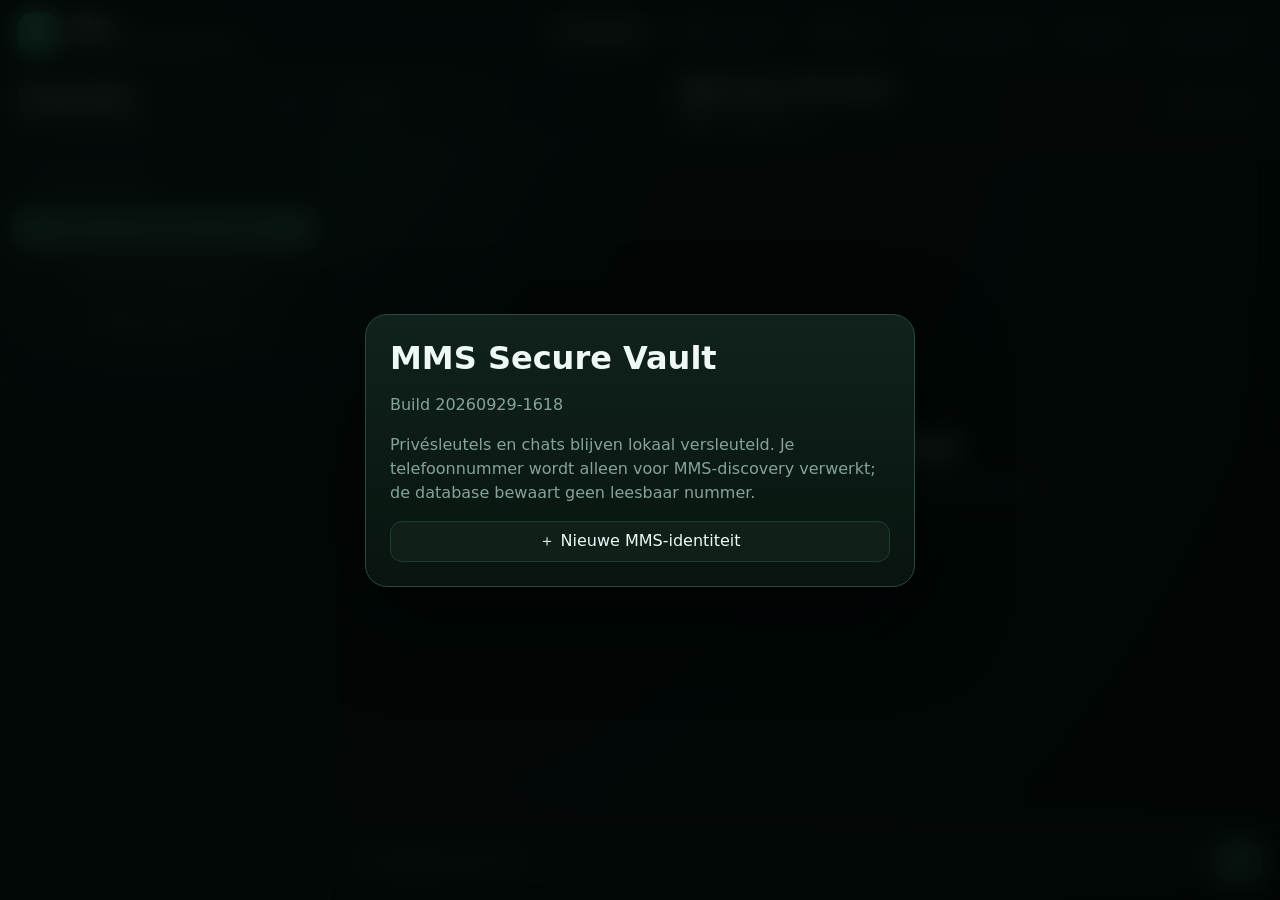
<file: index.html>
<!doctype html><html lang="nl"><head><meta charset="utf-8"><meta http-equiv="Content-Security-Policy" content="default-src 'self'; script-src 'self'; style-src 'self'; img-src 'self' data:; connect-src 'self' https://qpgiqpnkyxbajjyhrsyr.supabase.co; object-src 'none'; base-uri 'none'; form-action 'self'; frame-ancestors 'none'"><meta name="viewport" content="width=device-width,initial-scale=1"><meta name="theme-color" content="#07110f"><meta name="apple-mobile-web-app-capable" content="yes"><meta name="apple-mobile-web-app-status-bar-style" content="black-translucent"><meta name="apple-mobile-web-app-title" content="MMS"><meta name="mobile-web-app-capable" content="yes"><title>MMS — Mattheüs Messaging Service</title><link rel="manifest" href="./manifest.webmanifest?v=20261005-1630"><link rel="icon" href="./icon.svg?v=20261005-1630"><link rel="apple-touch-icon" href="./icon.svg?v=20261005-1630"><link rel="stylesheet" href="./styles.css?v=20261005-1630"><script>
(async()=>{try{
  const K='mms_runtime_reset_20261005_1630';
  if(!localStorage.getItem(K)){
    localStorage.setItem(K,'1');
    if('serviceWorker' in navigator){const rs=await navigator.serviceWorker.getRegistrations();await Promise.all(rs.map(r=>r.unregister()));}
    if('caches' in window){const ks=await caches.keys();await Promise.all(ks.filter(k=>k.startsWith('mms-')).map(k=>caches.delete(k)));}
    const u=new URL(location.href);u.searchParams.set('mmsbuild','20261005-1630');location.replace(u.toString());return;
  }
}catch(e){console.warn('MMS runtime refresh:',e)}
})();
</script><script src="./mms-stability.js?v=20261005-1630"></script><script src="./mms-security2.js?v=20261005-1630"></script><script src="./mms-calls3.js?v=20261005-1630"></script><script type="module" src="./app.js?v=20261005-1630"></script><script type="module" src="./mms-access3.js?v=20261005-1630"></script><script type="module" src="./mms-createfix.js?v=20261005-1630"></script></head><body>
<div id="app" class="app">
<header class="topbar"><div class="brand"><div class="logo">M</div><div><strong>MMS</strong><span>Mattheüs Messaging Service</span></div></div><div class="mobileTopActions"><button id="mobileInstallBtn" class="iconBtn hidden" aria-label="Installeer MMS">⇩</button><button id="mobileLockBtn" class="iconBtn" disabled aria-label="Vergrendel MMS">⌾</button></div><div class="actions"><button id="installBtn" class="btn hidden">Installeren</button><button id="inviteBtn" class="btn" disabled>MMS-contact</button><button id="guestBtn" class="btn" disabled>Secure Guest</button><button id="securityBtn" class="btn" disabled>Security</button><button id="lockBtn" class="btn" disabled>Vergrendel</button></div></header>
<main class="layout"><aside class="side"><section class="profile"><div class="profileLine"><div><div id="meName" class="me">Vergrendeld</div><div id="meInfo" class="sub">Geen actieve identiteit</div></div><button id="mobileInviteBtn" class="iconBtn mobileOnly" disabled aria-label="MMS-contact toevoegen">＋</button></div></section><section class="add"><input id="inviteInput" type="tel" inputmode="tel" autocomplete="tel" placeholder="+31612345678" disabled><button id="addInviteBtn" class="btn primary" disabled>Zoek op telefoonnummer</button><button id="inviteCodeBtn" class="btn" disabled>Invite-code gebruiken</button><div id="contactError" class="error"></div></section><div id="contacts" class="contacts"></div></aside>
<section class="chat"><div class="chatHead"><button id="mobileBackBtn" class="iconBtn mobileOnly" aria-label="Terug naar chats">‹</button><div class="chatIdentity"><div id="chatTitle" class="chatTitle">MMS Secure Messaging</div><div id="chatSecure" class="secure">🔒 E2EE is verplicht</div></div><div id="relayState" class="status"><i></i><span>relay controleren…</span></div></div><div id="messages" class="messages"><div class="empty"><h2>MMS</h2><p>Open een identiteit om beveiligde berichten te sturen.</p></div></div><form id="composer" class="composer"><input id="messageInput" autocomplete="off" placeholder="Versleuteld bericht…" disabled><button id="sendBtn" class="send" disabled>➤</button></form></section></main>
</div><nav id="mobileNav" class="mobileNav" aria-label="MMS navigatie"><button id="mobileChatsBtn" class="mobileNavBtn active"><span>◉</span><small>Chats</small></button><button id="mobileGuestBtn" class="mobileNavBtn" disabled><span>◇</span><small>Secure Guest</small></button><button id="mobileSecurityBtn" class="mobileNavBtn" disabled><span>⌾</span><small>Beveiliging</small></button></nav><div id="gate" class="overlay"></div><div id="modal" class="modal hidden"></div>
</body></html>
</file>
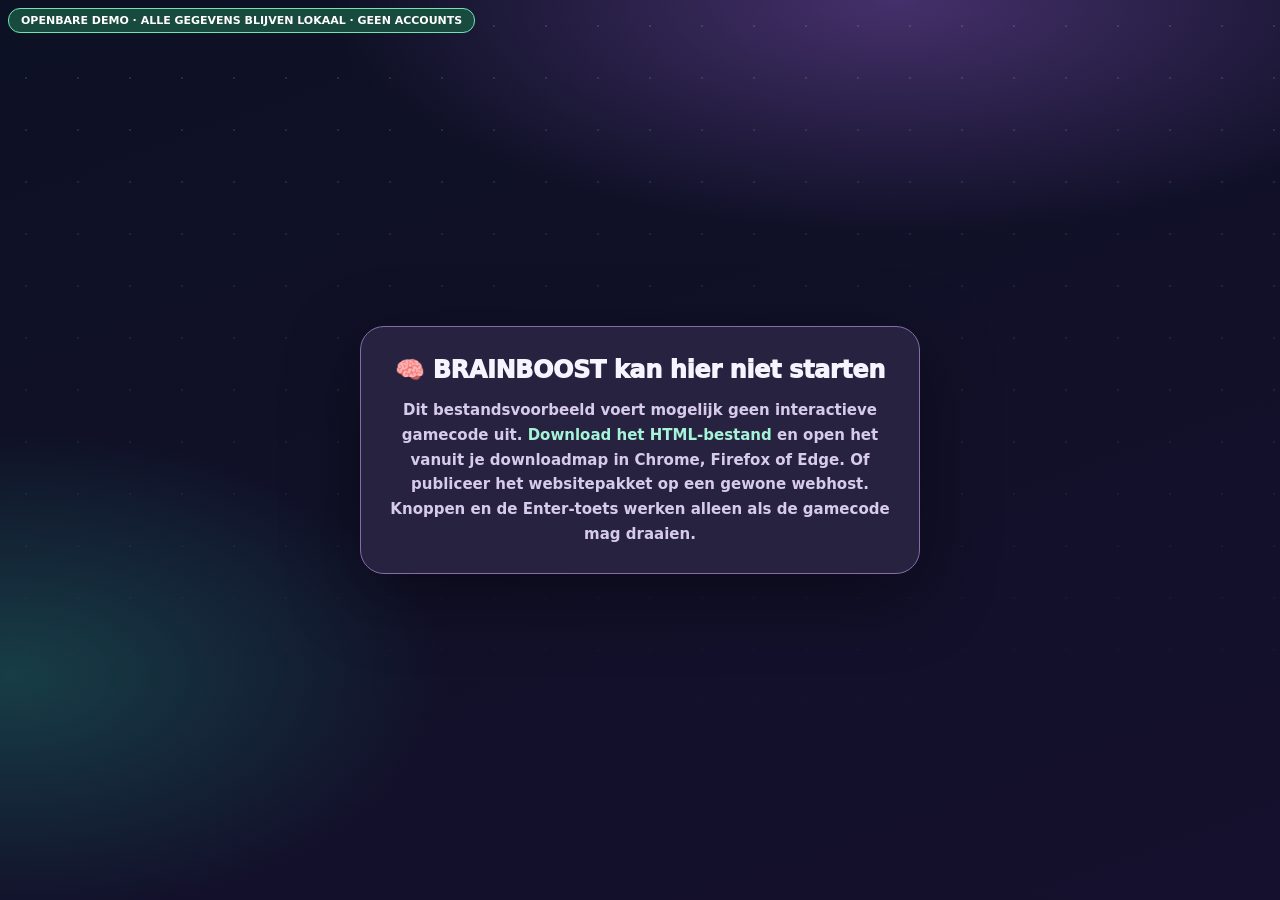
<file: brainboost-demo/index.html>
<!doctype html>
<html lang="nl">
<head>
<meta charset="utf-8">
<meta name="viewport" content="width=device-width,initial-scale=1,viewport-fit=cover">
<meta name="theme-color" content="#111022">
<meta name="description" content="BRAINBOOST 5.0 — Speelbare gastdemo: alleen je naam invullen en direct aan de slag, zonder inloggen.">
<title>BRAINBOOST 5.0 — Demo zonder inloggen</title>
<link rel="icon" href="data:image/svg+xml,%3Csvg xmlns='http://www.w3.org/2000/svg' viewBox='0 0 64 64'%3E%3Crect width='64' height='64' rx='16' fill='%234e347c'/%3E%3Ctext x='32' y='45' font-size='40' text-anchor='middle'%3E%F0%9F%A7%A0%3C/text%3E%3C/svg%3E">
<style>


:root{--bg:#0f1020;--panel:#1d1d35;--panel2:#252442;--line:#343454;--txt:#f6f5ff;--dim:#a4a4c4;--vio:#9973ff;--pink:#ff79c2;--mint:#74eac5;--sun:#ffc66b;--red:#f584a2}
*{box-sizing:border-box}body{margin:0;color:var(--txt);background:radial-gradient(ellipse 60% 44% at 70% 0%,#362562 0%,transparent 68%),radial-gradient(ellipse 40% 45% at 0% 80%,#13364d 0%,transparent 80%),var(--bg);font:600 15px/1.45 Nunito,system-ui;min-height:100vh}button,input,select{font:inherit}button{cursor:pointer}button:focus-visible,input:focus-visible,select:focus-visible{outline:3px solid #ffc66b;outline-offset:2px}button:disabled{opacity:.45;cursor:not-allowed}h1,h2,h3,p{margin:0}h1{font-size:clamp(27px,4vw,38px);font-weight:1000;letter-spacing:-.9px}h2{font-size:23px;font-weight:1000;letter-spacing:-.4px}h3{font-size:17px;font-weight:900}.muted{color:var(--dim)}.small{font-size:12px}.chip{display:inline-flex;align-items:center;gap:6px;border:1px solid #5b506e;background:#28213f;border-radius:99px;padding:5px 12px;color:#e6d7ff;font-size:12px;font-weight:900}.pill{background:#302a51;padding:8px 14px;border-radius:40px;font-size:13px;display:inline-flex;gap:6px;align-items:center}.shell{max-width:1440px;margin:auto;display:grid;grid-template-columns:235px minmax(0,1fr);min-height:100vh}.sidebar{border-right:1px solid #ffffff13;background:#1010219a;padding:28px 16px 22px;position:sticky;top:0;height:100vh;display:flex;flex-direction:column;gap:28px}.brand{padding:4px 12px;font-size:21px;font-weight:1000;letter-spacing:-.6px}.brand b{background:linear-gradient(95deg,#ac81ff,#fb7cc1);color:transparent;background-clip:text}.brand-icon{background:linear-gradient(145deg,#b47eff,#fa75bc);display:inline-grid;place-items:center;width:36px;height:36px;border-radius:12px;margin-right:6px;box-shadow:0 8px 23px #a365ff55}.nav{display:grid;gap:8px}.nav button{border:0;background:transparent;color:#a7a4c6;text-align:left;padding:13px 15px;border-radius:14px;font-weight:900;display:flex;gap:11px;align-items:center}.nav button.active{background:linear-gradient(105deg,#54368d,#392b68);color:white;box-shadow:inset 3px 0 #c294ff}.nav button:hover:not(.active){background:#ffffff0b;color:#fff}.sidefooter{margin-top:auto;padding:16px;border:1px solid #6651955c;border-radius:18px;background:linear-gradient(130deg,#322344,#1a2d40)}main{padding:30px clamp(18px,4vw,55px) 100px;min-width:0}.header{display:flex;align-items:center;justify-content:space-between;gap:15px;margin-bottom:26px}.header-right{display:flex;gap:9px;align-items:center;flex-wrap:wrap}.avatar{width:40px;height:40px;display:grid;place-items:center;border-radius:13px;background:linear-gradient(140deg,#ff83ca,#a473ff);font-size:22px}.eyebrow{font-size:12px;color:#cbaeff;font-weight:1000;letter-spacing:1.6px;text-transform:uppercase;margin-bottom:6px}.sub{color:var(--dim);margin-top:5px}.layout{display:grid;grid-template-columns:minmax(0,1.55fr) minmax(290px,.9fr);gap:19px;margin:22px 0}.stack{display:grid;gap:18px}.card{background:linear-gradient(150deg,#24233cf0,#1b1b31f0);border:1px solid #45406280;border-radius:23px;padding:22px;box-shadow:0 15px 32px #00000023;min-width:0}.card-title{display:flex;justify-content:space-between;align-items:center;gap:12px;margin-bottom:16px}.card-title a{color:#c69bff}.button{border:0;border-radius:14px;padding:12px 19px;color:white;background:linear-gradient(105deg,#835dff,#bf65e7);font-weight:1000;box-shadow:0 8px 20px #8060f433;transition:transform .16s,filter .16s;display:inline-flex;gap:8px;align-items:center;justify-content:center}.button:hover{transform:translateY(-2px);filter:brightness(1.1)}.button.alt{background:#383454;box-shadow:none;border:1px solid #5f557f}.button.green{background:linear-gradient(105deg,#2abf9d,#40b4cf)}.button.ghost{background:transparent;color:#cbc0ee;box-shadow:none;border:1px solid #514969}.button.danger{background:#4a243c;color:#ffb6cb;box-shadow:none}.button.sm{font-size:12px;padding:8px 13px;border-radius:11px}.bar{height:13px;background:#16152d;border-radius:100px;overflow:hidden;box-shadow:inset 0 2px 4px #0004}.bar>div{height:100%;background:linear-gradient(90deg,#a16fff,#f17db5);border-radius:inherit;transition:width .55s cubic-bezier(.2,.8,.2,1);position:relative}.bar>div:after{content:'';position:absolute;inset:0;background:linear-gradient(90deg,transparent,#ffffff5d,transparent);animation:shine 3s infinite}.progress-num{font-size:29px;font-weight:1000;letter-spacing:-1px}.space{display:flex;justify-content:space-between;align-items:center;gap:8px}.brain-card{position:relative;overflow:hidden;text-align:center;background:radial-gradient(circle at 50% 35%,#5d3c86,#2a244b 60%,#222342);border:1px solid #685298;min-height:360px;display:flex;flex-direction:column;align-items:center;justify-content:center;gap:5px}.brain-card:before{content:'✦  ·   ✧    ·   ✦';position:absolute;top:25px;left:30px;color:#e5b4ff99;letter-spacing:30px;animation:twinkle 4s infinite}.brain-card:after{content:'';position:absolute;inset:auto 0 0;height:70px;background:linear-gradient(transparent,#4c376255);pointer-events:none}.mascot{width:min(265px,80%);margin:7px auto -10px;filter:drop-shadow(0 15px 26px #cd5ff266);animation:float 3.3s ease-in-out infinite;transform-origin:center}.mascot.jump{animation:jump .7s cubic-bezier(.2,.9,.2,1)}.brain-name{font-size:24px;font-weight:1000}.brain-caption{color:#dccbea;font-size:13px;max-width:245px}.health{margin-top:12px;width:86%;display:flex;gap:10px;align-items:center;color:#e6dff5;font-size:12px}.health .bar{flex:1;height:9px}.health .bar>div{background:linear-gradient(90deg,#59cdb4,#9afaaf)}.goal-list{display:grid;gap:11px}.goal{display:flex;gap:13px;align-items:center;background:#2a2945aa;border:1px solid #494467;border-radius:16px;padding:13px}.goal.done{border-color:#3c927b7d;background:#21483c66}.goal-icon{flex:0 0 45px;height:45px;border-radius:14px;background:#3a335d;display:grid;place-items:center;font-size:23px}.goal-info{min-width:0;flex:1}.goal-title{font-weight:1000;font-size:15px}.goal-info .bar{height:7px;margin-top:9px}.goal-side{display:flex;flex-direction:column;align-items:flex-end;gap:5px}.goal-side .button{white-space:nowrap}.statrow{display:flex;gap:9px;flex-wrap:wrap}.statbox{flex:1;min-width:110px;background:#2c2947;padding:15px;border-radius:14px}.statbox strong{font-size:21px;font-weight:1000;display:block}.statbox span{font-size:11px;color:var(--dim);font-weight:900}.upcoming{display:grid;gap:10px}.eventline{display:flex;gap:12px;align-items:center;padding:10px 4px;border-bottom:1px solid #ffffff12}.eventline .time{font-size:12px;width:64px;color:#bcadf9;font-weight:1000}.eventbar{height:38px;width:4px;border-radius:5px;background:var(--vio)}.eventline>div:nth-last-child(1){min-width:0}.tag{font-size:11px;background:#393254;padding:3px 9px;border-radius:20px;color:#c4b1e7}.weekday-strip{display:grid;grid-template-columns:repeat(7,minmax(0,1fr));gap:6px;margin:20px 0}.weekday{border:1px solid #47405e;color:#d8d0f2;background:#25223c;border-radius:16px;padding:12px 0;display:grid;gap:3px;text-align:center;justify-items:center}.weekday b{font-size:20px}.weekday small{font-size:11px}.weekday.selected{background:#8059e8;border-color:#bd91ff;color:white}.week-head{display:flex;gap:12px;align-items:center;justify-content:space-between}.empty{text-align:center;padding:24px;color:#a6a2c8;border:1px dashed #555071;border-radius:16px}.calendar-list{display:grid;gap:10px}.calendar-event{display:flex;gap:14px;border:1px solid #514966;background:#292641;padding:16px;border-radius:16px;align-items:center}.calendar-event .actions{margin-left:auto;display:flex;gap:6px}.iconbtn{border:1px solid #605779;background:#35304e;color:#e6dcfa;border-radius:10px;padding:6px 10px;font-weight:900}.charts{display:grid;grid-template-columns:repeat(7,1fr);align-items:end;gap:12px;height:160px;margin-top:15px}.chartcol{height:100%;display:flex;flex-direction:column;justify-content:flex-end;align-items:center;gap:7px}.chartbar{width:100%;max-width:47px;min-height:6px;border-radius:9px 9px 4px 4px;background:linear-gradient(0deg,#7151d6,#e474cf);box-shadow:0 0 15px #d26bd43a}.chartcol span{font-size:11px;color:#bbb4d6}.badges{display:grid;grid-template-columns:repeat(auto-fit,minmax(125px,1fr));gap:12px;margin-top:14px}.achievement{background:#292743;border:1px solid #514568;border-radius:17px;padding:18px 10px;text-align:center}.achievement .aicon{font-size:35px}.achievement.locked{filter:grayscale(.95);opacity:.55}.achtitle{font-weight:1000;margin-top:7px;font-size:13px}.achdesc{font-size:11px;color:var(--dim);margin-top:5px}.goal-manager{display:grid;gap:12px}.manager-line{display:flex;gap:12px;align-items:center;padding:14px;background:#272540;border-radius:14px;border:1px solid #494465}.manager-line .actions{margin-left:auto;display:flex;gap:7px}dialog{border:1px solid #7862ab;background:linear-gradient(140deg,#2a2545,#1b1d34);border-radius:24px;color:var(--txt);box-shadow:0 35px 100px #050512bc;width:min(480px,calc(100% - 28px));padding:0}dialog::backdrop{background:#060614c9;backdrop-filter:blur(5px)}.modalinner{padding:26px;display:grid;gap:14px}.field{display:grid;gap:6px}.field label{font-size:13px;font-weight:1000;color:#c9bfec}.field input,.field select{background:#15172a;border:1px solid #554d78;border-radius:12px;color:var(--txt);width:100%;padding:11px 13px;outline:none}.field input:focus,.field select:focus{border-color:#b38aff}.formrow{display:grid;grid-template-columns:1fr 1fr;gap:12px}.formactions{display:flex;justify-content:flex-end;gap:10px;margin-top:10px;flex-wrap:wrap}.notice{font-size:12px;color:#b8aed5}.onboard{min-height:100vh;max-width:900px;margin:auto;display:flex;flex-direction:column;justify-content:center;padding:30px}.onboard-head{text-align:center;margin-bottom:26px}.presetgrid{display:grid;grid-template-columns:repeat(auto-fit,minmax(200px,1fr));gap:10px}.preset{padding:18px;border:1px solid #51456b;border-radius:16px;background:#262440;color:var(--txt);text-align:left;display:flex;gap:10px;align-items:center}.preset.selected{border-color:#ab89ff;background:#403260}.preset .picon{font-size:26px}.onboard .card{max-width:860px;width:100%;margin:auto}.onboard-btn{display:flex;justify-content:space-between;align-items:center;gap:9px;margin-top:24px}.toast{position:fixed;z-index:100;top:22px;left:50%;transform:translate(-50%,-140px);padding:15px 24px;background:linear-gradient(110deg,#5d3ab5,#bf62bb);border:1px solid #d1a2ff;color:white;border-radius:17px;font-size:16px;font-weight:1000;box-shadow:0 15px 45px #0008;transition:transform .35s;pointer-events:none}.toast.show{transform:translate(-50%,0)}.confetti{position:fixed;z-index:99;left:50%;top:32%;width:10px;height:15px;border-radius:3px;pointer-events:none;animation:confetti .95s ease-out forwards}.mobile-nav{display:none}.xpfloat{position:fixed;pointer-events:none;z-index:200;top:35%;left:50%;color:#ffee8f;font-size:31px;font-weight:1000;text-shadow:0 6px 20px #000;animation:xp .95s forwards}@keyframes float{50%{transform:translateY(-10px)}}@keyframes twinkle{50%{opacity:.2}}@keyframes jump{0%,100%{transform:scale(1)}45%{transform:translateY(-25px) scale(1.12)}}@keyframes shine{0%{transform:translateX(-100%)}100%{transform:translateX(100%)}}@keyframes confetti{100%{transform:translate(var(--tx),var(--ty)) rotate(var(--rot));opacity:0}}@keyframes xp{100%{transform:translate(-50%,-100px);opacity:0}}@media(max-width:1050px){.layout{grid-template-columns:1fr 1fr}.goal{flex-wrap:wrap}.goal-side{margin-left:auto}}@media(max-width:780px){.shell{display:block}.sidebar{display:none}main{padding:20px 15px 100px}.mobile-nav{display:flex;position:fixed;bottom:0;left:0;right:0;justify-content:space-around;background:#151528f5;border-top:1px solid #62547e;padding:9px 5px max(11px,env(safe-area-inset-bottom));z-index:60;backdrop-filter:blur(15px)}.mobile-nav button{border:0;background:transparent;color:#9992b5;font-size:11px;font-weight:900;display:flex;flex-direction:column;align-items:center;gap:1px;padding:5px 8px}.mobile-nav button.active{color:#caa9ff}.mobile-nav button span{font-size:22px}.layout{grid-template-columns:1fr}.header{flex-wrap:wrap}.card{padding:17px}.brain-card{min-height:330px}.weekday-strip{gap:3px}.weekday{padding:11px 1px}.weekday b{font-size:16px}.week-head{flex-wrap:wrap}.formrow{grid-template-columns:1fr}.goal{flex-wrap:nowrap}.goal-side .button{font-size:11px;padding:8px 9px}.header-right .pill{font-size:11px;padding:7px}.statbox{min-width:90px}}
@media(prefers-reduced-motion:reduce){*,*:before,*:after{animation-duration:.01ms!important;transition-duration:.01ms!important}}

/* BRAINBOOST 2.1 — the game layer */
:root{--panel:#1f1e38;--panel2:#292644;--vio:#a87dff;--mint:#7bf2d0;--sun:#ffd27b}
body{background:radial-gradient(ellipse 55% 40% at 77% -3%,#3a245f9c,transparent 80%),radial-gradient(ellipse 38% 42% at 0% 90%,#14384d88,transparent 85%),#111022;}
body:before{content:"";position:fixed;inset:0;z-index:-1;opacity:.12;pointer-events:none;background-image:radial-gradient(#fff 1px,transparent 1px);background-size:52px 52px;mask-image:linear-gradient(to bottom,#000,transparent 90%)}
.sidebar{background:#111023e0}.brand{display:flex;align-items:center;font-size:18px;white-space:nowrap;gap:3px}.brand-icon{flex-shrink:0}.v2tag{margin-left:2px;color:#7ef0cf;background:#183c4e;border-radius:7px;padding:2px 4px;font-weight:1000}
.nav{gap:7px}.nav button{transition:background .2s,transform .2s}.nav button:hover{transform:translateX(2px)}.nav button.active{box-shadow:inset 3px 0 #e5b0ff,0 5px 23px #703aff1b}
.header{margin-bottom:20px}.header h1{font-size:clamp(26px,3.6vw,38px)}.header-right{justify-content:flex-end}.avatar{box-shadow:0 7px 24px #a673ff55}
.hero-banner{border:1px solid #9a75e77a;border-radius:22px;overflow:hidden;position:relative;background:linear-gradient(110deg,#55368c,#4c3270 45%,#224b5c);padding:22px 28px;display:flex;align-items:center;justify-content:space-between;gap:20px;box-shadow:0 15px 42px #45216c45}.hero-banner h2{margin-top:10px;font-size:clamp(19px,2.5vw,27px)}.hero-banner p{margin-top:5px;color:#e2d6ff}.floating-stars{font-size:32px;animation:float 3s infinite;white-space:nowrap;color:#cfffdf}.layout{grid-template-columns:minmax(0,1.52fr) minmax(305px,.95fr);align-items:start;margin-top:18px}
.card{background:linear-gradient(145deg,#262440ed,#1c1c34f2);border-color:#55507670;box-shadow:0 16px 40px #08071942;transition:border-color .2s}.card-title{align-items:center}.card-title h2{line-height:1.2}.card h2{font-size:21px}
.goal{transition:background .25s,border-color .25s,transform .2s}.goal:hover{transform:translateY(-1px);border-color:#8c76ac}.goal.skipped{opacity:.63}.goal .bar{height:7px;margin-top:8px}.goal-side{min-width:97px}.goal-side .button{white-space:nowrap}.goal-footer{display:flex;gap:9px;flex-wrap:wrap;margin-top:14px}.minor-btn{border:0;background:none;color:#a99ebd;font-weight:800;font-size:11px;padding:0 6px}.minor-btn:hover{color:white}.mini-success{font-size:10px;color:#87edca;font-weight:900}.section-separator{margin-top:19px;padding-top:17px;border-top:1px solid #ffffff14}.section-separator h3{font-size:15px}
.bibi-card{min-height:397px;background:radial-gradient(ellipse at 50% 35%,#7450ad77,#372959 49%,#25243f 100%);border-color:#8464b2;isolation:isolate}.brain-card:before{display:none}.brain-card:after{height:65px}.brain-badge{position:relative;z-index:3;display:inline-flex;border:1px solid #9681c6;background:#35264d;padding:6px 14px;border-radius:100px;font-size:12px;font-weight:1000;color:#ebd9ff}.room-ceiling{position:absolute;top:23px;left:28px;color:#ffcafa8c;font-size:20px;letter-spacing:24px;animation:twinkle 5s infinite}.brain-stars{position:absolute;top:70px;right:26px;color:#f4cefa88;font-size:18px;animation:float 4s infinite}.room-item{position:absolute;right:15px;bottom:76px;font-size:55px;transform:rotate(-10deg);z-index:2;filter:drop-shadow(0 9px 6px #130f2055)}.mascot{width:min(265px,89%);height:auto;max-height:265px;overflow:visible;margin:9px auto -8px;filter:drop-shadow(0 13px 25px #d76fbe6a);animation:float 3.3s ease-in-out infinite}.mascot.stage-4{filter:drop-shadow(0 0 30px #c2d3ff7c)}.mascot-body{animation:breathe 4s ease-in-out infinite;transform-origin:50% 85%;transform-box:fill-box}.mascot-arm{animation:armwave 2.6s ease-in-out infinite;transform-origin:100% 20%;transform-box:fill-box}.brain-eyes{transform-origin:50% 50%;transform-box:fill-box;animation:blink 5s infinite}.mascot.is-tired{filter:grayscale(.19)}.brain-name{font-size:26px;margin-top:6px}.brain-caption{line-height:1.45}.evo-meter{position:relative;z-index:2;display:flex;justify-content:space-between;width:88%;margin-top:11px;font-size:11px;font-weight:900;color:#d8c5eb}.health{position:relative;z-index:2}.bibi-card.compact{min-height:340px}
@keyframes breathe{50%{transform:scale(1.035,.985)}}@keyframes blink{0%,92%,100%{transform:scaleY(1)}94%{transform:scaleY(.08)}}@keyframes armwave{50%{transform:rotate(5deg)}}
.statrow{display:grid;grid-template-columns:repeat(2,minmax(0,1fr))}.statbox{min-width:0}.reward-button{width:100%;margin-top:15px;background:linear-gradient(110deg,#e07ec4,#9a75ff,#f0a871);box-shadow:0 9px 32px #b165e459}.reward-button:not(:disabled){animation:rewardpulse 3s infinite}.reward-button:disabled{opacity:.5}.reward-button:hover{filter:brightness(1.12)}@keyframes rewardpulse{50%{box-shadow:0 8px 34px #a775ff90}}
.panel-grid{display:grid;grid-template-columns:minmax(0,1.3fr) minmax(290px,.9fr);gap:18px;align-items:start}.panel-grid .stack{gap:18px}.week-head b{font-size:14px}.weekday{border-radius:13px}.weekday i{font-style:normal;font-size:7px;height:5px;color:#a887f7}.weekday.today-mark:not(.selected){border-color:#a888f7}.calendar-event{gap:12px}.calendar-event>div:nth-child(2){min-width:0}.calendar-event .eventbar{flex:0 0 5px}.event-buttons{display:flex;flex-wrap:wrap;gap:4px;max-width:180px;justify-content:end}.event-note{font-size:12px;color:#c8b2df;margin-top:4px}.done-check{color:#75edbc;border-color:#75edbc}.exam-row,.report-row{display:flex;align-items:center;justify-content:space-between;gap:13px;padding:14px 0;border-bottom:1px solid #ffffff15}.exam-row:last-child,.report-row:last-child{border-bottom:0}.exam-row .button{white-space:nowrap}.report-row b{color:#d4bcff;text-align:right}.tips{display:grid;gap:13px;margin-top:16px;color:#cdc3eb}.tips p{padding-left:8px;border-left:3px solid #8264a8;font-size:13px}.field select,.field textarea{background:#15172a;border:1px solid #554d78;border-radius:12px;color:var(--txt);width:100%;padding:11px 13px;outline:none}.field textarea{resize:vertical;font:inherit}.focus-panel .timer-display{font-size:clamp(48px,6vw,68px)}.timer-box{background:linear-gradient(120deg,#38275f,#242e56);border:1px solid #7462a1;border-radius:19px;padding:19px;display:grid;justify-items:center;gap:10px;margin-top:17px}.timer-display{font-size:48px;font-family:'Space Grotesk',Nunito,monospace;font-weight:700;font-variant-numeric:tabular-nums;letter-spacing:2px;color:#d8c9ff;text-shadow:0 0 20px #9a7dff75}.timer-box.compact{padding:10px;margin-top:12px}.timer-box.compact .timer-display{font-size:33px}.timer-actions{display:flex;gap:9px}.focus-modes{display:flex;gap:6px;margin:15px 0;flex-wrap:wrap}.focus-chip{border:1px solid #65547c;background:#2c2646;border-radius:10px;padding:9px 10px;color:#b6abd0;font-size:12px;font-weight:1000}.focus-chip.active{background:#7654d5;color:white;border-color:#b48aff}.focus-chip:disabled{opacity:.35}.focus-compact .card-title{margin-bottom:8px}
.quest-hero{display:flex;align-items:center;justify-content:space-between;gap:22px;min-height:160px;background:linear-gradient(118deg,#4e2e80,#272d60,#23515b);margin-bottom:18px;border-color:#745ab1}.quest-hero h2{font-size:clamp(22px,2.5vw,29px);max-width:530px}.quest-hero p{margin-top:10px}.quest-hero-art{font-size:75px;filter:drop-shadow(0 15px 15px #0006);animation:float 3.3s infinite}.mission-card{display:flex;align-items:center;gap:13px;background:#292643;border:1px solid #4c476e;border-radius:17px;padding:14px;margin-bottom:10px}.mission-card.claimed{background:#244b427c;border-color:#378c7c}.mission-icon{width:46px;height:46px;flex:0 0 46px;border-radius:16px;background:#403563;display:grid;place-items:center;font-size:23px}.mission-text{flex:1;min-width:0}.mission-text b{font-size:15px}.mission-text p{margin:3px 0 8px}.mission-progress{display:flex;align-items:center;gap:9px}.mission-progress span{font-size:11px;color:#d1b9ec;white-space:nowrap}.mission-progress .bar{height:7px;flex:1}.mission-reward{display:flex;flex-direction:column;align-items:flex-end;gap:4px;min-width:92px}.mission-reward span{font-size:12px;font-weight:1000;color:#f7d1f0}.mission-reward .button{padding:6px 10px;font-size:11px}.treasure-card{text-align:center;background:radial-gradient(circle at 40% 0%,#7046ae99,#30254a 65%,#232440);border-color:#9d6dcb}.treasure-card .bar{margin:10px 0}.treasure-symbol{font-size:80px;display:block;animation:float 3s infinite;filter:drop-shadow(0 16px 18px #ff6fca55)}.treasure-card h2{margin-bottom:11px}.treasure-card p{color:#d1c5e9;font-size:13px;margin-bottom:16px}.treasure-card .space{margin:7px 0}
.shop-grid{display:grid;grid-template-columns:repeat(2,minmax(0,1fr));gap:11px}.shop-item{display:flex;flex-direction:column;gap:7px;align-items:center;text-align:center;border:1px solid #504567;border-radius:16px;background:#2a2544;padding:16px 10px}.shop-item.equipped{background:#244a427d;border-color:#5fe4b0}.shop-emoji{font-size:45px;filter:drop-shadow(0 7px 8px #110d2266)}.shop-item strong{font-size:13px}.shop-item p{flex:1;font-size:11px}.shop-item .button{width:100%;padding:8px 6px}.evolutions{display:grid;gap:8px;margin-top:15px}.evolution{display:flex;align-items:center;gap:13px;padding:12px;background:#302746;border:1px solid #6b5684;border-radius:14px}.evolution>span{font-size:24px}.evolution>div:nth-child(2){flex:1}.evolution.locked{opacity:.49;filter:grayscale(.7)}
.stats-grid{display:grid;grid-template-columns:repeat(4,minmax(0,1fr));gap:12px;margin-bottom:17px}.statbox.big{padding:20px;border:1px solid #514666;background:linear-gradient(145deg,#2d254c,#222340);border-radius:19px}.statbox.big strong{font-size:clamp(19px,3vw,28px)}.chartbar.neutral{background:#665c7e!important;box-shadow:none}.charts.tall{grid-template-columns:repeat(14,minmax(0,1fr));height:160px;gap:6px}.charts.tall .chartcol span{font-size:10px}.heatmap{display:grid;grid-template-columns:repeat(10,1fr);gap:7px;margin-top:17px}.heat{width:100%;aspect-ratio:1;border-radius:7px;background:#302943;border:1px solid #483e65}.heat.perfect{background:#71ecc6;border-color:#b0ffe7}.heat.medium{background:#a88aff;border-color:#d4bfff}.heat.low{background:#765688}.heat.rest{background:#ffcd83}.heat.future{opacity:.2}.heat-legend{display:flex;align-items:center;gap:7px;margin-top:12px;font-size:10px;color:#c3b3de}.heat-legend .heat{width:13px;height:13px}.week-progress{margin-top:14px}.week-progress .bar{margin-top:9px;height:9px}.week-progress strong{font-size:13px}.goal-manager-item{display:flex;align-items:center;gap:12px;background:#2a2745;border:1px solid #514667;padding:12px;border-radius:16px}.goal-manager-item .goal-icon{flex:0 0 43px}.goal-manager-item b{font-size:14px}.setting-row{display:flex;justify-content:space-between;gap:12px;align-items:center;padding:15px 0;border-bottom:1px solid #ffffff12}.setting-row:last-child{border-bottom:0}.setting-row .button{flex-shrink:0}.app-footer{text-align:center;margin:45px 0 0;font-size:12px;color:#9188ab}.app-footer span{color:#be9cff}
.level-reveal,.chest-reveal{text-align:center;display:grid;justify-items:center;gap:11px}.chest-reveal .treasure-icon{font-size:100px;animation:float 2s infinite}.big-gradient{font-size:42px;font-weight:1000;background:linear-gradient(90deg,#8aefc2,#ffd9a5,#e49cff);background-clip:text;color:transparent}.level-reveal h2{font-size:36px;color:#ffe2a6}.chest-reveal h2{font-size:29px}.level-reveal p,.chest-reveal p{max-width:340px}.level-reveal .formactions,.chest-reveal .formactions{justify-content:center}
.onboard-bg{min-height:100vh;display:grid;place-items:center;padding:32px 15px;background:radial-gradient(ellipse at 50% -20%,#583388a6,transparent 70%)}.onboard-card{width:min(650px,100%);border:1px solid #896eb8;border-radius:28px;padding:25px clamp(18px,5vw,39px);background:linear-gradient(140deg,#27213fdc,#1c2038f4);box-shadow:0 30px 95px #0007}.onbrand{display:flex;align-items:center;gap:9px;font-weight:1000;font-size:18px}.onbrand span{font-size:11px;color:#8bffcb}.stepper{display:flex;gap:8px;margin:19px 0}.stepper span{height:5px;border-radius:5px;background:#56436f;flex:1}.stepper .active{background:linear-gradient(90deg,#a984ff,#81f0cf)}.on-hero{text-align:center;margin:10px 0 23px}.on-hero h1{font-size:clamp(28px,5vw,37px);line-height:1.15}.on-hero p{margin:12px auto;max-width:460px}.on-mascot{display:flex;justify-content:center}.on-mascot .mascot{margin:0 0 -7px;width:180px}.grad-text{background:linear-gradient(90deg,#a988ff,#fe9ed5,#86f2d6);color:transparent;background-clip:text}.color-choices{display:flex;gap:13px;margin:10px 0}.color-opt{border:3px solid transparent;border-radius:50%;height:41px;width:41px}.color-opt.selected{outline:3px solid #fff;outline-offset:3px}.preset-list{display:grid;gap:9px;margin:15px 0}.preset{padding:12px 16px}.preset>span{font-size:27px}.preset>div{flex:1}.preset>i{font-weight:1000;font-style:normal;font-size:19px}.preset.picked{background:#423365;border-color:#b28aff}.on-perks{display:flex;justify-content:center;gap:7px;flex-wrap:wrap;margin:14px 0}.on-perks span{background:#3d3258;border-radius:99px;padding:7px 13px;font-size:12px}.onboard-btn{margin-top:20px}
@media(max-width:1100px){.panel-grid{grid-template-columns:1fr}.stats-grid{grid-template-columns:repeat(2,minmax(0,1fr))}.hero-banner{padding:20px}.layout{grid-template-columns:1fr}.bibi-card{min-height:360px}}
@media(max-width:780px){.mobile-nav{gap:0;padding:7px 2px max(8px,env(safe-area-inset-bottom))}.mobile-nav button{flex:1;min-width:0;padding:4px 0;font-size:9px;line-height:1.2}.mobile-nav button span{font-size:19px}.header{gap:9px}.header-right{justify-content:flex-start}.header h1{font-size:29px}.hero-banner{padding:16px}.floating-stars{font-size:20px}.hero-banner .chip{font-size:10px}.hero-banner h2{font-size:21px}.hero-banner p{font-size:12px}.goal{gap:9px;padding:11px}.goal-icon{flex:0 0 39px;height:39px;font-size:20px}.goal-title{font-size:13px}.goal-info{flex-basis:130px}.goal-side{min-width:79px}.goal-side .button{padding:7px 9px;font-size:10px}.mission-card{gap:8px;padding:10px}.mission-icon{flex:0 0 38px;width:38px;height:38px;font-size:18px}.mission-text b{font-size:13px}.mission-reward{min-width:75px}.mission-reward .button{font-size:10px}.calendar-event{flex-wrap:wrap}.event-buttons{width:100%;max-width:none;justify-content:flex-end}.stats-grid{gap:7px}.statbox.big{padding:13px}.statbox.big strong{font-size:18px}.statbox.big span{font-size:10px}.shop-grid{grid-template-columns:repeat(2,minmax(0,1fr))}.quest-hero-art{font-size:48px}.hero-banner .floating-stars{display:none}}
@media(max-width:420px){.card{padding:13px}.formrow{grid-template-columns:1fr}.weekday{padding:9px 0}.weekday b{font-size:14px}.week-head{gap:5px}.week-head b{font-size:12px}.week-head .button{padding:7px 8px;font-size:10px}.goal{flex-wrap:wrap}.goal-info{flex-basis:calc(100% - 55px)}.goal-side{margin-left:49px;width:calc(100% - 49px);flex-direction:row;align-items:center}.goal-side .button{flex:1}.goal-footer .button{font-size:10px}.hero-banner .chip{padding:4px 8px}.header-right .pill{padding:6px}.onboard-card{padding:19px}.shop-grid{gap:7px}.shop-item{padding:13px 5px}.shop-item strong{font-size:12px}}
@media(prefers-reduced-motion:reduce){.mascot,.mascot-body,.brain-eyes,.mascot-arm,.reward-button,.floating-stars{animation:none!important}}

@keyframes breathe{0%,100%{transform:scale(var(--evo,1))}50%{transform:scale(calc(var(--evo,1) * 1.035),calc(var(--evo,1) * .985))}}


/* BRAINBOOST 2.1 — first run clarity and friendly, auditable streaks */
.hero-banner.hide-for-guide,.quiet-start{display:none!important}
.onboard-card{width:min(660px,100%)}.on-step-label{display:flex;justify-content:space-between;gap:10px;font-size:12px;color:#b7a5e7;margin-top:17px}.on-step-label strong{color:#e6dbff}.stepper{margin:9px 0 18px}.on-hero-compact{margin:3px 0 18px}.on-hero-compact .on-mascot .mascot{width:145px}.on-hero-compact p{margin:9px auto;font-size:14px}.on-how{display:grid;grid-template-columns:repeat(3,1fr);gap:8px;margin:12px 0 18px}.on-how>div{border:1px solid #675488;border-radius:13px;background:#392c57;padding:9px;display:flex;flex-direction:column;align-items:center;gap:5px;font-size:19px}.on-how b{font-size:12px;text-align:center}.onboard-card .field input#onname{font-size:17px;font-weight:900;padding:14px 15px;border-color:#9776c2}.enter-hint{color:#c8b6e6;text-align:right;font-size:12px;margin:8px 0}.enter-hint kbd{font:900 11px/1.5 monospace;border:1px solid #86709f;background:#48375f;border-radius:5px;padding:2px 5px;color:#f4e9ff}.on-tip{padding:13px 15px;background:#2d3351;border:1px solid #6d749b70;border-radius:14px;color:#dad7fb;font-size:13px;line-height:1.5;margin:13px 0}.on-selected{font-size:13px;color:#86efc9;font-weight:900}.on-instructions{display:grid;gap:11px;margin:15px 0}.on-instructions>div{display:flex;align-items:center;gap:13px;background:#302a4d;border:1px solid #705b91;border-radius:15px;padding:12px 13px}.on-instructions>div>span{flex:0 0 34px;height:34px;border-radius:50%;background:linear-gradient(125deg,#8d64ff,#52c9b2);display:grid;place-items:center;font-weight:1000}.on-instructions b{display:block;font-size:14px}.on-instructions p{font-size:12px;color:#cbbfe3;margin-top:2px}.onboard-btn{display:flex;gap:10px}.onboard-btn .on-next{flex:1}.help-trigger{border:1px solid #8874ae;color:#efe4ff;font-size:18px;font-weight:1000;cursor:pointer}.help-trigger:hover{filter:brightness(1.12)}.streak-head{border:1px solid #8b6182;color:#ffe5f1;font-weight:900;cursor:pointer}.streak-head:hover{background:#55334e}.streak-head-arrow{font-size:11px;opacity:.7}
.getting-started{margin-bottom:15px;background:linear-gradient(118deg,#3d3173 0%,#263d56 100%);border-color:#9685df}.start-top{display:flex;justify-content:space-between;align-items:center;gap:8px}.start-dismiss{font-size:12px}.start-head{display:flex;align-items:center;justify-content:space-between;gap:16px;margin:8px 0 16px}.start-head h2{font-size:clamp(21px,2.3vw,26px)}.start-head p{font-size:13px;color:#ddd5fa;margin-top:7px}.start-bubble{font-size:40px}.start-steps{display:grid;grid-template-columns:repeat(3,minmax(0,1fr));gap:9px}.start-step{background:#1e254b77;border:1px solid #8279a88c;border-radius:13px;padding:11px;display:flex;gap:8px;align-items:start}.start-step>span{background:#674faf;border-radius:50%;width:24px;height:24px;flex:0 0 24px;display:grid;place-items:center;font-size:12px;font-weight:1000}.start-step.current{border-color:#75eccc;background:#1f4a5670}.start-step b{font-size:12px;display:block;line-height:1.25}.start-step small{display:block;font-size:11px;color:#c5bde9;margin-top:4px;line-height:1.35}.start-actions{display:flex;flex-wrap:wrap;gap:9px;margin-top:15px}.start-actions .button{font-size:12px;padding:10px 13px}.hero-banner{min-height:94px;padding:14px 20px}.hero-banner h2{margin-top:5px}.hero-banner p{font-size:12px}.hero-banner .hero-cta{white-space:nowrap;border-color:#c8a6e0}.goal-highlight{outline:3px solid #80efd2;outline-offset:3px;scroll-margin-top:22px;animation:goalhighlight 1.6s ease}.goal-highlight .goal:first-of-type{border-color:#7ef4c7}@keyframes goalhighlight{0%,100%{box-shadow:0 0 0 #8ad9c000}50%{box-shadow:0 0 27px #75f1cd88}}
.streak-card{background:linear-gradient(135deg,#332645,#222c46);border:1px solid #9777a5}.streak-card .card-title{margin-bottom:8px}.help-round{width:30px;height:30px;border-radius:50%;background:#49385e;color:#e9d3ff;border:1px solid #8d6c9c;font-weight:900}.streak-main{display:flex;justify-content:space-between;gap:10px;align-items:center}.streak-main strong{font-size:40px;letter-spacing:-2px;line-height:1.1;color:#ffe0a4}.streak-main strong small{font-size:14px;letter-spacing:0;font-weight:800;color:#ded1ef}.streak-flame{font-size:42px;filter:drop-shadow(0 6px 12px #df8d7470)}.streak-status{font-size:12px;line-height:1.5;color:#d9cbed;min-height:39px;margin:9px 0 13px}.streak-status.done{color:#8ff6c5}.streak-status.paused{color:#ffe0a7}.streak-week{display:grid;grid-template-columns:repeat(7,minmax(0,1fr));gap:6px}.streak-day{text-align:center;background:#2a2a47;border:1px solid #55516e;border-radius:11px;padding:8px 2px;min-width:0}.streak-day small{display:block;font-size:10px;color:#afa7c5;font-weight:900}.streak-day b{display:grid;place-items:center;margin:5px auto 0;width:26px;height:26px;border-radius:50%;background:#443858;font-size:16px}.streak-day.done{border-color:#47b898;background:#1b53495c}.streak-day.done b{background:#38a98e;color:#f2fff8}.streak-day.missed b{background:#613449;color:#ffb4c5}.streak-day.paused b{color:#ffdb9a;background:#68543e}.streak-day.current-day{box-shadow:inset 0 -2px #dcc3ff}.streak-milestone{margin:17px 0 8px;font-size:12px}.streak-milestone strong{color:#ffe4a3}.streak-card .bar>div{background:linear-gradient(90deg,#f8b86d,#fe7dac)}.streak-footer{display:flex;justify-content:space-between;gap:10px;margin:14px 0 4px;font-size:11px;color:#d3c0e2}.weekly-tip{border-top:1px solid #ffffff16;font-size:11px;color:#bddfd3;padding-top:11px;margin-top:10px;line-height:1.5}.streak-claim{font-size:12px;margin-top:13px}.streak-link{display:block;margin:12px 0 0 auto;background:none;border:0;color:#d6b5ff;font-size:12px;font-weight:900}.streak-link:hover{text-decoration:underline}.stats-streak-intro{display:grid;grid-template-columns:minmax(0,1fr) minmax(0,1.1fr);align-items:stretch;gap:18px;margin-bottom:18px}.stats-streak-intro>.card{height:100%}.stats-streak-rules>p{font-size:13px;line-height:1.55;margin:10px 0}.stats-streak-rules .report-row{padding:11px 0;font-size:13px}.stats-streak-rules .notice{margin:14px 0}.help-modal>h2{margin:8px 0}.help-modal>.muted{margin-bottom:12px}.help-list{display:grid;gap:10px;margin:12px 0}.help-list>div{background:#322c4e;border:1px solid #524b78;border-radius:13px;padding:12px 13px;font-size:13px}.help-list b{color:#f5e8ff}.help-list p{margin-top:5px;color:#c7bce1;font-size:12px}.extras-card{opacity:.96}
@media(max-width:1100px){.stats-streak-intro{grid-template-columns:1fr}}
@media(max-width:780px){.start-steps{grid-template-columns:1fr}.start-step{padding:9px 11px}.start-step small{margin-top:2px}.start-head{margin-bottom:13px}.hero-banner{flex-wrap:wrap;gap:10px}.hero-banner .hero-cta{padding:8px 12px}.start-bubble{font-size:30px}.streak-week{gap:4px}.streak-day{padding:5px 1px}.streak-day b{width:23px;height:23px}.streak-main strong{font-size:34px}.start-actions .button{flex:1}.on-how{gap:6px}.on-how b{font-size:11px}}
@media(max-width:420px){.on-instructions>div{padding:10px}.on-hero-compact .on-mascot .mascot{width:125px}.on-how>div{padding:7px 4px}.on-selected{font-size:12px}.start-head h2{font-size:20px}.start-actions .button{font-size:11px}.streak-status{font-size:11px}.streak-footer{flex-wrap:wrap}.stats-streak-rules{padding:15px}}


/* 2.1.1 — Browsers that block scripts can now display a readable explanation. */
#script-check{display:grid;place-items:center;min-height:100vh;padding:24px;position:relative;z-index:4}
.compat-note{max-width:560px;background:#27223f;border:1px solid #876caa;border-radius:24px;padding:26px;text-align:center;color:#f6f5ff;box-shadow:0 20px 75px #0006}
.compat-note h2{margin:0 0 10px;font-size:24px}.compat-note p{font-size:15px;color:#d7cbea;line-height:1.65}
.compat-note strong{color:#a5f4d9}


/* Brainboost 2.2 — Adventure and gamefeel */
:root{--vio:#9b7bff;--pink:#ff86d5;--mint:#80efd0}
body{background:radial-gradient(ellipse 48% 30% at 58% 0%,#4a29799c 0%,transparent 85%),radial-gradient(ellipse 60% 50% at 90% 65%,#152b52aa,transparent 84%),var(--bg)}
.shell main{max-width:1380px}
.sidebar{background:#100f22d4}
.sidebar .brand{letter-spacing:-.9px}
.button:active{transform:translateY(0) scale(.96)}
.goal{transition:transform .22s ease,border-color .22s ease,box-shadow .22s ease}
.goal:hover{border-color:#8a6ac8;transform:translateY(-1px)}
.goal-highlight{outline:3px solid #88efc2!important;box-shadow:0 0 0 6px #88efc233!important}
.goal.done{box-shadow:inset 4px 0 #57d9aa}
.bibi-card{background:radial-gradient(circle at 50% 36%,#9267d570,#4a325e7d 53%,#1f2548 100%);border:1px solid #8c69d4}
.bibi-card .brain-name{margin-top:3px}
.bibi-card .mascot{filter:drop-shadow(0 24px 18px #e66ee04a)}
.buddy-talk{position:relative;z-index:2;border-radius:13px;border:1px solid #aa8dc280;background:#292340c9;color:#e9dcff;font-size:12px;line-height:1.45;max-width:270px;padding:9px 13px;margin:3px 10px 7px;box-shadow:0 7px 18px #0905214d}
.buddy-pop{animation:buddy-pop .35s ease-out}
@keyframes buddy-pop{0%{transform:scale(.88);opacity:.4}70%{transform:scale(1.045)}100%{transform:scale(1);opacity:1}}
.buddy-hifive{background:linear-gradient(95deg,#643fdc,#9b57d9);font-size:12px;padding:8px 16px;margin:2px auto 8px;box-shadow:0 6px 18px #8058cf66;border:1px solid #ab81f3}
.bibi-card .health{margin-top:10px}
.day-quest{margin:0 0 18px;padding:23px 25px 18px;background:radial-gradient(ellipse 56% 90% at 100% 0%,#42c9b644,transparent),linear-gradient(110deg,#482776,#303d79 68%,#20585f);border:1px solid #8f7ce4;box-shadow:0 19px 48px #120b3f52,inset 0 1px 0 #ffffff33;overflow:hidden;position:relative}
.day-quest:after{content:'✦  ✧   ✦';position:absolute;right:24px;top:43px;font-size:19px;color:#d7eaff8a;letter-spacing:20px;pointer-events:none}
.quest-topline{display:flex;justify-content:space-between;align-items:center;gap:12px;margin-bottom:13px;position:relative;z-index:2}
.quest-topline .eyebrow{color:#baffeb;margin:0}.quest-topline .chip{background:#1b274c88;color:#f6ebff;border-color:#ffffff40}
.quest-main{display:flex;align-items:center;justify-content:space-between;gap:16px;position:relative;z-index:2}
.quest-leading{display:flex;align-items:center;gap:16px;min-width:0}.quest-leading h2{font-size:clamp(20px,2.6vw,29px);line-height:1.2}.quest-leading p{color:#ddd6f7;font-weight:700;font-size:13px;margin-top:5px;max-width:460px}
.quest-emblem{font-size:39px;display:grid;place-items:center;flex:0 0 62px;height:62px;background:#ffffff24;border:1px solid #ffffff4f;box-shadow:inset 0 1px 0 #fff3,0 4px 20px #ad9fff35;border-radius:18px;animation:float 3s ease-in-out infinite}
.quest-big-cta{flex-shrink:0;max-width:275px;text-align:center;min-height:49px;white-space:normal;padding:10px 16px;box-shadow:0 13px 28px #0ca89766}
.quest-steps{display:grid;grid-template-columns:repeat(3,minmax(0,1fr));gap:9px;margin:19px 0 11px;position:relative;z-index:2}
.quest-step{display:grid;grid-template-columns:30px minmax(0,1fr);grid-template-rows:auto auto;align-items:center;gap:0 7px;background:#17204963;border:1px solid #c5bbff42;border-radius:13px;padding:10px;min-width:0;color:#b9b7d5}
.quest-step>span{grid-row:span 2;display:grid;place-items:center;border-radius:9px;width:30px;height:30px;background:#332c62;font-weight:1000;font-size:14px;color:#d9c6ff}
.quest-step>b{font-size:12px;white-space:nowrap;overflow:hidden;text-overflow:ellipsis;color:#f7f3ff}
.quest-step>small{font-size:11px;color:#c9bfe1}
.quest-step.reached{border-color:#7aeacba6;background:#215b6580;color:white}
.quest-step.reached>span{background:linear-gradient(130deg,#8afadd,#c1ff8a);color:#183b45}
.day-bottom{display:flex;align-items:center;justify-content:space-between;gap:10px;margin-top:11px;position:relative;z-index:2}
.day-bottom>div{display:flex;align-items:center;gap:10px;flex-wrap:wrap}
.day-bottom .muted{color:#e8def8}
.day-bottom .minor-btn{color:#d8f8ef;text-decoration:underline;text-underline-offset:3px}
.star-pips{display:inline-flex;gap:3px;color:#685a8e;font-size:18px}
.star-pips span.lit{color:#fff1a9;filter:drop-shadow(0 0 7px #ffdc7e8a)}
.reward-pulse{border:1px solid #d8b46a60;background:linear-gradient(125deg,#302748,#262a46)}
.reward-progress{display:flex;gap:15px;align-items:center}
.reward-progress strong{font-size:14px}
.gift-symbol{flex:0 0 62px;height:62px;display:grid;place-items:center;font-size:37px;border:1px solid #f9d09a7b;background:linear-gradient(135deg,#624183,#554269);border-radius:18px;box-shadow:0 5px 16px #ad8eff4f;animation:float 3.8s infinite}
.reward-full{width:100%;margin-top:14px}.reward-dots{display:flex;gap:7px;margin-top:10px}
.reward-dot{width:21px;height:8px;border:1px solid #705b79;border-radius:99px;background:#1a1730}
.reward-dot.fill{background:#ffe0a3;box-shadow:0 0 9px #ffc86b75}
.score-mini{background:#29253e}
.tiny-focus-action{display:flex;gap:8px;align-items:center;flex-wrap:wrap;margin:12px 0}
.tiny-focus-action .button{background:linear-gradient(115deg,#16ac9d,#31b4c1)}
.journey-card{margin-bottom:19px;background:radial-gradient(ellipse at 85% 0%,#8a60db48,transparent 55%),#24233e;overflow:hidden;border:1px solid #685fa5}
.journey-description{margin-bottom:18px}
.path-line{display:grid;grid-template-columns:repeat(6,minmax(0,1fr));position:relative;gap:7px;z-index:0;margin-top:8px}
.path-line:before{content:'';position:absolute;z-index:-1;left:8%;right:8%;top:26px;height:4px;background:linear-gradient(90deg,#85e3c4,#a27bff,#4f4872);border-radius:30px}
.path-node{text-align:center;min-width:0;display:grid;justify-items:center;gap:6px;position:relative}
.path-orb{width:55px;height:55px;border-radius:18px;display:grid;place-items:center;background:linear-gradient(135deg,color-mix(in srgb,var(--world-color) 45%,#282345),#25243e);box-shadow:0 6px 16px #0003;border:1px solid var(--world-color);font-size:27px;transition:transform .22s ease}
.path-node.playing .path-orb{transform:translateY(-4px) scale(1.08);box-shadow:0 0 28px color-mix(in srgb,var(--world-color) 55%,transparent),0 4px 15px #0003}
.path-node.locked .path-orb{filter:grayscale(.85);opacity:.48;border-color:#6a6381}
.path-node.locked{opacity:.75}
.path-node b{font-size:11px;color:#f2eaff;line-height:1.2}
.path-node small{font-size:10px;color:#bcb3d0}
.app-footer{opacity:.75}
@media(max-width:900px){.quest-main{flex-wrap:wrap}.quest-big-cta{max-width:none;width:100%}}
@media(max-width:780px){.day-quest{padding:15px}.quest-leading{gap:10px}.quest-leading h2{font-size:21px}.quest-leading p{font-size:12px}.quest-emblem{flex:0 0 48px;height:48px;font-size:29px}.quest-topline .chip{font-size:10px;padding:5px 7px}.quest-step{padding:7px 5px;grid-template-columns:21px 1fr;gap:0 4px}.quest-step>span{width:21px;height:26px;border-radius:8px;font-size:11px}.quest-step>b{font-size:10px}.quest-step>small{font-size:9px}.day-bottom .muted{font-size:10px}.path-line{grid-template-columns:repeat(3,minmax(0,1fr));row-gap:20px}.path-line:before{display:none}.path-orb{width:49px;height:49px}.bibi-card .buddy-talk{max-width:300px}}
@media(max-width:390px){.quest-emblem{display:none}.quest-steps{gap:4px}.quest-step{padding:6px 4px}.quest-step>span{display:none}.quest-step{grid-template-columns:1fr}.quest-step>b{font-size:10px}}
@media(prefers-reduced-motion:reduce){.quest-emblem,.gift-symbol{animation:none!important}}


/* BRAINBOOST 3.0 — premium arcade layer. Offline, no external dependencies. */
:root{--mint:#79efc7;--vio:#a785ff;--panel:#211d39;--panel2:#2d254a}
body{background:radial-gradient(circle at 77% -18%,#63388b66 0,transparent 43%),radial-gradient(circle at 4% 70%,#123d5369 0,transparent 36%),#0e1023}
.card{border-color:#70609455;box-shadow:0 16px 45px #0707163d,inset 0 1px #fff1}
.sidebar{background:linear-gradient(180deg,#18162f 0%,#131226 85%)}
.brand b{font-size:21px}
.button{transition:transform .16s ease,box-shadow .16s ease,filter .16s ease}
.button:active{transform:scale(.97)}
.v3-dashboard-hero{position:relative;overflow:hidden;min-height:340px;display:grid;grid-template-columns:minmax(0,1.3fr) minmax(230px,.85fr);gap:16px;padding:28px 28px;background:radial-gradient(ellipse 54% 95% at 84% 40%,#7543a76b,transparent 92%),linear-gradient(115deg,#292044,#211a39 62%,#352552);border:1px solid #b18afa6b}
.v3-dashboard-hero:before{content:'';position:absolute;inset:0;background:linear-gradient(100deg,transparent,#ffffff08 45%,transparent 55%);pointer-events:none}
.hero-stars{position:absolute;top:20px;right:50px;font-size:26px;color:#f4cfff9c;letter-spacing:24px;animation:twinkle 5s linear infinite}
.v3-hero-left{position:relative;z-index:1;display:flex;flex-direction:column;justify-content:center;align-items:flex-start;gap:14px}
.v3-hero-left h2{font-size:clamp(27px,3.1vw,41px);line-height:1.08;letter-spacing:-1px;max-width:650px}
.v3-hero-left>p{color:#cfc2e8;max-width:565px;line-height:1.65}
.v3-hero-left>.eyebrow{margin:0}
.hero-scores{display:flex;gap:8px;flex-wrap:wrap}
.hero-scores span{border:1px solid #b298eb4c;background:#ffffff0e;border-radius:99px;padding:6px 11px;font-size:12px}
.v3-primary-action{padding:14px 23px;font-size:14px;text-align:left}
.hero-footnote{color:#b5a4d0;font-size:11px}
.v3-hero-brain{position:relative;display:flex;flex-direction:column;align-items:center;justify-content:center;gap:2px;z-index:1}
.v3-hero-bibi{filter:drop-shadow(0 14px 30px #ff79c15f);max-height:220px}.v3-hero-bibi .mascot{width:220px;max-width:100%;height:220px;margin:auto}
.v3-hero-speech{font-size:12px;border-radius:16px;padding:10px 13px;background:#fff;box-shadow:0 7px 22px #0a061d5a;color:#55406c;text-align:center;max-width:210px;position:relative}
.v3-quickstats{display:grid;grid-template-columns:repeat(3,minmax(0,1fr));gap:14px;margin:14px 0 22px}
.v3-quickstat{padding:16px;display:flex;flex-direction:column;gap:5px;min-height:115px}
.v3-quickstat>span{font-size:12px;color:#bdacd8;font-weight:900}
.v3-quickstat>b{font-size:21px;line-height:1.1;color:#f7f3ff}
.v3-quickstat small{font-size:11px;color:#b8a6d1}.v3-quickstat .bar{height:8px}
.v3-duo{display:grid;grid-template-columns:minmax(0,1.34fr) minmax(300px,.88fr);gap:18px}
.v3-duo>.stack{min-width:0}
.v3-dashboard-lower .boss-card{order:0}
.boss-card{padding:22px;background:linear-gradient(155deg,#292244,#1c1c35)}
.boss-card-head{display:flex;justify-content:space-between;gap:8px;align-items:start}.boss-card-head .eyebrow{color:#ffc0da}
.boss-card-head h2{font-size:22px;margin:3px 0}
.boss-stage{height:190px;margin:14px 0;position:relative;overflow:hidden;border-radius:20px;background:radial-gradient(ellipse at 50% 72%,color-mix(in srgb,var(--boss-theme),transparent 63%),transparent 63%),linear-gradient(140deg,#171832,#272244);display:flex;align-items:center;justify-content:center;isolation:isolate}
.boss-stage:after{content:'';position:absolute;bottom:-25%;left:15%;right:15%;height:55%;border:1px solid #c7a2ed65;border-radius:50%;background:#ad7bf01a;transform:rotateX(60deg);z-index:-1}
.boss-halo{position:absolute;width:180px;height:180px;border:1px dashed #ffcbfa88;border-radius:50%;box-shadow:0 0 40px #c985e534;animation:spin 18s linear infinite}
.boss-monster{font-size:93px;filter:drop-shadow(0 14px 10px #09071a99);animation:bossfloat 3s ease-in-out infinite;position:relative;z-index:2}
.boss-attack{position:absolute;bottom:8px;left:0;right:0;text-align:center;font-size:12px;font-weight:900;color:#ffe4fa;z-index:2}
.hp-label{display:flex;justify-content:space-between;font-size:12px;font-weight:900;margin:0 0 6px}.hp-label span{color:#e3c4e0}
.boss-health{height:13px;background:#141327;border:1px solid #6e526d;border-radius:12px;overflow:hidden}.boss-health>div{height:100%;transition:width .6s;box-shadow:0 0 22px var(--boss-theme)}
.boss-help{margin:13px 0;line-height:1.5}.boss-cta{width:100%;margin-top:4px}.victory-tag{border-radius:12px;padding:12px;background:#1e564748;color:#9affd0;font-weight:900}
@keyframes spin{to{transform:rotate(360deg)}}@keyframes bossfloat{0%,100%{transform:translateY(5px) rotate(-4deg)}50%{transform:translateY(-10px) rotate(5deg)}}
.arena-intro,.world-welcome{margin-bottom:20px;display:flex;justify-content:space-between;align-items:center;gap:18px}.arena-intro{display:block}
.arena-intro h2,.world-welcome h2{font-size:clamp(23px,3vw,30px);line-height:1.16;margin-bottom:7px}.arena-intro p,.world-welcome p{color:#c9bfdc;max-width:650px}
.boss-full .boss-stage{height:270px}.boss-full .boss-monster{font-size:125px}.boss-full .boss-halo{width:220px;height:220px}
.damage-grid{display:grid;grid-template-columns:repeat(3,1fr);gap:8px;margin:16px 0}.damage-grid>div{border-radius:14px;background:#ffffff0c;padding:11px 7px;display:grid;text-align:center;gap:2px}
.damage-grid b{font-size:18px}.damage-grid span{font-size:11px;color:#e5daff}.damage-grid small{font-size:10px;color:#b6a9d0}
.boss-choices{display:grid;gap:9px;margin-top:15px}.boss-choice{width:100%;text-align:left;display:flex;align-items:center;gap:13px;background:#ffffff08;border:1px solid #52416c;border-radius:16px;padding:12px;color:inherit}.boss-choice.chosen{border:2px solid #a18df7;background:#654b962b}.boss-choice:disabled{opacity:.7}.boss-choice-emoji{font-size:29px;width:45px;text-align:center}.boss-choice>span:nth-child(2){display:grid;gap:3px;flex:1}.boss-choice small{font-size:11px;color:#bcb0d6}.boss-choice:hover:not(:disabled){background:#8272d226}
.v3-instructions{display:grid;gap:13px;margin:16px 0}.v3-instructions>div{display:flex;gap:13px;align-items:start}.v3-instructions>div>span{flex:0 0 32px;height:32px;display:grid;place-items:center;border-radius:12px;background:#9770ff;color:white;font-weight:1000}.v3-instructions p{color:#cfc5de;font-size:13px}.v3-instructions p strong{color:white}
.v3-inline-buttons{display:flex;gap:8px;flex-wrap:wrap;margin-top:12px}.v3-missionline{padding:12px 0;border-bottom:1px solid #ffffff10;display:flex;gap:12px;justify-content:space-between;align-items:center}.v3-missionline:last-child{border:0}.v3-missionline>div{min-width:0;flex:1}.v3-missionline .bar{width:90px}
.world-main{padding:12px}.world-scene{position:relative;height:300px;overflow:hidden;background:radial-gradient(ellipse at 50% 75%,color-mix(in srgb,var(--scene-color),transparent 76%),transparent 75%),linear-gradient(165deg,#232547,#262247);border-radius:18px;isolation:isolate}
.world-sun{position:absolute;right:13%;top:13%;width:95px;height:95px;background:#f9e9b4;border-radius:50%;box-shadow:0 0 65px #e5c8ff75}
.world-cloud{position:absolute;background:#ffffff25;width:120px;height:34px;border-radius:40px;left:9%;top:14%;animation:cloudmove 10s ease-in-out infinite alternate}.world-cloud.two{left:70%;top:36%;transform:scale(.6);animation-delay:-4s}
.world-island{position:absolute;left:17%;top:40%;width:66%;height:54%;background:#8b69a4;clip-path:polygon(2% 13%,98% 13%,82% 55%,61% 98%,42% 96%,15% 60%);filter:drop-shadow(0 20px 20px #000a)}
.world-plate{position:absolute;left:0;right:0;top:0;height:55%;border-radius:50%;background:linear-gradient(#a2f0a0,#53a590);border:6px solid #aff8c9}
.world-grass{position:absolute;left:6%;right:6%;top:5%;height:35%;border:1px solid #e4ffd366;border-radius:50%}
.world-tree{position:absolute;top:13%;font-size:39px;left:8%;filter:drop-shadow(0 5px 3px #155b4588)}.world-tree.tree-two{left:76%;top:22%;font-size:30px}
.world-bibi{position:absolute;z-index:3;left:35%;top:-13%;width:150px;filter:drop-shadow(0 9px 14px #3920539e)}.world-bibi .mascot{height:146px;width:146px}
.world-building{position:absolute;font-size:35px;z-index:4;filter:drop-shadow(0 5px 3px #0008)}
.world-spark{position:absolute;color:#ffdbff;font-size:30px;animation:twinkle 3s ease-in-out infinite}.world-spark.a{left:19%;top:20%}.world-spark.b{right:22%;top:8%;animation-delay:1.3s}
.world-scene-title{position:absolute;z-index:5;bottom:14px;left:18px;padding:6px 15px;border:1px solid #c1a9ef47;background:#17132aab;backdrop-filter:blur(9px);border-radius:99px;font-size:12px;font-weight:900}
.world-stats{display:flex;gap:12px;justify-content:space-around;flex-wrap:wrap;font-size:12px;color:#cac1e4;padding:12px 6px 4px}
.mini-world-art .world-scene{height:145px}.mini-world-art .world-scene .world-bibi{transform:scale(.6);transform-origin:50% 20%}.mini-world-art .world-scene .world-sun{transform:scale(.55)}.mini-world-art .world-scene-title{bottom:5px}
.next-island .button{margin-top:12px;width:100%}
.build-grid{display:grid;gap:10px;max-height:570px;overflow:auto}.build-item{border:1px solid #54436f;border-radius:16px;padding:12px;display:flex;align-items:center;gap:10px;background:#ffffff06}.build-item.built{border-color:#76c9aa69;background:#1f6c4d1a}.build-item>span:first-child{font-size:27px;flex:0 0 38px}.build-item>div{flex:1;min-width:0;display:grid;gap:3px}.build-item small{color:#baaed4;font-size:11px}.build-item>.button,.build-item>.chip{flex-shrink:0}
@keyframes cloudmove{to{translate:32px 3px}}
@media(max-width:1080px){.v3-dashboard-hero{grid-template-columns:minmax(0,1fr) minmax(190px,.7fr)}.v3-hero-left h2{font-size:30px}.v3-duo{grid-template-columns:minmax(0,1fr)}.v3-dashboard-lower{grid-template-columns:minmax(0,1fr) minmax(290px,.8fr)}}
@media(max-width:760px){.v3-dashboard-hero{grid-template-columns:1fr;gap:12px;padding:22px}.v3-hero-left h2{font-size:29px}.v3-hero-brain{display:grid;grid-template-columns:125px 1fr;gap:8px;align-items:center;text-align:left}.v3-hero-bibi .mascot{width:125px;height:125px}.v3-hero-speech{font-size:12px;max-width:none}.v3-hero-brain .button{grid-column:2;width:max-content;margin-top:-50px;align-self:end}.v3-quickstats{grid-template-columns:repeat(3,minmax(0,1fr));gap:7px}.v3-quickstat{padding:11px;min-height:95px}.v3-quickstat>b{font-size:15px}.v3-quickstat span{font-size:10px}.v3-dashboard-lower{grid-template-columns:1fr}.boss-stage{height:175px}.world-scene{height:260px}.arena-intro,.world-welcome{display:block}.world-welcome>.chip{margin-top:12px}}
@media(max-width:420px){.v3-dashboard-hero{padding:17px}.v3-hero-left h2{font-size:26px}.hero-scores{gap:5px}.hero-scores span{font-size:10px;padding:5px 7px}.v3-quickstat b{font-size:13px}.v3-hero-brain{grid-template-columns:110px 1fr}.v3-hero-bibi .mascot{width:110px;height:110px}.v3-hero-speech{padding:8px}.v3-quickstat small{font-size:9px}.damage-grid{gap:5px}.damage-grid b{font-size:14px}}
@media(prefers-reduced-motion:reduce){.boss-halo,.boss-monster,.world-cloud{animation:none!important}}

.v3-dashboard-lower>.stack{align-content:start;grid-auto-rows:max-content}
.world-switcher{display:flex;gap:7px;overflow:auto;padding:1px 0 15px;scrollbar-width:thin}.world-tab{flex-shrink:0;border-radius:99px;border:1px solid #625184;background:#ffffff09;color:#eee2ff;padding:8px 12px;font-size:12px;font-weight:900}.world-tab.chosen{background:linear-gradient(110deg,#7754cf,#b55fb8);border-color:#d8baff}.world-tab:disabled{opacity:.42;cursor:default}
.world-island{z-index:1}.world-bibi{left:42%;top:33%;z-index:3}.world-bibi .mascot{animation:float 3.3s ease-in-out infinite}
.boss-beast{position:relative;display:flex;flex-direction:column;align-items:center;justify-content:center;height:150px;width:170px;font-size:16px}.boss-beast .beast-hat{position:absolute;z-index:3;top:-10px;font-size:52px;filter:drop-shadow(0 5px 4px #0006)}.boss-beast .beast-body{position:relative;top:20px;width:130px;height:113px;display:flex;gap:27px;align-items:center;justify-content:center;border-radius:48% 48% 44% 44%;background:linear-gradient(140deg,#a17bf4,#643787);box-shadow:inset 10px 10px 24px #e8bbff4c,inset -10px -10px 15px #34205b6c,0 12px 25px #0007;border:5px solid #c69afb}.boss-beast.beast-mist .beast-body{background:linear-gradient(140deg,#b1e0fa,#6b8dc6);border-color:#c3f1ff}.boss-beast.beast-chaos .beast-body{background:linear-gradient(140deg,#60d9bf,#308b96);border-color:#a1fff0}.beast-eye{display:block;background:#251e40;border-radius:50%;height:14px;width:11px;position:relative;top:9px}.beast-eye:after{content:'';position:absolute;left:2px;top:2px;background:white;width:4px;height:4px;border-radius:50%}.beast-smile{position:absolute;left:49px;top:77px;width:34px;height:15px;border:0;border-bottom:5px solid #382247;border-radius:0 0 40px 40px}.beast-foot{position:absolute;background:#8052b6;width:27px;height:24px;border-radius:40%;bottom:-14px}.beast-foot.left{left:34px}.beast-foot.right{right:34px}
@media(max-width:680px){.boss-beast{transform:scale(.85)}}
/* BRAINBOOST 4.0: zelfstandig, leesbaar op laptop en telefoon */
:root{--panel:#23233d;--accent:#a77dff}
body{background-image:radial-gradient(ellipse 65% 38% at 70% 0%,#45306b 0%,transparent 68%),radial-gradient(ellipse 45% 36% at 1% 75%,#173d47 0%,transparent 75%),linear-gradient(160deg,#0d1124,#15102d)}
.button{touch-action:manipulation}
.v4-feature-strip{display:grid;grid-template-columns:repeat(3,minmax(0,1fr));gap:10px;margin:0 0 16px}
.v4-feature-strip>button{padding:15px 16px;border:1px solid #68578b;border-radius:16px;background:linear-gradient(120deg,#322a53,#24283e);color:#f9f5ff;text-align:left;font-weight:1000;display:flex;align-items:center;gap:12px;justify-content:space-between;transition:transform .15s,background .15s}
.v4-feature-strip>button:hover{transform:translateY(-2px);background:#463568}.v4-feature-strip>button span{font-size:12px;color:#cabbeb;font-weight:700}
.v4-hero-card{display:grid;grid-template-columns:minmax(0,1fr) 190px;gap:15px;align-items:center;padding:28px;border-radius:26px;border:1px solid #8268af;background:radial-gradient(ellipse at 93% 10%,#6843837a,transparent 55%),linear-gradient(120deg,#312954,#212943);margin-bottom:20px;min-width:0;overflow:hidden}
.v4-hero-card h2{font-size:clamp(25px,3.5vw,35px);line-height:1.13;margin:0 0 9px}.v4-hero-card p{max-width:690px;color:#ded4ee}.v4-hero-art{font-size:65px;text-align:center;filter:drop-shadow(0 11px 14px #06061799);animation:float 3.2s ease-in-out infinite}.v4-action-row{display:flex;gap:10px;flex-wrap:wrap;align-items:center;margin-top:18px}.v4-story-count{display:inline-block;margin:17px 0 8px;font-weight:1000;font-size:14px;color:#d2fdd8}
.v4-info{padding:15px 18px;margin-bottom:17px;border:1px solid #7b789a66;background:#232a46;border-radius:16px;color:#d6d6ed;font-size:13px;line-height:1.55}
.v4-info-panel{margin:18px 0}.v4-info-panel h2{margin-bottom:10px}.v4-info-panel .button{margin-top:14px}.v4-steps{display:grid;grid-template-columns:repeat(4,1fr);gap:8px;margin-top:12px}.v4-steps span{background:#343451;border:1px solid #52516c;border-radius:13px;padding:13px;font-size:12px;font-weight:800}
.v4-friend-grid,.v4-collection-grid{display:grid;grid-template-columns:repeat(2,minmax(0,1fr));gap:15px}.v4-friend-card .card-title{flex-wrap:wrap}.v4-friend-card h2{font-size:19px}.v4-score-grid{display:grid;grid-template-columns:1fr 1fr;gap:12px;margin:20px 0}.v4-score-grid>div{background:#15192fb3;border-radius:14px;border:1px solid #4d486c;padding:14px;min-width:0}.v4-score-grid span,.v4-score-grid b{display:block}.v4-score-grid span{font-size:12px;color:#c0b4d8;overflow:hidden;text-overflow:ellipsis}.v4-score-grid b{font-size:22px;margin:5px 0 13px}.v4-friend-actions{display:flex;gap:7px;flex-wrap:wrap;margin:14px 0}.v4-friend-card .small{line-height:1.5}.v4-empty-state{text-align:center;padding:36px 20px}.v4-empty-state>div{font-size:64px}.v4-empty-state h2{margin:7px}.v4-empty-state .button{margin-top:15px}
.v4-codebox{width:100%;background:#13182d;border:1px solid #7b72a7;border-radius:14px;color:#f9f3ff;padding:13px;font:600 12px/1.5 ui-monospace,Consolas,monospace;resize:vertical;overflow-wrap:anywhere}.v4-form{display:grid;gap:14px;margin-top:12px}.v4-form input,.v4-form select{min-height:46px}
.v4-story-list{display:grid;gap:13px}.v4-story-chapter{display:grid;grid-template-columns:90px minmax(0,1fr);gap:16px;align-items:start;position:relative}.v4-story-chapter.locked{opacity:.68}.v4-chapter-icon{width:78px;height:78px;display:grid;place-items:center;font-size:43px;border-radius:22px;background:linear-gradient(145deg,#4a3878,#2a3b57)}.v4-story-chapter.finished .v4-chapter-icon{background:linear-gradient(145deg,#275d4b,#277a7c)}.v4-story-chapter .eyebrow{font-size:10px}.v4-story-chapter h2{margin:5px 0 9px}.v4-story-chapter p{color:#ccc5df;font-size:14px;line-height:1.55}.v4-quote{margin:11px 0;color:#d6d1ff;font-size:13px;font-style:italic}.v4-chapter-meta{font-size:12px;color:#ded0fa;font-weight:800;margin-bottom:12px}.v4-story-chapter .button{margin-top:5px}
.v4-collection-card h2{font-size:20px}.v4-collection-card p{margin:3px 0}.v4-collect-icons{display:flex;flex-wrap:wrap;gap:9px;margin:20px 0}.v4-collect-icons span{display:grid;place-items:center;width:56px;height:56px;border:1px solid #6b568e;background:#3b2b55;border-radius:16px;font-size:27px}.v4-collect-icons span.missing{color:#8c859e;filter:grayscale(1);border-style:dashed;background:#201f34}.v4-collection-card .bar{margin-top:12px}
.v4-bibi-actions{display:flex;gap:7px;justify-content:center;flex-wrap:wrap;margin:12px auto 2px}.v4-bibi-actions .button{padding:8px 11px;font-size:12px}.v4-bond{font-size:12px;color:#f0d5ff;margin:7px 0}
@keyframes v4-dance{0%,100%{transform:rotate(0deg) translateY(0)}20%{transform:rotate(-12deg) translateY(-9px)}45%{transform:rotate(14deg) translateY(-16px)}70%{transform:rotate(-8deg) translateY(-7px)}}
@keyframes v4-breathe{0%,100%{transform:scale(1)}50%{transform:scale(1.07)}}
.mascot.v4-dancing{animation:v4-dance 1.25s ease-in-out!important}.mascot.v4-breathing{animation:v4-breathe 1.4s ease-in-out!important}
.v4-mobile-quick{display:none}
@media(max-width:1020px){.v4-feature-strip>button{display:block}.v4-feature-strip>button span{display:block;margin-top:3px}.v4-steps{grid-template-columns:repeat(2,minmax(0,1fr))}}
@media(max-width:760px){.v4-feature-strip{gap:7px}.v4-feature-strip>button{padding:11px;font-size:12px}.v4-feature-strip>button span{font-size:10px}.v4-hero-card{grid-template-columns:minmax(0,1fr);padding:21px}.v4-hero-art{display:none}.v4-friend-grid,.v4-collection-grid{grid-template-columns:1fr}.v4-story-chapter{grid-template-columns:54px minmax(0,1fr);gap:11px;padding:15px}.v4-chapter-icon{width:50px;height:50px;font-size:26px;border-radius:14px}.v4-score-grid b{font-size:18px}.v4-bibi-actions{max-width:310px}.v4-steps{grid-template-columns:1fr 1fr}.v4-hero-card h2{font-size:28px}}
@media(max-width:380px){.v4-feature-strip>button{font-size:11px;padding:8px}.v4-feature-strip>button span{font-size:9px}.v4-steps{grid-template-columns:1fr}}
@media(prefers-reduced-motion:reduce){.v4-hero-art,.mascot.v4-dancing,.mascot.v4-breathing{animation:none!important}}

.sidebar{overflow-y:auto;scrollbar-width:thin}

/* BRAINBOOST 5 — simplified game shell and editable Living World */
:root{--vio:#a78bff;--mint:#70ebbd;--gold:#ffc970}
.v5-tag{display:inline-flex;border:1px solid #8876cc;border-radius:99px;padding:5px 11px;background:#392b5d;color:#f5e6ff;font-size:12px;font-weight:900}
.v5-intro{padding:19px;background:#222840;border-radius:20px;border:1px solid #7163b2;display:flex;gap:18px;align-items:center;justify-content:space-between;margin-bottom:15px}
.v5-intro p{color:#c7c2de;margin-top:5px}.v5-intro-actions{display:flex;flex-wrap:wrap;gap:7px}
.v5-hero{position:relative;display:grid;grid-template-columns:minmax(0,1.35fr) minmax(220px,.72fr);gap:18px;padding:26px;border-radius:27px;border:1px solid #7965b5;background:radial-gradient(circle at 85% 10%,#9363dc44,transparent 55%),linear-gradient(120deg,#322a54,#1a3146);box-shadow:0 23px 60px #090c2588;overflow:hidden}
.v5-hero h2{font-size:clamp(25px,3.3vw,38px);line-height:1.18;margin:8px 0 10px}.v5-hero p{color:#d5cfe5;margin-bottom:15px;max-width:560px}.v5-hero .button{min-height:46px}.v5-hero-brain{position:relative;display:flex;align-items:center;flex-direction:column;justify-content:center;gap:4px;min-width:0}.v5-hero-brain .mascot{animation:v5-hover 4s ease-in-out infinite}.v5-talk{background:#ffffff18;border:1px solid #ffffff34;color:#fff4ff;padding:9px 12px;border-radius:17px;font-size:12px;text-align:center;max-width:240px}
.v5-daily-meter{display:flex;align-items:center;gap:11px;flex-wrap:wrap;margin:14px 0}.v5-mini-meter{height:9px;min-width:115px;flex:1;max-width:260px;background:#17162c;border-radius:99px;overflow:hidden}.v5-mini-meter i{display:block;height:100%;background:linear-gradient(90deg,#58dab7,#beffa5);border-radius:99px;transition:width .4s}
.v5-statline{display:grid;grid-template-columns:repeat(3,minmax(0,1fr));gap:11px;margin:13px 0 20px}.v5-stat{border:1px solid #5b557d;background:#242640;border-radius:16px;padding:15px}.v5-stat small{color:#bbb0d4;font-size:11px;display:block;margin-bottom:3px}.v5-stat strong{font-size:21px;display:block}.v5-main-grid{display:grid;grid-template-columns:minmax(0,1.45fr) minmax(300px,.85fr);gap:17px}.v5-main-grid .stack{align-content:start}.v5-goals{scroll-margin-top:16px}.v5-goals h2{font-size:21px}
.v5-nextlist{display:grid;gap:8px}.v5-next-event{display:flex;align-items:center;gap:11px;padding:10px 12px;background:#15172a;border:1px solid #363855;border-radius:13px}.v5-next-event time{font-weight:1000;color:#a8f1d9}
.v5-phase{display:inline-block;padding:5px 10px;background:#423556;border:1px solid #9e80c5;color:#f7d8ff;border-radius:99px;font-size:12px;font-weight:900}.v5-bosscompact{display:grid;grid-template-columns:auto 1fr;align-items:center;gap:13px}.v5-bosscompact .big{font-size:42px}.v5-bosscompact p{color:#bcb8d7;font-size:13px;margin-top:5px}
.v5-side-more{padding:7px 5px}.v5-side-more summary{cursor:pointer;color:#cdb9ff;padding:12px;border-radius:12px;font-weight:900;list-style:none}.v5-side-more[open] summary{background:#3d325e}.v5-side-more summary::-webkit-details-marker{display:none}.v5-side-more .nav{margin-top:6px}.v5-side-more button{font-size:13px;padding:8px 12px}
.v5-activity{border:1px solid #68558d;border-radius:17px;background:#2d2948;padding:17px;margin-top:15px}.v5-activity-actions{display:flex;gap:8px;flex-wrap:wrap;margin-top:12px}
.v5-map{position:relative;min-height:420px;border:1px solid #6c7095;border-radius:24px;overflow:hidden;padding:55px 16px 17px;background:linear-gradient(180deg,#74c9e8 0%,#c1e8ec 46%,#87d69a 47%,#409b80 100%);isolation:isolate}
.v5-map.night{background:linear-gradient(180deg,#101e4c,#303963 47%,#376a64 48%,#214d4c)}.v5-map:before{content:'';position:absolute;inset:0;background:radial-gradient(circle at 88% 13%,#ffea9caa 0 24px,transparent 26px),radial-gradient(circle at 8% 69%,#ffffff24,transparent 38%);z-index:-1}.v5-map.night:before{background:radial-gradient(circle at 88% 13%,#fff8c9cc 0 16px,transparent 19px),radial-gradient(circle at 20% 23%,#ffffff68 1px,transparent 2px);background-size:auto,46px 42px}
.v5-map-title{position:absolute;left:15px;top:14px;color:#152842;background:#e5fdf6c9;border-radius:99px;padding:7px 13px;font-weight:1000;font-size:12px}.v5-map.night .v5-map-title{color:#fff;background:#283254c9}.v5-map-bibi{position:absolute;top:5px;right:50px;width:110px;pointer-events:none;z-index:2;animation:v5-travel 7s ease-in-out infinite alternate}.v5-map-bibi .mascot{max-width:100%}
.v5-tile-grid{display:grid;grid-template-columns:repeat(5,minmax(0,1fr));gap:6px;position:relative;margin:62px auto 0;max-width:680px}.v5-tile{height:76px;min-width:0;display:flex;flex-direction:column;align-items:center;justify-content:center;gap:2px;border-radius:12px;border:1px solid #237357b0;background:linear-gradient(150deg,#9be6a0,#63bb91);box-shadow:inset 0 2px 0 #ffffff6b,0 3px 0 #36765a;transition:transform .15s}.v5-tile:hover:not(:disabled){transform:translateY(-3px);filter:brightness(1.1)}.v5-tile:nth-child(3n){background:linear-gradient(150deg,#c7ebb0,#75c39e)}.v5-tile:nth-child(5n){background:linear-gradient(150deg,#93d8aa,#53b9ac)}.v5-tile:focus-visible{outline:3px solid #27114c}.v5-tile>span{font-size:clamp(19px,3vw,34px);filter:drop-shadow(0 3px 1px #0003)}.v5-tile>small{color:#173f35;font-size:9px;font-weight:1000;max-width:100%;white-space:nowrap;overflow:hidden;text-overflow:ellipsis}.v5-tile.occupied{background:linear-gradient(135deg,#e8f2bc,#a9d0aa);border:2px solid #5b7f78}.v5-tile.selected{outline:3px solid #ffeb91;outline-offset:1px;transform:translateY(-3px)}.v5-map.night .v5-tile{filter:brightness(.7)}
.v5-buildlist{display:grid;gap:8px;max-height:445px;overflow:auto;padding-right:3px}.v5-builditem{border:1px solid #57557a;border-radius:14px;padding:12px;background:#23233b;display:flex;align-items:center;gap:8px}.v5-builditem>span{font-size:26px}.v5-builditem>div{flex:1;min-width:0}.v5-builditem small{display:block;color:#b8aecf;font-size:11px}.v5-builditem .button{padding:8px 10px;font-size:11px}.v5-editor-guide{border:1px dashed #8b83bb;padding:12px 14px;border-radius:14px;color:#e2d5f4;font-size:13px;margin:14px 0}.v5-editor-guide strong{color:#fff}.v5-world-card{padding:15px}.v5-world-shortcut{margin-top:10px;display:flex;align-items:center;justify-content:space-between;flex-wrap:wrap;gap:10px}
.v5-story-dialogue{display:grid;gap:10px}.v5-story-dialogue button{width:100%;text-align:left;padding:14px;border-radius:14px;border:1px solid #7864a5;background:#2d2a4c;color:#fff}.v5-story-dialogue button:hover{background:#41305d}.v5-choice-stamp{padding:13px;background:#2b4251;border-radius:12px;border:1px solid #479c9b;margin-bottom:14px}.v5-quest-path{display:grid;grid-template-columns:repeat(3,1fr);gap:8px}.v5-quest-path div{background:#242b46;border:1px solid #525f85;border-radius:13px;padding:12px;text-align:center}.v5-quest-path strong{display:block;font-size:21px}
@keyframes v5-hover{0%,100%{transform:translateY(0) rotate(-2deg)}50%{transform:translateY(-10px) rotate(3deg)}}
@keyframes v5-travel{from{transform:translateX(-9px) translateY(3px)}to{transform:translateX(10px) translateY(-8px)}}
@media(max-width:1000px){.v5-main-grid{grid-template-columns:1fr}.v5-map-bibi{right:12px}}
@media(max-width:720px){.v5-hero{grid-template-columns:1fr;padding:18px}.v5-hero-brain{flex-direction:row;justify-content:flex-start}.v5-hero-brain svg{width:100px!important;height:100px!important}.v5-statline{gap:7px}.v5-stat{padding:10px}.v5-stat strong{font-size:16px}.v5-map{padding:50px 8px 12px;min-height:380px}.v5-tile-grid{margin-top:58px;gap:4px}.v5-tile{height:61px;border-radius:8px}.v5-tile small{font-size:8px}.v5-intro{display:block}.v5-intro-actions{margin-top:12px}}
@media(max-width:360px){.v5-tile{height:55px}.v5-tile-grid{gap:3px}.v5-stat strong{font-size:14px}.v5-map-bibi{width:77px}}
@media(prefers-reduced-motion:reduce){.v5-hero-brain .mascot,.v5-map-bibi{animation:none!important}}

</style>
</head>
<body><div style="position:fixed;top:8px;left:8px;z-index:9000;pointer-events:none;background:#184a3e;color:white;border:1px solid #6de6b4;padding:5px 12px;border-radius:12px;font:700 11px system-ui">OPENBARE DEMO · ALLE GEGEVENS BLIJVEN LOKAAL · GEEN ACCOUNTS</div>
<div id="script-check" role="status" aria-live="polite"><section class="compat-note"><h2>🧠 BRAINBOOST kan hier niet starten</h2><p>Dit bestandsvoorbeeld voert mogelijk geen interactieve gamecode uit. <strong>Download het HTML-bestand</strong> en open het vanuit je downloadmap in Chrome, Firefox of Edge. Of publiceer het websitepakket op een gewone webhost. Knoppen en de Enter-toets werken alleen als de gamecode mag draaien.</p></section></div>
<div id="v5-runtime-error" hidden role="alert" style="position:fixed;top:5px;left:5px;right:5px;z-index:9999;padding:12px;background:#672c47;color:#fff;border-radius:10px"></div><div id="app"></div>
<div id="toast" class="toast" role="status" aria-live="polite"></div>
<dialog id="modal" aria-label="Venster"></dialog>
<script>
window.BRAINBOOST_READY=false;
window.addEventListener('error',function(event){
  const box=document.getElementById('script-check');
  if(box&&!window.BRAINBOOST_READY){box.innerHTML='<section class="compat-note"><h2>De game kon niet starten</h2><p>Er is een technische fout opgetreden. Open dit bestand in Chrome, Firefox of Edge via je downloadmap, of publiceer de site online. Je bestaande spelgegevens zijn niet gewist.</p></section>';}
});

(()=>{'use strict';
const KEY='brainboost-5-demo-guest-v1', OLDKEY='brainboost-5-demo-guest-legacy', DAY_MS=86400000;
const $=q=>document.querySelector(q), $$=q=>[...document.querySelectorAll(q)];
const nowDay=()=>localDate(new Date());
const localDate=d=>[d.getFullYear(),String(d.getMonth()+1).padStart(2,'0'),String(d.getDate()).padStart(2,'0')].join('-');
const parseDay=s=>new Date(s+'T12:00:00');
const addDays=(s,n)=>{const d=parseDay(s);d.setDate(d.getDate()+n);return localDate(d)};
const weekStart=s=>{const d=parseDay(s);d.setDate(d.getDate()-(d.getDay()+6)%7);return localDate(d)};
const weekEnd=s=>addDays(weekStart(s),6);
const dayBetween=(a,b)=>Math.round((parseDay(b)-parseDay(a))/DAY_MS);
const dateName=(s,opt={weekday:'long',day:'numeric',month:'long'})=>parseDay(s).toLocaleDateString('nl-NL',opt);
const uid=()=>globalThis.crypto?.randomUUID?.()||'id_'+Math.random().toString(36).slice(2)+Date.now();
const e=s=>String(s??'').replace(/[&<>"']/g,ch=>({'&':'&amp;','<':'&lt;','>':'&gt;','"':'&quot;',"'":'&#39;'}[ch]));
const clamp=(x,lo,hi)=>Math.max(lo,Math.min(hi,x));
const number=n=>Number.isFinite(+n)?+n:0;
const money=n=>Math.round(n).toLocaleString('nl-NL');
const cats={School:'#ad8bff',Sport:'#79dec0',Rust:'#ffc66b',Overig:'#ff8db8'};
const presets=[
{title:'30 minuten leren',icon:'📚',freq:'daily',kind:'min',target:30,times:1},
{title:'3 keer sporten per week',icon:'🏃',freq:'weekly',kind:'check',target:1,times:3},
{title:'Maximaal 2 uur schermtijd',icon:'📵',freq:'daily',kind:'max',target:120,times:1},
{title:'8 uur slapen',icon:'😴',freq:'daily',kind:'min',target:480,times:1},
{title:'20 pagina’s lezen',icon:'📖',freq:'daily',kind:'min',target:20,times:1}];
const catalog=[
{id:'headphones',name:'Neon-koptelefoon',emoji:'🎧',slot:'head',price:70,level:1,detail:'Bibi luistert naar zijn focus-playlist.'},
{id:'bow',name:'Sterrenstrik',emoji:'🎀',slot:'head',price:55,level:1,detail:'Een kleurrijk accessoire.'},
{id:'crown',name:'Koninginnenkroon',emoji:'👑',slot:'head',price:130,level:3,detail:'Voor de koning van de gewoontes.'},
{id:'halo',name:'Kosmische halo',emoji:'🌟',slot:'head',price:180,level:6,detail:'Een gloed van kosmische kracht.'},
{id:'glasses',name:'Superbril',emoji:'🕶️',slot:'face',price:85,level:2,detail:'Slimmer dan ooit.'},
{id:'cape',name:'Heldenmantel',emoji:'🦸',slot:'outfit',price:120,level:4,detail:'Word de held van je eigen dag.'},
{id:'plant',name:'Groene plant',emoji:'🪴',slot:'room',price:55,level:1,detail:'Maak Bibi’s kamer gezelliger.'},
{id:'lamp',name:'Sterrenlamp',emoji:'💡',slot:'room',price:80,level:2,detail:'Een zachte gloed in de kamer.'},
{id:'books',name:'Boekenstapel',emoji:'📚',slot:'room',price:80,level:2,detail:'Kennis als decoratie.'},
{id:'trophy',name:'Gouden trofee',emoji:'🏆',slot:'room',price:140,level:5,detail:'Voor bijzondere prestaties.'}
];

// BRAINBOOST 4.0: extra cosmetische collecties, gekocht met in-game verdiende munten.
catalog.push(
 {id:'mushroomhat',name:'Paddenstoelhoed',emoji:'🍄',slot:'head',price:95,level:2,detail:'Een avontuurlijk hoedje voor Bibi.'},
 {id:'flowerhat',name:'Bloemenkrans',emoji:'🌼',slot:'head',price:85,level:2,detail:'Een vleugje lente.'},
 {id:'wizardhat',name:'Tovenaarshoed',emoji:'🧙',slot:'head',price:150,level:5,detail:'Een echte breinmagiër.'},
 {id:'spacehelm',name:'Ruimtehelm',emoji:'🪐',slot:'head',price:215,level:9,detail:'Vlieg met Bibi naar Kosmos.'},
 {id:'sunglasses',name:'Zonnebril',emoji:'😎',slot:'face',price:100,level:2,detail:'Voor extra zonnige dagen.'},
 {id:'partyglasses',name:'Feestbril',emoji:'🥳',slot:'face',price:125,level:4,detail:'Iedere stap is een feestje.'},
 {id:'rainbowcape',name:'Regenboogcape',emoji:'🌈',slot:'outfit',price:165,level:5,detail:'Alle kleuren van je groei.'},
 {id:'starcoat',name:'Sterrenjas',emoji:'✨',slot:'outfit',price:230,level:8,detail:'Voor de echte ontdekkingsreiziger.'},
 {id:'aquarium',name:'Mini-aquarium',emoji:'🐠',slot:'room',price:115,level:3,detail:'Een kalmerend stukje oceaan.'},
 {id:'pillow',name:'Dromenkussen',emoji:'🛏️',slot:'room',price:70,level:1,detail:'Een fijne plek om uit te rusten.'},
 {id:'guitar',name:'Gitaar',emoji:'🎸',slot:'room',price:120,level:4,detail:'Tijd voor muziek.'},
 {id:'terrarium',name:'Terrarium',emoji:'🌿',slot:'room',price:175,level:6,detail:'Je eigen kleine groene wereld.'},
 {id:'galaxyglobe',name:'Sterrenbol',emoji:'🌍',slot:'room',price:240,level:10,detail:'Alle avonturen in één bol.'}
);

function initial(){return {v:2,created:nowDay(),onboarded:false,player:{name:'Avonturier',color:'#f39bd5'},goals:[],logs:{},everClaims:[],events:[],eventDone:{},focusSessions:[],timer:null,extras:[],chestsOpened:0,inventory:[],equipped:{head:null,face:null,outfit:null,room:null},purchases:[],restDays:{},sound:true,finishedIntro:false,bossChoiceByWeek:{},worldBuilds:[],friendChallenges:[],buddyMemory:{talkCount:0,lastLine:'',lastAt:0,action:''}};}
function definition(x){return {title:String(x.title||'Nieuw doel').slice(0,65),icon:String(x.icon||'🎯').slice(0,6),freq:x.freq==='weekly'?'weekly':'daily',kind:['check','min','max'].includes(x.kind)?x.kind:'check',target:Math.max(1,number(x.target)||1),times:clamp(Math.round(number(x.times)||1),1,7)};}
function newGoal(x,day=nowDay()){return {id:uid(),created:day,archived:null,versions:[{at:day,...definition(x)}]};}
function migrateV1(old){const s=initial();s.created=/^\d{4}-\d{2}-\d{2}$/.test(old.created||'')?old.created:nowDay();s.onboarded=!!old.goals?.length;s.player.name=String(old.name||'Avonturier');s.player.color=old.color||s.player.color;s.sound=old.sound!==false;
for(const og of old.goals||[]){const g=newGoal({...og,times:og.times||3,target:og.kind==='max'?number(og.target)*60:og.target},s.created);g.id=String(og.id||uid());s.goals.push(g);for(const [d,v] of Object.entries(old.logs?.[g.id]||{})){if(!/^\d{4}-\d{2}-\d{2}$/.test(d))continue;const spec=g.versions[0];const ok=spec.kind==='check'?v===true:spec.kind==='min'?number(v)>=spec.target:v!==null&&v!==''&&number(v)*60<=spec.target;const log={value:spec.kind==='max'&&v!==null&&v!==''?number(v)*60:v,claimed:ok,skipped:false,earnedXP:ok?(spec.freq==='weekly'?35:25):0};(s.logs[g.id]??={})[d]=log;if(ok)s.everClaims.push(g.id+'|'+d);}}
for(const ev of old.events||[])s.events.push({id:String(ev.id||uid()),title:String(ev.title||'Activiteit'),date:ev.date||nowDay(),start:ev.start||'16:00',end:ev.end||'16:30',category:ev.category||'Overig',kind:'activity',repeat:'none',until:'',notes:'',goalId:'',parentExamId:''});return s;}
function read(){let o;try{o=JSON.parse(localStorage.getItem(KEY))}catch{}if(o?.v===2&&Array.isArray(o.goals))return normalize(o);let old;try{old=JSON.parse(localStorage.getItem(OLDKEY))}catch{}if(old?.v===1&&Array.isArray(old.goals))return migrateV1(old);return initial();}
function normalize(s){const z=initial();const o={...z,...s,player:{...z.player,...s.player},equipped:{...z.equipped,...s.equipped}};for(const k of ['goals','events','focusSessions','extras','purchases','inventory','everClaims','worldBuilds','friendChallenges'])if(!Array.isArray(o[k]))o[k]=[];for(const k of ['logs','eventDone','restDays','bossChoiceByWeek'])if(!o[k]||typeof o[k]!=='object'||Array.isArray(o[k]))o[k]={};if(!o.buddyMemory||typeof o.buddyMemory!=='object'||Array.isArray(o.buddyMemory))o.buddyMemory=z.buddyMemory;return o;}
let data=read(),view='today',selected=nowDay(),weekOffset=0,onStep=1,onChoices=new Set([0,1,2]),focusChoice=30,goalFocus='',celebrationQueue=[],lastDay=nowDay(),worldFocus=0;
// Draft must survive colour changes and back/next navigation during onboarding.
let onNameDraft=data.player.name==='Avonturier'?'':data.player.name;
function save(){try{localStorage.setItem(KEY,JSON.stringify(data));return true}catch{toast('Opslaan lukt niet. Controleer je browseropslag.');return false}}
function versionOnDate(g,d){let def=null;for(const v of g.versions||[])if(v.at<=d&&(!def||v.at>=def.at))def=v;return def?{...def,id:g.id,goal:g}:null;}
function historic(g,d){if(d<g.created||(g.archived&&d>=g.archived))return null;return versionOnDate(g,d);}
function activeGoals(d=nowDay(),freq=null){return data.goals.map(g=>historic(g,d)).filter(x=>x&&(!freq||x.freq===freq));}
function entry(gid,d=nowDay()){return data.logs[gid]?.[d]||null;}
function qualifies(spec,log){if(!spec||!log||log.skipped)return false;return spec.kind==='check'?log.value===true:spec.kind==='min'?number(log.value)>=spec.target:log.value!==undefined&&log.value!==null&&log.value!==''&&number(log.value)<=spec.target;}
function isDone(spec,d){const l=entry(spec.id,d);return !!l?.claimed&&qualifies(spec,l);}
function weekCount(spec,w=weekStart(nowDay())){let result=0;for(let i=0;i<7;i++){const d=addDays(w,i),s=historic(spec.goal,d);if(s?.freq==='weekly'&&isDone(s,d))result++}return result;}
function getDayStatus(d){if(data.restDays[d])return {done:0,total:0,pct:null,neutral:true,rest:true};const a=activeGoals(d,'daily');const valid=a.filter(g=>!entry(g.id,d)?.skipped);if(!valid.length)return {done:0,total:0,pct:null,neutral:true};const done=valid.filter(g=>isDone(g,d)).length;return {done,total:valid.length,pct:Math.round(done/valid.length*100),neutral:false};}
// A streak means at least ONE completed daily habit on each active day.
// Perfect days have their own statistic. Weekly habits never force a daily check-in.
// A rest day / a day with no daily goal preserves the streak but adds no day.
function streakDay(d){
  if(d<data.created||d>nowDay())return {status:'outside',done:0,total:0,perfect:false};
  const day=getDayStatus(d);
  if(day.neutral)return {status:'paused',done:0,total:0,perfect:false,rest:!!day.rest};
  if(day.done>=1)return {status:'done',done:day.done,total:day.total,perfect:day.done===day.total};
  if(d===nowDay())return {status:'pending',done:0,total:day.total,perfect:false};
  return {status:'missed',done:0,total:day.total,perfect:false};
}
function weeklyStreaks(){
  // A week is eligible only when weekly goals existed for the full week.
  const thisWeek=weekStart(nowDay());
  let current=0,best=0,run=0;
  const weeks=[];
  for(let w=weekStart(data.created),i=0;w<thisWeek&&i<160;w=addDays(w,7),i++){
    const goals=data.goals.map(g=>{
      const first=historic(g,w),last=historic(g,addDays(w,6));
      return first?.freq==='weekly'&&last?.freq==='weekly'?first:null;
    }).filter(Boolean);
    if(!goals.length)continue;
    const won=goals.every(g=>weekCount(g,w)>=g.times);
    weeks.push({week:w,won});
    run=won?run+1:0;
    best=Math.max(best,run);
  }
  for(let i=weeks.length-1;i>=0;i--){if(!weeks[i].won)break;current++;}
  return {current,best};
}
function streaks(){
  const end=nowDay(),start=data.created;
  let current=0,best=0,run=0,perfectDays=0;
  // Today does not break a streak while it is still in progress.
  let scan=streakDay(end).status==='pending'?addDays(end,-1):end;
  for(let i=0;i<730&&scan>=start;i++,scan=addDays(scan,-1)){
    const st=streakDay(scan);
    if(st.status==='paused')continue;
    if(st.status==='done')current++;
    else break;
  }
  for(let d=start,i=0;d<=end&&i<730;i++,d=addDays(d,1)){
    const st=streakDay(d);
    if(st.status==='paused')continue;
    if(st.status==='done'){
      run++;best=Math.max(best,run);
      if(st.perfect)perfectDays++;
    }else if(st.status==='missed')run=0;
  }
  const milestones=[3,7,14,30,60,100];
  const next=milestones.find(x=>current<x)||Math.ceil((current+1)/100)*100;
  return {current,best,perfectDays,today:streakDay(end),next,
    untilNext:Math.max(0,next-current),weekly:weeklyStreaks()};
}
function streakReward(m){
  const milestone=Number(m),allowed=[3,7,14,30,60,100];
  if(!allowed.includes(milestone)||streaks().best<milestone||extra('streak:'+milestone))return;
  const reward={id:'streak:'+milestone,xp:milestone*10,coins:milestone*5,day:nowDay(),reason:'Streakmijlpaal '+milestone};
  const previous=level();data.extras.push(reward);save();render();celebrate(reward.xp,previous,true);
  toast(`🔥 ${milestone} dagen! +${reward.xp} XP en ${reward.coins} munten!`);
}
function mood(){let completed=[],missed=0;for(let i=1;i<=7;i++){const d=addDays(nowDay(),-i);if(d<data.created)break;const s=getDayStatus(d);if(s.pct!==null){completed.push(s.pct);if(s.pct<100)missed++;}}
const td=getDayStatus(nowDay());const boost=td.pct===null?0:(td.pct/100)*7;
// A single missed day only tires Bibi a little. Several missed days gradually add wear.
const trend=completed.reduce((sum,pct)=>sum+(pct/100)*5-(1-pct/100)*6,0);
// Weekly sport-style goals can only be marked missed after Sunday, never midweek.
const priorWeek=addDays(weekStart(nowDay()),-7),priorSunday=addDays(priorWeek,6);
const missedWeekly=data.goals.filter(g=>{const sp=versionOnDate(g,priorSunday);return sp?.freq==='weekly'&&g.created<=priorWeek&&(!g.archived||g.archived>priorSunday)&&weekCount(sp,priorWeek)<sp.times;}).length;
const health=clamp(Math.round(84+trend+boost-Math.min(missed,5)*.5-Math.min(missedWeekly,3)*4),35,100);
const rust=clamp(missed/5+missedWeekly*.12,0,.78);return {health,rust,tired:health<55,stage:Math.min(4,Math.floor((level()-1)/2)),energy:health<55?'Even opladen':health<73?'Komt op gang':health<91?'Helemaal lekker':'Supercharged!'};}
function goalClaims(){let count=0;for(const g of data.goals){for(const [d,l] of Object.entries(data.logs[g.id]||{})){const s=versionOnDate(g,d)||g.versions?.[0];if(l?.claimed&&qualifies(s,l))count++;}}return count;}
function extra(id){return data.extras.find(x=>x.id===id);}
function xp(){let v=0;for(const g of data.goals)for(const [d,l] of Object.entries(data.logs[g.id]||{}))if(l?.claimed&&qualifies(versionOnDate(g,d)||g.versions?.[0],l))v+=number(l.earnedXP)||25;for(const x of data.extras)v+=number(x.xp);for(const x of data.focusSessions)if(x.rewarded)v+=15;return Math.max(0,Math.round(v));}
function coins(){let n=0;for(const g of data.goals)for(const [d,l] of Object.entries(data.logs[g.id]||{}))if(l?.claimed&&qualifies(versionOnDate(g,d)||g.versions?.[0],l))n+=number(l.earnedCoins)||10;for(const r of data.extras)n+=number(r.coins);for(const s of data.focusSessions)if(s.rewarded)n+=5;for(const p of data.purchases)n-=number(p.price);return Math.max(0,n);}
function level(){return 1+Math.floor(xp()/175)}
function goalReward(spec,d=nowDay()){const l=(data.logs[spec.id]??={})[d]??={value:null,claimed:false,skipped:false};if(l.claimed)return false;if(!qualifies(spec,l))return false;l.claimed=true;l.skipped=false;l.earnedXP=spec.freq==='weekly'?35:25;l.earnedCoins=10;l.claimedAt=new Date().toISOString();const key=spec.id+'|'+d;if(!data.everClaims.includes(key))data.everClaims.push(key);return true;}
function updateCheck(id,val=true){const spec=activeGoals().find(g=>g.id===id);if(!spec)return;const logs=data.logs[id]??={};let log=logs[nowDay()]??={value:null,claimed:false,skipped:false};if(log.claimed){toast('Dit doel is vandaag al beloond.');return;}log.value=val;log.skipped=false;const oldLevel=level();const did=goalReward(spec);save();render();if(did){celebrate(spec.freq==='weekly'?35:25,oldLevel);toast('Geweldig! Doel voltooid. ✨');}else toast('Voortgang vastgelegd');}
function recordValue(id,value){const spec=activeGoals().find(g=>g.id===id);if(!spec)return;const log=(data.logs[id]??={})[nowDay()]??={value:null,claimed:false,skipped:false};const was=log.claimed;log.value=value;log.skipped=false;if(was&&!qualifies(spec,log))log.claimed=false;const oldLevel=level();const did=goalReward(spec);save();render();if(did){celebrate(25,oldLevel);toast('Lekker bezig! +25 XP 🌟');}else toast('Voortgang bijgewerkt');}
function undoGoal(id){const log=data.logs[id]?.[nowDay()];if(!log)return;log.claimed=false;log.value=null;log.skipped=false;save();render();toast('Teruggedraaid. De bijbehorende XP is herrekend.');}
function skipGoal(id){const log=(data.logs[id]??={})[nowDay()]??={value:null,claimed:false,skipped:false};log.claimed=false;log.skipped=!log.skipped;save();render();toast(log.skipped?'Vandaag overgeslagen. Morgen weer een kans.':'Doel weer actief.');}
function claimExtra(q){if(extra(q.id)||!q.available)return;const old=level();data.extras.push({id:q.id,xp:q.xp,coins:q.coins,day:nowDay(),reason:q.title});save();render();celebrate(q.xp,old);toast('Missiebeloning ontvangen! 🏆');}
function missions(){const d=nowDay(),wk=weekStart(d),dailyCount=activeGoals(d).filter(g=>isDone(g,d)).length;
const weekCheckins=data.goals.reduce((sum,g)=>sum+Object.entries(data.logs[g.id]||{}).filter(([date,l])=>date>=wk&&date<=weekEnd(wk)&&l.claimed&&qualifies(versionOnDate(g,date)||g.versions?.[0],l)).length,0);
const focusToday=data.focusSessions.filter(x=>x.day===d).length;
const focusWeek=data.focusSessions.filter(x=>x.day>=wk&&x.day<=weekEnd(wk)).length;
const twoTarget=Math.min(2,Math.max(1,activeGoals(d).length));
return [
{id:'d1:'+d,title:'De eerste stap',icon:'🌱',desc:'Voltooi vandaag één doel.',current:Math.min(dailyCount,1),goal:1,xp:30,coins:10},
{id:'d2:'+d,title:'Dubbele kracht',icon:'⚡',desc:`Rond ${twoTarget} ${twoTarget===1?'doel':'doelen'} af vandaag.`,current:Math.min(dailyCount,twoTarget),goal:twoTarget,xp:40,coins:15},
{id:'df:'+d,title:'Focusheld',icon:'⏱️',desc:'Voltooi één focusblok van minstens 10 minuten.',current:Math.min(focusToday,1),goal:1,xp:35,coins:10},
{id:'w5:'+wk,title:'Weekveroveraar',icon:'🏆',desc:'Vijf geslaagde doel-check-ins deze week.',current:Math.min(weekCheckins,5),goal:5,xp:90,coins:30},
{id:'wf:'+wk,title:'Focusmarathon',icon:'🧠',desc:'Drie voltooide focussessies deze week.',current:Math.min(focusWeek,3),goal:3,xp:80,coins:25}
].map(q=>({...q,available:q.current>=q.goal,claimed:!!extra(q.id)}));}
function chestAvailable(){return Math.max(0,Math.floor(data.everClaims.length/4)-number(data.chestsOpened));}
function openChest(){if(!chestAvailable())return;const oldLvl=level();const unlocked=catalog.filter(item=>!data.inventory.includes(item.id)&&level()>=item.level);const index=data.chestsOpened%Math.max(unlocked.length,1),found=unlocked[index];data.chestsOpened++;
const eid='chest:'+data.chestsOpened;if(found){data.inventory.push(found.id);data.extras.push({id:eid,xp:25,coins:15,day:nowDay(),reason:'Schatkist'});}else data.extras.push({id:eid,xp:30,coins:60,day:nowDay(),reason:'Bonusmunten'});
save();render();celebrate(25,oldLvl,true);showPopup(`<div class="chest-reveal"><div class="treasure-icon">🎁</div><h2>Schatkist geopend!</h2><p>Je hebt <b>${e(found?found.name:'60 bonusmunten')}</b> gewonnen!</p><p class="muted small">${found?'Nieuw item in Bibi’s garderobe.':'Je verzameling groeit door.'}</p><div class="formactions"><button class="button" data-close>Yes! ✨</button><button class="button alt" data-go="bibi">Bekijk Bibi</button></div></div>`);}
function buyItem(id){const item=catalog.find(x=>x.id===id);if(!item||data.inventory.includes(id)||level()<item.level)return;if(coins()<item.price){toast('Nog niet genoeg munten.');return;}data.purchases.push({id:uid(),item:id,price:item.price,date:nowDay()});data.inventory.push(id);data.equipped[item.slot]=id;save();render();toast(`${item.emoji} ${item.name} ontgrendeld en uitgerust!`);}
function equipItem(id){const item=catalog.find(x=>x.id===id);if(!item||!data.inventory.includes(id))return;data.equipped[item.slot]=data.equipped[item.slot]===id?null:id;save();render();}
function addGoal(x,existing=null){if(existing){const today=nowDay();const old=historic(existing,today);const next=definition(x);if(!old||JSON.stringify(definition(old))!==JSON.stringify(next)){
const log=entry(existing.id,today);const effectiveAt=log?.claimed?addDays(today,1):today;existing.versions=existing.versions.filter(v=>v.at!==effectiveAt);existing.versions.push({at:effectiveAt,...next});existing.versions.sort((a,b)=>a.at.localeCompare(b.at));if(effectiveAt!==today)existing.pendingEditNotice=true;
}}else data.goals.push(newGoal(x));save();render();return !!existing?.pendingEditNotice;}
function archiveGoal(id){const g=data.goals.find(x=>x.id===id);if(!g)return;g.archived=nowDay();save();render();toast('Doel gearchiveerd. Je oude prestaties blijven bestaan.');}
function occurs(ev,d){if(d<ev.date)return false;if(ev.until&&d>ev.until)return false;if(ev.repeat==='daily')return true;if(ev.repeat==='weekdays')return parseDay(d).getDay()>0&&parseDay(d).getDay()<6;if(ev.repeat==='weekly')return dayBetween(ev.date,d)%7===0;return d===ev.date;}
function occurrences(d){return data.events.filter(ev=>occurs(ev,d)).map(ev=>({...ev,occurrenceDate:d,done:!!data.eventDone[ev.id+'|'+d]})).sort((a,b)=>a.start.localeCompare(b.start));}
function upcoming(limit=4){const arr=[];for(let i=0;i<24&&arr.length<limit;i++){const d=addDays(nowDay(),i);for(const ev of occurrences(d)){if(i===0&&ev.end<new Date().toTimeString().slice(0,5))continue;if(!ev.done)arr.push(ev);if(arr.length>=limit)break;}}return arr;}
function saveEvent(ev,editing=null){const title=String(ev.title||'').trim();if(!title||ev.end<=ev.start){toast('Vul een titel en een geldige tijd in.');return false;}const obj={...ev,title,category:cats[ev.category]?ev.category:'Overig',kind:['activity','study','exam'].includes(ev.kind)?ev.kind:'activity',repeat:['none','daily','weekly','weekdays'].includes(ev.repeat)?ev.repeat:'none',until:ev.until||'',goalId:ev.goalId||'',notes:String(ev.notes||'').slice(0,350)};
if(editing){Object.assign(editing,obj);}else data.events.push({...obj,id:uid(),parentExamId:''});selected=obj.date;weekOffset=Math.round(dayBetween(weekStart(nowDay()),weekStart(selected))/7);save();render();toast('Activiteit opgeslagen in je planner. 📅');return true;}
function planExam(examId){const exam=data.events.find(x=>x.id===examId);if(!exam||exam.kind!=='exam'){toast('Geen toets geselecteerd.');return;}if(data.events.some(x=>x.parentExamId===examId)){toast('Voor deze toets staat al een studieplan klaar.');return;}
const d=nowDay(),days=[];for(let i=7;i>=1;i--){const date=addDays(exam.date,-i);if(date<d)continue;days.push(date);}if(!days.length){toast('De toets is te dichtbij voor automatische voorbereiding. Plan zelf een blok.');return;}
const chosen=days.length<=4?days:[days[0],days[Math.floor((days.length-1)/3)],days[Math.floor((days.length-1)*2/3)],days[days.length-1]];let created=0;
for(const date of [...new Set(chosen)]){let start='16:00',end='16:30';for(const hour of ['16:00','17:00','18:00','19:00']){const e=String(+hour.slice(0,2)).padStart(2,'0')+':30';if(!occurrences(date).some(x=>x.start<e&&x.end>hour)){start=hour;end=e;break;}}
data.events.push({id:uid(),date,title:'Leren voor '+(exam.subject||exam.title),start,end,category:'School',kind:'study',repeat:'none',until:'',notes:'Studieblok voor: '+exam.title,goalId:exam.goalId||'',parentExamId:exam.id});created++;}
save();render();toast(`Studieplan gemaakt: ${created} blokken van 30 minuten! 📚`);}
function beginFocus(mins=focusChoice,goalId=goalFocus){if(data.timer?.running){toast('Je focus-timer loopt al.');return;}const remaining=Math.round(Math.max(10,Math.min(90,mins)))*60;data.timer={remaining,plannedSeconds:remaining,running:true,endAt:Date.now()+remaining*1000,startedAt:new Date().toISOString(),goalId:goalId||''};focusChoice=mins;goalFocus=goalId||'';save();render();toast('Focus aan. Bibi werkt met je mee! 🧠');}
function pauseFocus(){const t=data.timer;if(!t)return;if(t.running){t.remaining=Math.max(0,Math.ceil((t.endAt-Date.now())/1000));t.running=false;t.endAt=null;}else{t.running=true;t.endAt=Date.now()+t.remaining*1000;}save();render();}
function stopFocus(){if(!data.timer)return;if(!confirm('Focusblok stoppen zonder beloning?'))return;data.timer=null;save();render();toast('Timer gestopt. Neem gerust een pauze.');}
function finishFocus(){const t=data.timer;if(!t||!t.running||t.endAt>Date.now())return;data.timer=null;const s={id:uid(),day:nowDay(),minutes:Math.round(t.plannedSeconds/60),goalId:t.goalId||'',start:t.startedAt,endedAt:new Date().toISOString(),rewarded:false};
const rewardedToday=data.focusSessions.filter(x=>x.day===s.day&&x.rewarded).length;s.rewarded=rewardedToday<3;const old=level();data.focusSessions.push(s);
let newGoalReward=0;
if(s.goalId){const spec=activeGoals().find(g=>g.id===s.goalId&&g.kind==='min');if(spec){const log=(data.logs[spec.id]??={})[s.day]??={value:0,claimed:false,skipped:false};log.value=number(log.value)+s.minutes;log.skipped=false;if(goalReward(spec,s.day))newGoalReward=spec.freq==='weekly'?35:25;}}
save();render();celebrate((s.rewarded?15:0)+newGoalReward,old);toast(s.rewarded||newGoalReward?`Focus afgerond! +${(s.rewarded?15:0)+newGoalReward} XP 🎉`:'Focusblok afgerond! Goed gewerkt.');}
function focusTick(){const timer=data.timer;if(timer?.running){const secs=Math.max(0,Math.ceil((timer.endAt-Date.now())/1000));const label=$('#timer-clock');if(label)label.textContent=timeFmt(secs);if(secs<=0)finishFocus();}}
function timeFmt(s){return Math.floor(s/60).toString().padStart(2,'0')+':'+Math.floor(s%60).toString().padStart(2,'0');}
function toast(text){const box=$('#toast');if(!box)return;box.textContent=text;box.classList.add('show');clearTimeout(window.toastId);window.toastId=setTimeout(()=>box.classList.remove('show'),3200);}
function playSound(levelup=false){if(!data.sound)return;try{const C=window.AudioContext||window.webkitAudioContext;if(!C)return;const ctx=new C(),notes=levelup?[523,659,784,1047,1318]:[523,659,784,987];notes.forEach((f,i)=>{const osc=ctx.createOscillator(),gain=ctx.createGain(),start=ctx.currentTime+i*.09;osc.type='sine';osc.frequency.value=f;gain.gain.setValueAtTime(.0001,start);gain.gain.exponentialRampToValueAtTime(.075,start+.02);gain.gain.exponentialRampToValueAtTime(.0001,start+.28);osc.connect(gain).connect(ctx.destination);osc.start(start);osc.stop(start+.29)});setTimeout(()=>ctx.close(),900);}catch{}}
function celebrate(amount=25,previousLevel=1,excess=false){playSound(level()>previousLevel);if(navigator.vibrate)try{navigator.vibrate([30,30,60])}catch{}if(!matchMedia('(prefers-reduced-motion: reduce)').matches){const colors=['#b88dff','#ff83c8','#85f6d7','#f9d789','#fff'];for(let i=0;i<(excess?70:42);i++){const el=document.createElement('i');el.className='confetti';el.style.left=(30+Math.random()*40)+'vw';el.style.top=(17+Math.random()*30)+'vh';el.style.background=colors[i%colors.length];el.style.setProperty('--tx',(Math.random()-.5)*650+'px');el.style.setProperty('--ty',(Math.random()-.45)*600+'px');el.style.setProperty('--rot',(Math.random()*800)+'deg');document.body.appendChild(el);setTimeout(()=>el.remove(),1200);}}
const a=document.createElement('div');a.className='xpfloat';a.textContent='+'+amount+' XP ✨';document.body.appendChild(a);setTimeout(()=>a.remove(),1300);$('.mascot')?.classList.add('jump');setTimeout(()=>$('.mascot')?.classList.remove('jump'),800);
if(level()>previousLevel){setTimeout(()=>showPopup(`<div class="level-reveal"><span style="font-size:72px">🌟</span><h2>LEVEL UP!</h2><p class="big-gradient">Level ${level()}</p><p>Bibi evolueert met je mee. Blijf je eigen avontuur bouwen!</p><div class="formactions"><button class="button" data-close>Fantastisch! 🚀</button></div></div>`),240);}}
function showPopup(html){const d=$('#modal');if(!d)return;d.innerHTML=`<div class="modalinner">${html}</div>`;d.showModal();}
function closePopup(){if($('#modal').open)$('#modal').close();}
const stageNames=['Babybrein','Nieuwsgierig brein','Breinheld','Meesterbrein','Kosmisch brein'];
function brainSvg(size=270){const m=mood(),lvl=level(),phase=m.stage,c=data.player.color||'#f39bd5';const rested=m.health>=72;let face=rested?'<path d="M116 153 Q136 177 155 153" stroke="#763e76" stroke-width="5" fill="none" stroke-linecap="round"/>':'<path d="M122 159 Q136 150 150 159" stroke="#763e76" stroke-width="5" fill="none" stroke-linecap="round"/>';
const folds=`<path d="M136 46 C115 62 149 79 133 94 C117 114 149 139 136 164 C130 184 151 194 155 204 M80 70 C65 84 93 103 80 117 C62 130 87 148 73 162 M108 43 C99 63 120 73 106 91 C89 110 113 111 112 129 M189 68 C168 86 196 99 184 113 C162 131 192 153 197 170 M166 53 C154 68 174 80 157 95" stroke="#b25b9e" stroke-width="5" opacity=".58" fill="none" stroke-linecap="round"/>`;
const facewear=data.equipped.face==='glasses'?'<path d="M82 127h38m31 0h38 M120 127 Q137 133 151 127" stroke="#292c53" stroke-width="7" fill="none"/><rect x="81" y="113" width="42" height="29" rx="12" fill="#263a62" opacity=".87" stroke="#d6efff" stroke-width="4"/><rect x="149" y="113" width="42" height="29" rx="12" fill="#263a62" opacity=".87" stroke="#d6efff" stroke-width="4"/>':'';
const head=data.equipped.head==='headphones'?'<path d="M65 112 Q55 36 136 33 Q217 36 209 112" stroke="#91e7ee" stroke-width="13" fill="none" stroke-linecap="round"/><rect x="48" y="104" width="21" height="49" rx="10" fill="#7a66ff"/><rect x="203" y="104" width="22" height="49" rx="10" fill="#7a66ff"/>':data.equipped.head==='bow'?'<path d="M133 45 Q75 0 106 58 Q78 96 132 63 Q176 98 169 53 Q196 0 133 45" fill="#ff7db4" stroke="#e44d94" stroke-width="5"/><circle cx="134" cy="54" r="13" fill="#ffb6d5"/>':data.equipped.head==='crown'?'<path d="M95 48 L98 6 L121 27 L137 -1 L153 27 L179 5 L175 49Z" fill="#ffd66c" stroke="#fff1af" stroke-width="5"/><circle cx="137" cy="35" r="6" fill="#b56aff"/>':data.equipped.head==='halo'?'<ellipse cx="136" cy="18" rx="55" ry="15" fill="none" stroke="#d6e9ff" stroke-width="10" opacity=".95"/>':'';
const extraWear=(()=>{const h=catalog.find(x=>x.id===data.equipped.head),f=catalog.find(x=>x.id===data.equipped.face),o=catalog.find(x=>x.id===data.equipped.outfit);return (h&&!['headphones','bow','crown','halo'].includes(h.id)?`<text x="137" y="44" text-anchor="middle" font-size="43">${e(h.emoji)}</text>`:'')+(f&&f.id!=='glasses'?`<text x="137" y="134" text-anchor="middle" font-size="42">${e(f.emoji)}</text>`:'')+(o&&o.id!=='cape'?`<text x="135" y="218" text-anchor="middle" font-size="36">${e(o.emoji)}</text>`:'');})();
const cape=data.equipped.outfit==='cape'?'<path d="M88 180 Q36 216 45 246 L133 230 L218 245 Q234 214 188 180" fill="#714af1" stroke="#ffd989" stroke-width="5"/>':'';
const aura=phase>=3?'<circle cx="136" cy="127" r="112" fill="none" stroke="#af8cff" opacity=".34" stroke-width="5" stroke-dasharray="10 12"/><path d="M23 86l7 17 16 7-16 6-7 17-7-17-17-6 17-7z M229 35l5 13 12 5-12 5-5 13-5-13-12-5 12-5z" fill="#ffe698"/>':'';
const rust=m.rust?`<ellipse cx="97" cy="84" rx="17" ry="9" fill="#6f7892" opacity="${m.rust*.45}"/><ellipse cx="187" cy="154" rx="15" ry="10" fill="#6f7892" opacity="${m.rust*.4}"/>`:'';
const details=phase===0?'<path d="M94 62 Q111 36 132 54" fill="none" stroke="#ffe4fc" stroke-width="5" stroke-linecap="round"/>':phase===1?'<path d="M90 63 Q67 32 87 22 M91 62 Q118 32 117 23" stroke="#6ade91" stroke-width="7" fill="none" stroke-linecap="round"/>':phase===2?'<path d="M73 73 Q81 38 108 48" stroke="#fff2b5" stroke-width="7" fill="none" stroke-linecap="round"/>':phase===3?'<path d="M79 68 Q92 37 111 37 M157 41 Q180 32 196 59" fill="none" stroke="#aceaff" stroke-width="8" stroke-linecap="round"/>':'<path d="M109 30 L135 3 L161 30" stroke="#ffe887" stroke-width="8" fill="none" stroke-linecap="round"/>';
return `<svg class="mascot stage-${phase} ${m.tired?'is-tired':''}" width="${size}" height="${size}" viewBox="0 0 270 270" role="img" aria-label="Bibi, ${stageNames[phase].toLowerCase()}, ${m.energy.toLowerCase()}"><ellipse cx="136" cy="245" rx="84" ry="12" fill="#17172b" opacity=".4"/>${aura}${cape}<g class="mascot-body" style="--evo:${(1+phase*.045).toFixed(3)}"><path d="M98 194 Q94 232 76 237 M180 194 Q189 236 206 236" stroke="#df8aaf" stroke-width="14" fill="none" stroke-linecap="round"/><path class="mascot-arm" d="M68 141 Q34 156 46 183 M205 140 Q238 152 229 183" stroke="${c}" stroke-width="12" fill="none" stroke-linecap="round"/><path d="M70 168 C38 155 41 128 57 108 C42 89 55 66 81 62 C83 36 121 29 138 46 C158 29 191 41 193 61 C223 65 228 90 212 108 C235 129 224 162 201 173 C200 194 175 215 154 202 C132 217 103 209 92 193 C76 194 65 181 70 168Z" fill="${m.tired?'#b5a1b9':c}" stroke="${m.tired?'#8b809d':'#cb71ba'}" stroke-width="8" stroke-linejoin="round"/>${folds}${rust}${details}<g class="brain-eyes"><ellipse cx="104" cy="130" rx="7.4" ry="10.5" fill="#2d2940"/><ellipse cx="169" cy="130" rx="7.4" ry="10.5" fill="#2d2940"/><circle cx="102" cy="125" r="2.6" fill="#fff"/><circle cx="167" cy="125" r="2.6" fill="#fff"/></g><ellipse cx="88" cy="150" rx="13" ry="7" fill="#ff75ad" opacity=".52"/><ellipse cx="184" cy="150" rx="13" ry="7" fill="#ff75ad" opacity=".52"/>${face}${facewear}${head}${extraWear}</g></svg>`;}
function bibiCard(compact=false){const m=mood(),l=level(),room=catalog.find(x=>x.id===data.equipped.room);
return `<section class="card brain-card bibi-card ${compact?'compact':''}"><div class="room-ceiling">✦ &nbsp; ✧ &nbsp; ✦ &nbsp; ✧</div><div class="brain-stars">✦ ✦ ✧</div>${room?`<div class="room-item" title="${e(room.name)}">${e(room.emoji)}</div>`:''}<div class="brain-badge">✨ ${stageNames[m.stage]}</div>${brainSvg(compact?188:260)}<div class="brain-name">Bibi <span style="color:#ffda82">✦</span></div><div class="buddy-talk" id="bibi-talk" role="status" aria-live="polite">${e(buddyQuestion())}</div><div class="v4-bibi-actions"><button class="button buddy-hifive" type="button" data-bibi-action="highfive">🙌 High five</button><button class="button alt sm" type="button" data-bibi-action="talk">💬 Praten</button><button class="button alt sm" type="button" data-bibi-action="dance">💃 Dansen</button><button class="button alt sm" type="button" data-bibi-action="breathe">🌿 Rustmoment</button></div><div class="v4-bond">💞 Band met Bibi: <b>${Math.min(100,10+goalClaims()*3+data.focusSessions.length*4+Object.values(data.eventDone).filter(Boolean).length*2)} / 100</b></div><p class="brain-caption">${m.health>=75?'Je brein straalt van je inspanningen!':m.health>=55?'Een nieuwe stap helpt Bibi op te bloeien.':'Bibi is wat moe. Morgen is weer een kans.'}</p><div class="health" style="width:88%"><span>💚 Breinkracht</span><div class="bar"><div style="width:${m.health}%;background:linear-gradient(90deg,#67dfb7,#c5ff96)"></div></div><b>${m.health}%</b></div><div class="evo-meter"><span>🧬 Evolutie ${m.stage+1}/5</span><span>Level ${l}</span></div></section>`;}
function header(){const names={today:'Hey, '+e(data.player.name)+'! 👋',planner:'Jouw slimste planner 📅',arena:'De arena wacht op je ⚔️',world:'Jouw eigen wereld 🌍',quests:'Jouw missies ✨',bibi:'Bibi’s kamer 🧠',stats:'Jouw voortgang 📈',story:'Het verhaal van Bibi 📖',friends:'Vrienden & uitdagingen 🤝',collection:'Jouw collecties 🎁',goals:'Jouw doelen 🎯'};const st=streaks();return `<div class="header"><div><div class="eyebrow">✦ BRAINBOOST 5.0 • LIVING WORLDS</div><h1>${names[view]}</h1><p class="sub">${view==='today'?`${dateName(nowDay())} • Elke stap telt.`:view==='planner'?'Maak ruimte voor wat belangrijk is.':view==='quests'?'Verdien beloningen door echte stappen te zetten.':view==='bibi'?'Laat jouw brein groeien en richt de kamer in.':view==='stats'?'Niet perfectie, maar vooruitgang telt.':'Bepaal zelf hoe jouw avontuur eruitziet.'}</p></div><div class="header-right"><button class="pill v4-social-header" type="button" data-nav="friends" title="Vriendenuitdagingen">🤝</button><button class="pill streak-head" type="button" data-nav="stats" title="Bekijk je streak" aria-label="Je streak: ${st.current} actieve dagen, bekijk je voortgang">🔥 ${st.current}<span class="streak-head-arrow">↗</span></button><span class="pill">⚡ ${xp()} XP</span><span class="pill">🪙 ${coins()}</span><button class="avatar help-trigger" type="button" data-nav="goals" aria-label="Doelen en instellingen" title="Doelen en instellingen">⚙</button><button class="avatar help-trigger" type="button" data-help aria-label="Hoe werkt BRAINBOOST?" title="Speluitleg">?</button></div></div>`;}
// ===== BRAINBOOST 4.0: nieuwe systemen, offline en zonder externe scripts =====
const STORY_CHAPTERS=[
 {title:'Het eerste vonkje',emoji:'🌱',name:'Het Startbos',need:2,xp:40,coins:25,desc:'Bibi wordt wakker op een leeg eiland. Iedere kleine gewoonte laat er nieuw leven verschijnen.',line:'Het bos groeit niet door magie, maar door jouw eerste echte stap.'},
 {title:'Het fluisterende water',emoji:'🌊',name:'De Kristalkust',need:7,xp:55,coins:35,desc:'Een vreemde mist hangt over de kust. Bibi leert dat focus het water weer helder maakt.',line:'Iets moeilijks kun je opdelen in kleine stukjes.'},
 {title:'De Toren van Morgen',emoji:'🏰',name:'De Heldenvallei',need:13,xp:70,coins:45,desc:'De Uitstelkoning probeert alle plannen te verstoppen. Bibi ontdekt de kracht van structuur.',line:'Elke uitgevoerde afspraak bouwt een verdieping hoger.'},
 {title:'Het dal van rust',emoji:'🌸',name:'De Bloementuin',need:22,xp:85,coins:55,desc:'In dit dal groeit niets zonder pauzes. Bibi leert dat slapen en herstellen ook vooruitgang zijn.',line:'Rust is geen verloren tijd.'},
 {title:'Het licht van Sterrenstad',emoji:'🌠',name:'Sterrenstad',need:34,xp:110,coins:70,desc:'De stad valt stil als iedereen uitstelt. Door echte gewoontes aan te houden, gaan de lichten weer aan.',line:'Een grote verandering begint met veel kleine stappen.'},
 {title:'De kosmische ontdekking',emoji:'🪐',name:'Kosmos',need:48,xp:140,coins:90,desc:'Bibi reist naar de sterren en ontdekt dat het avontuur nooit af hoeft te zijn.',line:'Je hoeft niet perfect te zijn om verder te groeien.'}
];
const COLLECTIONS=[
 {name:'🌱 Bosontdekker',sub:'Voor een fris begin',items:['plant','pillow','bow','mushroomhat','flowerhat']},
 {name:'🎓 Slimme held',sub:'Leren is een superkracht',items:['books','glasses','headphones','wizardhat','trophy']},
 {name:'🌈 Kleurrijke avonturier',sub:'Iedereen groeit op zijn eigen manier',items:['cape','rainbowcape','sunglasses','guitar','partyglasses']},
 {name:'🌌 Kosmische verzamelaar',sub:'Voor ontdekkers van alle werelden',items:['halo','spacehelm','starcoat','galaxyglobe','terrarium']}
];
function scoreForChallenge(ch){
 const lo=ch.start,hi=ch.end;
 if(ch.metric==='goals'){
  let n=0;for(const g of data.goals||[])for(const [day,log] of Object.entries(data.logs[g.id]||{})){
   if(day>=lo&&day<=hi&&log?.claimed&&qualifies(versionOnDate(g,day)||g.versions?.[0],log))n++;
  }return n;
 }
 if(ch.metric==='focus')return data.focusSessions.filter(s=>s.day>=lo&&s.day<=hi&&number(s.minutes)>=10).length;
 return Object.entries(data.eventDone).filter(([key,done])=>done&&key.slice(-10)>=lo&&key.slice(-10)<=hi).length;
}
function challengeLabel(m){return m==='focus'?'afgeronde focusblokken':m==='plans'?'afgeronde planneracties':'voltooide doelen';}
function challengeStatus(ch){const mine=scoreForChallenge(ch),theirs=number(ch.remoteScore)||0;
 return {mine,theirs,finished:nowDay()>ch.end};}
function makeChallenge(){
 showPopup(`<div class="eyebrow">🤝 SAMEN IS LEUKER</div><h2>Nieuwe vriendenuitdaging</h2><p class="muted">Maak een uitdaging van zeven dagen. Je hoeft geen account aan te maken.</p>
 <form id="friend-challenge-form" class="v4-form"><div class="field"><label for="fc-title">Naam van uitdaging</label><input id="fc-title" name="title" maxlength="50" required value="7 dagen groeien"></div>
 <div class="field"><label for="fc-metric">Wat tellen we?</label><select id="fc-metric" name="metric"><option value="goals">Voltooide doelen</option><option value="focus">Focusblokken van 10+ minuten</option><option value="plans">Afgeronde planneracties</option></select></div>
 <div class="field"><label for="fc-target">Gezamenlijk streefgetal per persoon</label><input id="fc-target" name="target" type="number" min="1" max="100" value="5" required></div>
 <div class="formactions"><button type="button" class="button alt" data-close>Annuleren</button><button type="submit" class="button green">🚀 Maak uitdaging</button></div></form>`);
 $('#friend-challenge-form').addEventListener('submit',event=>{
  event.preventDefault();const f=new FormData(event.currentTarget),title=String(f.get('title')||'').trim().slice(0,50);
  const target=Number(f.get('target')),metric=String(f.get('metric'));
  if(!title||!Number.isInteger(target)||target<1||target>100||!['goals','focus','plans'].includes(metric)){toast('Controleer titel en streefgetal.');return;}
  const start=nowDay();data.friendChallenges.push({id:'fc-'+uid(),role:'host',title,metric,target,start,end:addDays(start,6),hostName:data.player.name,friendName:'Nog niet gekoppeld',remoteScore:0,remoteAt:0});
  save();closePopup();navigate('friends');toast('Uitdaging aangemaakt. Deel de uitnodigingscode!');
 });
}
function encodeChallenge(obj){const str=JSON.stringify(obj);const bytes=new TextEncoder().encode(str);let binary='';bytes.forEach(b=>binary+=String.fromCharCode(b));return btoa(binary);}
function decodeChallenge(str){
 const clean=String(str||'').replace(/\s+/g,'');if(clean.length>12000)throw Error('Code te lang.');
 let raw;try{raw=JSON.parse(new TextDecoder().decode(Uint8Array.from(atob(clean),c=>c.charCodeAt(0))));}catch{throw Error('De code is niet geldig.');}
 if(!raw||raw.product!=='BRAINBOOST4'||raw.v!==1||!['invite','status'].includes(raw.kind)||typeof raw.id!=='string'||!raw.id.startsWith('fc-')||raw.id.length>100)throw Error('Deze code hoort niet bij een BRAINBOOST 4-uitdaging.');
 return raw;
}
function shareCode(ch,kind){
 const payload=kind==='invite'?{product:'BRAINBOOST4',v:1,kind,id:ch.id,title:ch.title,metric:ch.metric,target:ch.target,start:ch.start,end:ch.end,hostName:data.player.name}:{product:'BRAINBOOST4',v:1,kind:'status',id:ch.id,player:data.player.name,score:scoreForChallenge(ch),at:Date.now()};
 const code=encodeChallenge(payload);
 showPopup(`<div class="eyebrow">📋 DEEL JE CODE</div><h2>${kind==='invite'?'Uitnodiging':'Mijn voortgang'}</h2><p class="muted small">${kind==='invite'?'Stuur deze code naar je vriend(in). Die kan hem op de pagina Vrienden plakken.':'Stuur deze code naar je vriend(in) zodat die je actuele voortgang kan bijwerken.'} Er is <strong>geen live synchronisatie</strong>.</p>
 <div class="field"><label for="share-code">Jouw code</label><textarea readonly id="share-code" class="v4-codebox" rows="5">${e(code)}</textarea></div><div class="formactions"><button type="button" class="button alt" data-close>Sluiten</button><button type="button" class="button green" data-copy-code>📋 Kopieer code</button></div>`);
 $('#share-code')?.focus();$('#share-code')?.select();
}
function importChallenge(raw){
 const item=decodeChallenge(raw);
 if(item.kind==='invite'){
  if(!/^\d{4}-\d{2}-\d{2}$/.test(item.start)||!/^\d{4}-\d{2}-\d{2}$/.test(item.end)||item.end<item.start||dayBetween(item.start,item.end)>30||!['goals','focus','plans'].includes(item.metric)||!Number.isInteger(item.target)||item.target<1||item.target>100)throw Error('De uitnodiging bevat ongeldige waarden.');
  if(data.friendChallenges.some(c=>c.id===item.id))throw Error('Deze uitdaging staat al in je lijst.');
  data.friendChallenges.push({id:item.id,role:'guest',title:String(item.title||'Samen groeien').slice(0,50),metric:item.metric,target:item.target,start:item.start,end:item.end,hostName:String(item.hostName||'Vriend').slice(0,25),friendName:String(item.hostName||'Vriend').slice(0,25),remoteScore:0,remoteAt:0});
  save();return 'Uitdaging toegevoegd! Deel ook je voortgangscode met de maker.';
 }
 const ch=data.friendChallenges.find(c=>c.id===item.id);if(!ch)throw Error('Deze uitdaging staat nog niet in je lijst. Voeg eerst de uitnodiging toe.');
 const score=Number(item.score),at=Number(item.at);
 if(!Number.isInteger(score)||score<0||score>100000||!Number.isFinite(at)||at<0||at>Date.now()+86400000)throw Error('Ongeldige voortgangscode.');
 if(at<=number(ch.remoteAt))return 'Je hebt al een even nieuwe voortgangscode ontvangen.';
 ch.remoteScore=score;ch.remoteAt=at;ch.friendName=String(item.player||'Vriend').slice(0,25);save();return 'De voortgang van je vriend(in) is bijgewerkt!';
}
function importChallengeDialog(){
 showPopup(`<div class="eyebrow">🤝 CODE TOEVOEGEN</div><h2>Uitnodiging of voortgang</h2><p class="muted small">Plak een code van je vriend(in). Dit werkt volledig offline, maar updates moet je handmatig uitwisselen.</p><form id="import-challenge-form" class="v4-form"><div class="field"><label for="friend-code">Ontvangen code</label><textarea id="friend-code" class="v4-codebox" name="code" rows="5" placeholder="Plak de code hier" required></textarea></div><div class="formactions"><button type="button" class="button alt" data-close>Annuleren</button><button type="submit" class="button green">✅ Code toepassen</button></div></form>`);
 $('#import-challenge-form').addEventListener('submit',event=>{
  event.preventDefault();try{const msg=importChallenge(new FormData(event.currentTarget).get('code'));closePopup();navigate('friends');toast(msg);}catch(err){toast(err?.message||'Kon code niet lezen.');}
 });
}
function friendsPage(){
 const challenges=data.friendChallenges.slice().reverse();
 return `<div class="v4-hero-card"><div><div class="eyebrow">🤝 SAMEN STERKER</div><h2>Uitdagingen met vrienden</h2><p>Doe allebei je echte doelen en kijk wie de meeste vooruitgang boekt. Geen druk om perfect te zijn.</p><div class="v4-action-row"><button type="button" class="button green" data-friend-create>+ Maak uitdaging</button><button type="button" class="button alt" data-friend-import>📋 Plak code</button></div></div><div class="v4-hero-art" aria-hidden="true">🧠🤝🧠</div></div>
 <div class="v4-info">🔒 <b>Werkt zonder account.</b> Deel een uitnodigingscode en later voortgangscodes. Deze versie synchroniseert <b>niet automatisch</b> en toont geen echte live leaderboard. Deel alleen een code met iemand die je vertrouwt; je spelersnaam staat erin.</div>
 ${challenges.length?`<div class="v4-friend-grid">${challenges.map(ch=>{const a=challengeStatus(ch),p=Math.min(100,Math.round(a.mine/ch.target*100)),q=Math.min(100,Math.round(a.theirs/ch.target*100));return `<section class="card v4-friend-card"><div class="card-title"><h2>🏁 ${e(ch.title)}</h2><span class="chip">${a.finished?'Afgelopen':ch.end===nowDay()?'Laatste dag':'7-daagse challenge'}</span></div><p class="muted small">${dateName(ch.start,{day:'numeric',month:'short'})} t/m ${dateName(ch.end,{day:'numeric',month:'short'})} · ${e(challengeLabel(ch.metric))}</p>
 <div class="v4-score-grid"><div><span>💜 Jij</span><b>${a.mine} / ${ch.target}</b>${progressBar(p)}</div><div><span>🤝 ${e(ch.friendName)}</span><b>${a.theirs} / ${ch.target}</b>${progressBar(q)}</div></div>
 <div class="v4-friend-actions">${ch.role==='host'?`<button class="button alt sm" type="button" data-friend-share-invite="${e(ch.id)}">📨 Uitnodiging</button>`:''}<button class="button alt sm" type="button" data-friend-share-status="${e(ch.id)}">📤 Deel voortgang</button><button class="button ghost sm" type="button" data-friend-import>📥 Update vriend</button><button class="button danger sm" type="button" data-friend-delete="${e(ch.id)}">Verwijder</button></div>
 <p class="small muted">${a.mine>=ch.target?'✅ Jouw streefgetal gehaald!':'Nog '+Math.max(0,ch.target-a.mine)+' voor jouw streefgetal.'} ${ch.remoteAt?'Laatste vriendenupdate: '+new Date(ch.remoteAt).toLocaleDateString('nl-NL'):'Nog geen voortgangscode van je vriend(in) ontvangen.'}</p></section>`}).join('')}</div>`:`<section class="card v4-empty-state"><div aria-hidden="true">🏁</div><h2>Je eerste duo-avontuur wacht!</h2><p class="muted">Maak een doeluitdaging, stuur de code door en bouw samen een streak op.</p><button class="button green" data-friend-create>Start met een uitdaging</button></section>`}
 <section class="card v4-info-panel"><h2>💡 Hoe werkt het?</h2><div class="v4-steps"><span>1️⃣ Maak een uitdaging</span><span>2️⃣ Stuur de uitnodigingscode</span><span>3️⃣ Doe je doelen echt</span><span>4️⃣ Wissel voortgangscodes uit</span></div></section>`;
}
function storyChapterReady(i){const ch=STORY_CHAPTERS[i];return level()>=(worldMap[i]?.start||1)&&goalClaims()>=ch.need&&(i===0||!!extra('story:'+(i-1)));}
function storyReward(i){const ch=STORY_CHAPTERS[i],id='story:'+i;if(!ch||!storyChapterReady(i)||extra(id))return;const old=level();data.extras.push({id,xp:ch.xp,coins:ch.coins,day:nowDay(),reason:'Hoofdstuk '+(i+1)+': '+ch.title});save();render();celebrate(ch.xp,old,true);toast('📖 Hoofdstuk voltooid! Een nieuwe herinnering voor Bibi.');}
function storyPage(){
 const completed=STORY_CHAPTERS.filter((_,i)=>extra('story:'+i)).length;
 return `<div class="v4-hero-card story-hero"><div><div class="eyebrow">📖 HET VERHAAL VAN BIBI</div><h2>Van klein brein naar kosmische held</h2><p>Ontgrendel hoofdstukken door échte doelen te halen. Ieder hoofdstuk geeft een vaste beloning.</p><div class="v4-story-count">${completed} / ${STORY_CHAPTERS.length} hoofdstukken voltooid</div>${progressBar(completed/STORY_CHAPTERS.length*100)}</div><div class="v4-hero-art" aria-hidden="true">📜✨</div></div>
 <div class="v4-story-list">${STORY_CHAPTERS.map((ch,i)=>{const got=!!extra('story:'+i),ready=storyChapterReady(i),unlocked=level()>=worldMap[i].start&&(i===0||!!extra('story:'+(i-1)));const remaining=Math.max(0,ch.need-goalClaims());return `<section class="card v4-story-chapter ${got?'finished':unlocked?'open':'locked'}"><div class="v4-chapter-icon">${unlocked?ch.emoji:'🔒'}</div><div class="v4-chapter-body"><div class="eyebrow">HOOFDSTUK ${i+1} • ${e(ch.name)}</div><h2>${e(ch.title)}</h2><p>${e(ch.desc)}</p><div class="v4-quote">“${e(ch.line)}”</div><div class="v4-chapter-meta">${got?'✅ Beloning opgehaald':`🎯 ${goalClaims()}/${ch.need} behaalde check-ins · ⚡ Level ${worldMap[i].start}+`} · 🎁 ${ch.xp} XP & ${ch.coins} munten</div>
 ${got?'<span class="chip">🏅 Verhaalherinnering vrijgespeeld</span>':ready?`<button class="button green" type="button" data-story-claim="${i}">🎁 Rond hoofdstuk af</button>`:unlocked?`<button class="button alt sm" type="button" data-nav="today">${remaining} check-ins te gaan →</button>`:`<button type="button" class="button alt sm" disabled>🔒 Nog niet ontgrendeld</button>`}</div></section>`}).join('')}</div>
 <section class="card v4-info-panel"><h2>⚔️ Jouw wekelijkse eindbaas</h2><p class="muted">Tijdens je avontuur kun je iedere week een baas verslaan. Je echte doelen, focusblokken en uitgevoerde planning brengen hem schade toe.</p><button class="button alt" type="button" data-nav="arena">Naar de arena →</button></section>`;
}
function collectionPage(){
 const total=catalog.length,owned=catalog.filter(it=>data.inventory.includes(it.id)).length;
 return `<div class="v4-hero-card collection-hero"><div><div class="eyebrow">🎁 JOUW VERZAMELING</div><h2>Verzamel, ontdek en verander Bibi</h2><p>Verdien munten met je echte leven, spaar voor accessoires en voltooi collecties. Geen aankopen met echt geld.</p><div class="v4-story-count">${owned} / ${total} voorwerpen gevonden</div>${progressBar(owned/total*100)}</div><div class="v4-hero-art" aria-hidden="true">🧰✨</div></div>
 <div class="v4-collection-grid">${COLLECTIONS.map(c=>{const n=c.items.filter(id=>data.inventory.includes(id)).length;return `<section class="card v4-collection-card"><h2>${e(c.name)}</h2><p class="small muted">${e(c.sub)}</p><div class="v4-collect-icons">${c.items.map(id=>{const it=catalog.find(x=>x.id===id);return `<span class="${data.inventory.includes(id)?'found':'missing'}" title="${e(it?.name||'Onbekend')}">${data.inventory.includes(id)?it?.emoji||'✨':'?'}</span>`}).join('')}</div><div class="space"><b>${n} / ${c.items.length} gevonden</b><span class="chip">${n===c.items.length?'🏆 Compleet!':`${Math.round(n/c.items.length*100)}%`}</span></div>${progressBar(n/c.items.length*100)}</section>`}).join('')}</div>
 <section class="card"><div class="card-title"><h2>🎁 Schatkisten en garderobe</h2><span class="chip">${chestAvailable()} kisten klaar</span></div><p class="muted small">Na vier unieke doel-check-ins kun je een schatkist openen. Er is altijd een beloning; dubbele gratis XP door herhaald klikken is geblokkeerd.</p><div class="v4-action-row"><button class="button green" ${chestAvailable()?'data-open-chest':'disabled'}>${chestAvailable()?'🎁 Open mijn kist':'Nog '+Math.max(0,4-data.everClaims.length%4)+' check-ins nodig'}</button><button class="button alt" data-nav="bibi">🧠 Naar Bibi's garderobe</button></div></section>`;
}
function buddyInteract(action){
 const lines={highfive:['High five! Goed gedaan! 🙌','We zitten in hetzelfde team. 💜'],talk:['Kleine stappen zijn verrassend krachtig. 🌱','Wist je dat pauzes ook helpen? ☁️','Je hoeft niet alles tegelijk te doen. 📚','Ik ben benieuwd wat je vandaag gaat ontdekken! 🔍'],dance:['Dit verdient een dansje! 💃','Tadaaa, de Bibi-dans! 🎶'],breathe:['Adem rustig in… en weer uit. 🌿','Rust mag ook onderdeel van je plan zijn. 🌤️']};
 if(!lines[action])return;const b=data.buddyMemory||{},arr=lines[action];b.talkCount=number(b.talkCount)+1;b.action=action;b.lastLine=arr[b.talkCount%arr.length];b.lastAt=Date.now();data.buddyMemory=b;save();
 const bubble=$('#bibi-talk')||$('.v3-hero-speech');if(bubble){bubble.textContent=b.lastLine;bubble.classList.remove('buddy-pop');void bubble.offsetWidth;bubble.classList.add('buddy-pop');}
 const brain=$('.mascot');if(brain){brain.classList.remove('jump','v4-dancing','v4-breathing');void brain.offsetWidth;brain.classList.add(action==='dance'?'v4-dancing':action==='breathe'?'v4-breathing':'jump');setTimeout(()=>brain.classList.remove('jump','v4-dancing','v4-breathing'),1400);}
 playSound(false);
}

function sideNav(){const items=[['today','🏠','Vandaag'],['planner','📅','Planner'],['arena','⚔️','Arena'],['world','🌍','Wereld'],['quests','🎯','Missies'],['story','📖','Verhaal'],['friends','🤝','Vrienden'],['collection','🎁','Collecties'],['bibi','🧠','Bibi'],['stats','📈','Voortgang'],['goals','⚙️','Doelen']];const mobile=items.filter(x=>['today','planner','arena','world','stats'].includes(x[0]));return `<aside class="sidebar"><div class="brand"><span class="brand-icon">🧠</span><b>BRAINBOOST</b><span class="small v2tag">5.0</span></div><nav class="nav" aria-label="Hoofdnavigatie">${items.map(([k,ic,n])=>`<button type="button" data-nav="${k}" class="${view===k?'active':''}"><span style="font-size:18px">${ic}</span>${n}</button>`).join('')}</nav><div class="sidefooter"><span class="chip">🚀 Level ${level()}</span><h3 style="margin-top:12px">Jouw leven is het avontuur.</h3><p class="muted small" style="margin-top:5px">Echte inzet geeft Bibi nieuwe krachten.</p></div></aside><nav class="mobile-nav" aria-label="Hoofdnavigatie">${mobile.map(([k,ic,n])=>`<button type="button" data-nav="${k}" class="${view===k?'active':''}"><span>${ic}</span>${n}</button>`).join('')}</nav>`;}
function progressBar(p){return `<div class="bar"><div style="width:${clamp(number(p),0,100)}%"></div></div>`;}
function goalCard(g){const d=nowDay(),log=entry(g.id,d),complete=isDone(g,d),skip=log?.skipped,week=g.freq==='weekly',count=week?weekCount(g,weekStart(d)):0,p=week?Math.round(Math.min(count/g.times,1)*100):complete?100:g.kind==='min'?Math.round(Math.min(number(log?.value)/g.target,1)*100):0;
const doneThisWeek=week&&count>=g.times;
const detail=week?`${count}/${g.times} keer deze week`:g.kind==='min'?`${number(log?.value)}/${g.target} ${g.title.toLowerCase().includes('pagina')?'pagina’s':'minuten'}`:g.kind==='max'?(log?.value==null?'Vul je schermtijd in':`${Math.round(number(log.value))} / ${g.target} minuten`):complete?'Afgerond ✔':skip?'Vandaag overgeslagen':'Nog niet gedaan';
const buttons=complete?`<button class="button ghost sm" data-undo="${e(g.id)}">✓ Gedaan ↶</button>`:skip?`<button class="button alt sm" data-skip="${e(g.id)}">Herstellen</button>`:g.kind==='check'?`<button class="button green sm" data-check="${e(g.id)}">✓ Voltooid</button>`:`<button class="button sm" data-record="${e(g.id)}">+ Bijwerken</button>`;
return `<div data-goal-card="${e(g.id)}" class="goal ${complete?'done':''} ${skip?'skipped':''}"><div class="goal-icon">${e(g.icon)}</div><div class="goal-info"><div class="goal-title">${e(g.title)}</div><div class="muted small">${e(detail)}</div>${progressBar(p)}</div><div class="goal-side">${buttons}${!complete&&!skip?`<button class="minor-btn" data-skip="${e(g.id)}">Sla over</button>`:''}${doneThisWeek?'<span class="mini-success">🏆 Weekdoel binnen!</span>':''}</div></div>`;}
function introGuide(){
  if(data.finishedIntro)return '';
  const done=activeGoals().filter(g=>isDone(g,nowDay())).length;
  const first=activeGoals().find(g=>!isDone(g,nowDay())&&!entry(g.id,nowDay())?.skipped);
  const nextStep=done?2:1;
  return `<section class="getting-started card" aria-label="Snelstart: zo begin je met BRAINBOOST">
    <div class="start-top"><span class="eyebrow">🧭 WELKOM — ZO BEGIN JE</span><button class="minor-btn start-dismiss" data-guide-dismiss>Verberg uitleg ✕</button></div>
    <div class="start-head"><div><h2>${done?'Je eerste XP is binnen! 🎉':'Je eerste overwinning begint hier.'}</h2><p>${done?'Mooi werk! Plan je volgende moment, en maak vandaag nog iets kleins af.':'Je hoeft niet alles te begrijpen. Begin gewoon met één doel vandaag.'}</p></div><span class="start-bubble">${done?'🌟':'🚀'}</span></div>
    <div class="start-steps"><div class="start-step ${nextStep>=1?'current':''}"><span>1</span><div><b>Kies een klein doel</b><small>Bijvoorbeeld 30 minuten leren</small></div></div>
      <div class="start-step ${done?'current':''}"><span>2</span><div><b>Doe het in het echt</b><small>Je hoeft niet in de app te blijven</small></div></div>
      <div class="start-step"><span>3</span><div><b>Vink het af en verdien XP</b><small>Bibi groeit en je streak begint</small></div></div></div>
    <div class="start-actions"><button class="button green" data-scroll-goals>${first?'↓ Naar mijn eerste doel':'🎯 Bekijk mijn doelen'}</button><button class="button alt" data-nav="planner">📅 Open planner</button><button class="button ghost" data-help>Hoe werkt dit?</button></div>
  </section>`;
}
function streakCard(){
  const st=streaks(),start=weekStart(nowDay()),dates=Array.from({length:7},(_,i)=>addDays(start,i));
  const day=st.today;
  const status=day.status==='done'?'Vandaag verdiend! Morgen weer een kans om te groeien.':day.status==='paused'?'Vandaag is neutraal: je streak blijft bewaard.':'Voltooi vandaag één dagelijks doel om je reeks te behouden.';
  const rewards=[3,7,14,30,60,100].filter(m=>st.best>=m&&!extra('streak:'+m));
  const weeklyCount=activeGoals(nowDay(),'weekly').length;
  return `<section class="card streak-card" aria-label="Streakoverzicht">
    <div class="card-title"><h2>🔥 Jouw streak</h2><button class="help-round" data-streak-info title="Hoe werkt een streak?" aria-label="Uitleg over streaks">?</button></div>
    <div class="streak-main"><strong>${st.current}<small> actieve ${st.current===1?'dag':'dagen'}</small></strong><span class="streak-flame" aria-hidden="true">🔥</span></div>
    <p class="streak-status ${day.status}">${day.status==='done'?'✅':day.status==='paused'?'☁️':'⏳'} ${status}</p>
    <div class="streak-week" aria-label="Streakdagen van deze week">${dates.map(d=>{
      const x=streakDay(d),label=dateName(d,{weekday:'short'}).replace('.','').slice(0,2);
      const icon=x.status==='done'?'✓':x.status==='paused'?'☁':x.status==='missed'?'×':x.status==='pending'?'·':'–';
      const explanation={done:'1 of meer doelen voltooid',paused:'rust of geen dagdoelen',missed:'geen dagdoel afgerond',pending:'nog te verdienen',outside:'nog niet begonnen'}[x.status];
      return `<div class="streak-day ${x.status} ${d===nowDay()?'current-day':''}" title="${e(dateName(d)+': '+explanation)}"><small>${e(label)}</small><b>${icon}</b></div>`;
    }).join('')}</div>
    <div class="space streak-milestone"><span>Volgende mijlpaal: <b>${st.next} actieve dagen</b></span><strong>${st.current}/${st.next}</strong></div>${progressBar(st.current/st.next*100)}
    <div class="streak-footer"><span>🏅 Record: <b>${st.best}</b></span><span>✨ Perfecte dagen: <b>${st.perfectDays}</b></span></div>
    ${weeklyCount?`<p class="weekly-tip">🏃 Weekdoelen hebben een <b>aparte weekreeks</b>: ${st.weekly.current} ${st.weekly.current===1?'week':'weken'} op rij. Je hoeft niet elke dag te sporten.</p>`:''}
    ${rewards.length?`<button class="button reward-button streak-claim" data-streak-reward="${rewards[0]}">🎁 Claim je ${rewards[0]}-dagenbeloning</button>`:''}
    <button class="streak-link" data-nav="stats">Bekijk alle streaks en regels →</button>
  </section>`;
}
function helpDialog(streakOnly=false){
  const title=streakOnly?'🔥 Zo werkt je streak':'🧠 BRAINBOOST in 3 stappen';
  const body=streakOnly?`<div class="help-list"><div>✅ <b>Eén dagelijks doel per dag</b><p>Je streak groeit als je op een dag minstens één dagelijks doel afrondt. Alle dagdoelen af? Dat telt ook als een perfecte dag.</p></div><div>⏳ <b>Vandaag is nog open</b><p>Je reeks blijft zichtbaar totdat de dag afgelopen is. Voltooi iets om vandaag toe te voegen.</p></div><div>☁️ <b>Rustdagen beschermen</b><p>Een rustdag of dag zonder dagdoelen telt niet mee, maar verbreekt je reeks ook niet.</p></div><div>🏃 <b>Weekdoelen staan apart</b><p>Drie keer sporten per week? Je wordt niet op dinsdag gestraft omdat je nog niet hebt gesport. Afgeronde weken bouwen een aparte weekreeks.</p></div><div>🎁 <b>Beloningen en records</b><p>Bereik 3, 7, 14 of meer actieve dagen. Dezelfde mijlpaal kun je maar één keer claimen.</p></div></div>`:
   `<div class="help-list"><div>🌍 <b>Nieuw in 3.0</b><p>Elke echte check-in verdient XP en munten voor een wereld die je zelf bouwt. In de Arena versla je een baas met voltooide doelen, focus of planneracties.</p></div><div>🎯 <b>1. Stel haalbare doelen</b><p>Je doelen staan op Vandaag. Je kunt ze aanpassen via Doelen.</p></div><div>🏃 <b>2. Doe het in het echt</b><p>Leren, sporten en rusten doe je buiten BRAINBOOST. Voor schermtijd vul je zelf je echte minuten in.</p></div><div>✨ <b>3. Vink je doel af</b><p>Verdien XP, munten, kisten en laat Bibi groeien. Eén check-in per doel per dag.</p></div><div>📅 <b>4. Plan je week</b><p>Zet studieblokken en toetsen in de Planner. Start daar ook de focus-timer.</p></div><div>🔥 <b>Streaks zonder perfecte-dagenstress</b><p>Één dagelijks doel per actieve dag houdt je streak gaande. Weekdoelen tellen apart. Rustdagen zijn neutraal.</p></div></div>`;
  showPopup(`<div class="help-modal"><div class="eyebrow">JE SPELREGELS</div><h2>${title}</h2><p class="muted small">Kleine stappen zijn genoeg. Je kunt altijd opnieuw beginnen.</p>${body}<div class="formactions"><button class="button" data-close>Duidelijk, ik ga beginnen! 🚀</button></div></div>`);
}

// BRAINBOOST 3.0 — adventure layer, where progress comes from real activities. All rewards remain tied to actual habits.
const worldMap=[
  {name:'Startbos',tag:'De eerste stap',icon:'🌱',start:1,color:'#6ee8be'},
  {name:'Focusbaai',tag:'Blijf bij je plan',icon:'🏝️',start:3,color:'#83e8ff'},
  {name:'Streakheuvel',tag:'Een beetje elke dag',icon:'⛰️',start:5,color:'#ffdc94'},
  {name:'Droomwoud',tag:'Bouw je ritme',icon:'🌸',start:7,color:'#ffa6d0'},
  {name:'Sterrenstad',tag:'Vier je groei',icon:'🌠',start:9,color:'#ad9dff'},
  {name:'Kosmos',tag:'Een eindeloos avontuur',icon:'🪐',start:11,color:'#9ddafc'}
];
function pathPanel(mini=false){
 const l=level(),world=worldMap.reduce((best,w,i)=>l>=w.start?i:best,0),next=worldMap[world+1];
 const steps=worldMap.map((w,i)=>`<div class="path-node ${i===world?'playing':''} ${i<world?'unlocked':i>world?'locked':''}" title="${e(w.name)} — vanaf level ${w.start}">
 <div class="path-orb" style="--world-color:${w.color}">${i>world?'🔒':w.icon}</div><b>${e(w.name)}</b><small>${i>world?'LVL '+w.start:i===world?'Nu hier':'Bereikt'}</small></div>`).join('');
 return `<section class="card journey-card ${mini?'mini-journey':''}" aria-label="Avonturenkaart"><div class="card-title"><div><div class="eyebrow">🗺️ JOUW AVONTURENKAART</div><h2>${e(worldMap[world].icon)} ${e(worldMap[world].name)}</h2></div><span class="chip">Level ${l}</span></div>
 <p class="muted small journey-description">${next?`Nog ${Math.max(0,(next.start-l)*175-(xp()%175))} XP tot <b>${e(next.name)}</b>. Echte doelen brengen je verder.`:'Alle werelden ontdekt! Je kunt blijven doorgroeien.'}</p>
 <div class="path-line">${steps}</div></section>`;
}

// 3.0: Een boss kun je alleen verslaan met echte check-ins, focustijd en geplande acties.
// Elke kalenderweek biedt maximaal één bossbeloning. Wisselen tussen bosses dupliceert niets.
const BOSS_LIST=[
 {id:'uitstel',emoji:'👑',title:'De Uitstelkoning',tag:'Verover je concentratie',desc:'Echte doelen en focus maken de kroon kleiner.',goalDmg:25,focusDmg:35,planDmg:10,color:'#ff82c6'},
 {id:'mist',emoji:'🌫️',title:'Het Mistmonster',tag:'Krijg weer overzicht',desc:'Focusblokken zijn extra krachtig tegen de mist.',goalDmg:15,focusDmg:45,planDmg:15,color:'#91b6ff'},
 {id:'chaos',emoji:'🦑',title:'De Chaospiraat',tag:'Versla een rommelige week',desc:'Planneractiviteiten afronden werkt het beste.',goalDmg:20,focusDmg:25,planDmg:35,color:'#84e5c3'}
];

BOSS_LIST.push(
 {id:'schaduw',emoji:'🌑',title:'Het Schaduwspook',tag:'Laat kleine stappen licht geven',desc:'Alle echte acties helpen licht te brengen.',goalDmg:25,focusDmg:30,planDmg:20,color:'#c2a0ff'},
 {id:'tijd',emoji:'⏳',title:'De Tijdrover',tag:'Bescherm je aandacht',desc:'Focusblokken zijn extra krachtig.',goalDmg:15,focusDmg:50,planDmg:15,color:'#ffc784'},
 {id:'draak',emoji:'🐉',title:'De Droomdraak',tag:'Vlieg verder dan gisteren',desc:'Een goede balans tussen gewoontes en planning wint.',goalDmg:22,focusDmg:26,planDmg:30,color:'#8cf0c5'}
);

const WORLD_BUILDINGS=[
 {id:'boom',emoji:'🌳',title:'Levensboom',price:25,level:1,world:0,desc:'Het eerste teken van groei.'},
 {id:'brug',emoji:'🌉',title:'Sterrenbrug',price:45,level:1,world:0,desc:'Verbind je nieuwe plannen.'},
 {id:'bloemen',emoji:'🌷',title:'Bloemenweide',price:45,level:2,world:0,desc:'Maak je eiland kleurrijk.'},
 {id:'vuurtoren',emoji:'🗼',title:'Focusvuurtoren',price:65,level:3,world:1,desc:'Een lichtpunt op drukke dagen.'},
 {id:'surf',emoji:'🛶',title:'Dromenboot',price:80,level:4,world:1,desc:'Ga vooruit op jouw tempo.'},
 {id:'kasteel',emoji:'🏰',title:'Volhoudkasteel',price:110,level:5,world:2,desc:'Een thuis voor je beste streak.'},
 {id:'bloesem',emoji:'🌸',title:'Bloesemboom',price:100,level:7,world:3,desc:'Van kleine stappen naar bloei.'},
 {id:'bibliotheek',emoji:'📚',title:'Kennisbibliotheek',price:135,level:8,world:3,desc:'Een wereld vol ontdekkingen.'},
 {id:'station',emoji:'🚀',title:'Ruimtestation',price:165,level:9,world:4,desc:'Voor de volgende sprong.'},
 {id:'telescoop',emoji:'🔭',title:'Sterrenobservatorium',price:195,level:11,world:5,desc:'Bekijk hoe ver je bent gekomen.'}
];

WORLD_BUILDINGS.push(
 {id:'kampvuur',emoji:'🔥',title:'Kampvuur',price:35,level:1,world:0,desc:'Samen begint het avontuur.'},
 {id:'tent',emoji:'⛺',title:'Avonturentent',price:40,level:1,world:0,desc:'Een thuis in het Startbos.'},
 {id:'visvijver',emoji:'🐟',title:'Visvijver',price:60,level:2,world:0,desc:'Ruimte om op adem te komen.'},
 {id:'windmolen',emoji:'🌬️',title:'Windmolen',price:70,level:3,world:1,desc:'Laat je dromen bewegen.'},
 {id:'zeeplant',emoji:'🪸',title:'Koraaltuin',price:78,level:3,world:1,desc:'Kleur aan de kust.'},
 {id:'zeehuis',emoji:'🏠',title:'Strandhuis',price:90,level:4,world:1,desc:'Een plek om te ontspannen.'},
 {id:'smidse',emoji:'⚒️',title:'Heldenwerkplaats',price:120,level:5,world:2,desc:'Smeed nieuwe gewoontes.'},
 {id:'poort',emoji:'⛩️',title:'Heldenpoort',price:135,level:5,world:2,desc:'De volgende stap wacht.'},
 {id:'toren',emoji:'🏯',title:'Droomtoren',price:145,level:6,world:2,desc:'Bouw hoger dan gisteren.'},
 {id:'theehuis',emoji:'🍵',title:'Theehuis',price:115,level:7,world:3,desc:'Tijd voor rust en reflectie.'},
 {id:'waterfall',emoji:'💧',title:'Waterval',price:155,level:7,world:3,desc:'Laat de zorgen wegstromen.'},
 {id:'garden',emoji:'🌺',title:'Droomtuin',price:170,level:8,world:3,desc:'Iedere dag een beetje bloei.'},
 {id:'markt',emoji:'🎪',title:'Sterrenmarkt',price:175,level:9,world:4,desc:'Een bruisend plein.'},
 {id:'metro',emoji:'🚝',title:'Zweefmetro',price:185,level:9,world:4,desc:'Op weg naar iets nieuws.'},
 {id:'planetarium',emoji:'🌌',title:'Planetarium',price:215,level:10,world:4,desc:'Kijk omhoog en droom.'},
 {id:'maanbasis',emoji:'🛸',title:'Maanbasis',price:245,level:11,world:5,desc:'Een nieuw begin in de ruimte.'},
 {id:'satelliet',emoji:'📡',title:'Satelliet',price:265,level:12,world:5,desc:'Verbind alle werelden.'},
 {id:'sterrentuin',emoji:'💫',title:'Sterrentuin',price:295,level:13,world:5,desc:'Je eigen universum straalt.'}
);

function bossOfWeek(){const week=weekStart(nowDay()),id=data.bossChoiceByWeek[week]||'uitstel';return BOSS_LIST.find(b=>b.id===id)||BOSS_LIST[0];}
function bossStats(b=bossOfWeek()){
 const week=weekStart(nowDay()),last=weekEnd(week),claims=[];
 for(const g of data.goals)for(const [day,l] of Object.entries(data.logs[g.id]||{})){
  if(day>=week&&day<=last&&l?.claimed&&qualifies(versionOnDate(g,day)||g.versions?.[0],l))claims.push(g.id+'|'+day);
 }
 const goals=[...new Set(claims)].length;
 const focuses=data.focusSessions.filter(x=>x.day>=week&&x.day<=last&&number(x.minutes)>=10).length;
 const plans=Object.entries(data.eventDone).filter(([key,v])=>v&&key.slice(-10)>=week&&key.slice(-10)<=last).length;
 const damage=Math.min(100,Math.min(goals,12)*b.goalDmg+Math.min(focuses,12)*b.focusDmg+Math.min(plans,12)*b.planDmg);
 return {boss:b,week,goals,focuses,plans,damage,remaining:Math.max(0,100-damage),won:damage>=100,claimed:!!extra('boss:'+week)};
}
function selectBoss(id){if(!BOSS_LIST.some(b=>b.id===id))return;const week=weekStart(nowDay());if(extra('boss:'+week)){toast('De weekbaas is al verslagen. Volgende week een nieuwe!');return;}data.bossChoiceByWeek[week]=id;save();render();toast('Nieuwe baas gekozen! Jouw echte prestaties doen de schade.');}
function claimBoss(){const s=bossStats();if(!s.won||s.claimed)return;const old=level();data.extras.push({id:'boss:'+s.week,xp:110,coins:55,day:nowDay(),reason:s.boss.title+' verslagen'});save();render();celebrate(110,old,true);showPopup(`<div class="level-reveal"><span style="font-size:70px">🏆</span><div class="eyebrow">BAAS VERSLAGEN</div><h2>YES! ${e(s.boss.title)} is verslagen!</h2><p>+110 XP en +55 munten, door jouw échte prestaties.</p><p class="muted small">Volgende week is er een nieuwe uitdaging.</p><div class="formactions"><button type="button" class="button green" data-close>Vier mijn overwinning ✨</button><button type="button" class="button alt" data-go="world">Naar mijn wereld</button></div></div>`);}
function bossCard(full=false){const s=bossStats(),b=s.boss;const attacks=[{icon:'🎯',name:'Doelen',value:s.goals,damage:b.goalDmg},{icon:'⏱️',name:'Focusblokken',value:s.focuses,damage:b.focusDmg},{icon:'📅',name:'Planneracties',value:s.plans,damage:b.planDmg}];
 return `<section class="card boss-card ${full?'boss-full':''}" aria-label="Boss battle tegen ${e(b.title)}"><div class="boss-card-head"><div><div class="eyebrow">⚔️ WEEKBAAS • ECHTE ACTIES = SCHADE</div><h2>${e(b.title)}</h2><p class="muted small">${e(b.tag)}</p></div><span class="chip">${s.claimed?'🏆 Verslagen':Math.max(0,s.remaining)+' / 100 HP'}</span></div>
 <div class="boss-stage" style="--boss-theme:${b.color}"><div class="boss-halo"></div><div class="boss-monster boss-beast beast-${b.id}" aria-hidden="true"><span class="beast-hat">${b.emoji}</span><div class="beast-body"><span class="beast-eye"></span><span class="beast-eye"></span><i class="beast-smile"></i></div><span class="beast-foot left"></span><span class="beast-foot right"></span></div><div class="boss-attack">${s.claimed?'🏆 Voltooid':s.won?'✨ Overwinning!':s.damage?`-${s.damage} schade deze week`:'Durf jij de uitdaging aan?'}</div></div>
 <div class="hp-label"><span>❤️ Boss-levens</span><b>${s.remaining}%</b></div><div class="boss-health"><div style="width:${s.remaining}%;background:${b.color}"></div></div><p class="muted small boss-help">${e(b.desc)} Geen punten door willekeurig klikken op de baas.</p>
 ${full?`<div class="damage-grid">${attacks.map(x=>`<div><b>${x.icon} ${x.value}</b><span>${x.name}</span><small>${x.damage} schade / keer</small></div>`).join('')}</div>`:''}
 ${s.claimed?'<div class="victory-tag">✅ Weekbeloning opgehaald. Tot volgende week!</div>':s.won?'<button type="button" class="button green boss-cta" data-boss-claim>🎁 Claim 110 XP + 55 🪙</button>':`<button type="button" class="button green boss-cta" ${full?'data-nav="planner"':'data-nav="arena"'}>${full?'⏱️ Start een focusmissie':'⚔️ Naar de arena'} →</button>`}
 </section>`;
}
function arenaPage(){const s=bossStats();const week=weekStart(nowDay());return `<section class="arena-intro"><div class="eyebrow">ARENA • WEEK ${e(dateName(week,{day:'numeric',month:'short'}))}</div><h2>Jouw echte inzet is je superkracht.</h2><p>Voltooi gewoontes, focusblokken of geplande activiteiten om je baas te verslaan. Eén baasbeloning per week, geen tikken om gratis schade te krijgen.</p></section><div class="v3-duo"><div class="stack">${bossCard(true)}<section class="card"><div class="card-title"><h2>🏁 Zo win je</h2><span class="chip">Geen tijdsdruk</span></div><div class="v3-instructions"><div><span>1</span><p><strong>Kies een baas</strong><br>Iedere baas reageert anders op je echte inspanning.</p></div><div><span>2</span><p><strong>Doe een doel of focusblok</strong><br>Ga naar Vandaag of gebruik je planner.</p></div><div><span>3</span><p><strong>Claim je overwinning</strong><br>Pas na 100 schade ontvang je de beloning.</p></div></div><div class="v3-inline-buttons"><button type="button" class="button" data-nav="story">📖 Verhaal</button><button type="button" class="button" data-nav="today">🎯 Mijn doelen</button><button type="button" class="button alt" data-nav="planner">⏱️ Focusmodus</button></div></section></div><div class="stack"><section class="card"><h2>👾 Kies je weekbaas</h2><p class="muted small" style="margin-bottom:14px">Wissel wanneer je wilt. Je uitgevoerde activiteiten blijven meetellen.</p><div class="boss-choices">${BOSS_LIST.map(b=>`<button type="button" class="boss-choice ${s.boss.id===b.id?'chosen':''}" data-boss-select="${b.id}" ${s.claimed?'disabled':''}><span class="boss-choice-emoji">${b.emoji}</span><span><b>${e(b.title)}</b><small>${e(b.tag)}</small></span><span>${s.boss.id===b.id?'✓':'↗'}</span></button>`).join('')}</div></section>${rewardPulse()}<section class="card"><div class="card-title"><h2>✨ Jouw weekmissies</h2></div>${missions().filter(q=>q.id.startsWith('w')).map(q=>`<div class="v3-missionline"><div><b>${e(q.icon+' '+q.title)}</b><p class="small muted">${q.current}/${q.goal} · ${e(q.desc)}</p></div>${q.available&&!q.claimed?`<button class="button green sm" data-quest="${e(q.id)}">Claim ${q.xp} XP</button>`:q.claimed?'<span class="chip">✓</span>':progressBar(q.current/q.goal*100)}</div>`).join('')}<button type="button" class="button ghost sm" data-nav="quests" style="margin-top:12px">Alle missies →</button></section></div></div>`;}
function worldIndex(){let i=0;worldMap.forEach((w,j)=>{if(level()>=w.start)i=j});return i;}
function buyBuilding(id){const it=WORLD_BUILDINGS.find(b=>b.id===id);if(!it||data.worldBuilds.includes(id)||level()<it.level)return;if(coins()<it.price){toast('Je hebt nog niet genoeg munten voor dit gebouw.');return;}data.worldBuilds.push(id);data.purchases.push({id:uid(),item:id,price:it.price,date:nowDay()});save();render();celebrate(0,level());toast(`${it.emoji} ${it.title} gebouwd! Je wereld is gegroeid.`);}
function worldScene(index=worldIndex()){
 const world=worldMap[index]||worldMap[0],builds=WORLD_BUILDINGS.filter(b=>data.worldBuilds.includes(b.id)&&b.world===index);
 const points=[['10%','36%'],['78%','40%'],['25%','69%'],['68%','73%'],['44%','34%'],['8%','67%'],['80%','67%'],['49%','76%'],['18%','16%'],['65%','21%'],['37%','55%'],['91%','49%']];
 return `<div class="world-scene" style="--scene-color:${world.color}"><div class="world-sun"></div><div class="world-cloud one"></div><div class="world-cloud two"></div><div class="world-island"><div class="world-plate"></div><div class="world-grass"></div><div class="world-tree tree-one">🌳</div><div class="world-tree tree-two">🌿</div>${builds.map((b,i)=>`<div class="world-building" style="left:${points[i%points.length][0]};top:${points[i%points.length][1]}" title="${e(b.title)}">${b.emoji}</div>`).join('')}</div><div class="world-bibi">${brainSvg(146)}</div><div class="world-spark a">✦</div><div class="world-spark b">✧</div><span class="world-scene-title">${e(world.icon+' '+world.name)}</span></div>`;
}
function worldPage(){const world=Math.min(worldFocus,worldIndex()),unlocked=worldIndex(),placed=data.worldBuilds.length;const remaining=WORLD_BUILDINGS.filter(it=>!data.worldBuilds.includes(it.id));return `<div class="world-welcome"><div><div class="eyebrow">🌍 JOUW EIGEN UNIVERSUM</div><h2>Elke goede gewoonte bouwt aan een nieuwe wereld.</h2><p>Verdien munten met je echte doelen en geef ze uit aan gebouwen. Alles wat je vrijspeelt, blijft staan.</p></div><span class="chip">🪙 ${coins()} munten</span></div><div class="world-switcher">${worldMap.map((w,i)=>`<button type="button" class="world-tab ${world===i?'chosen':''}" data-world-choose="${i}" ${i>unlocked?'disabled':''}>${i>unlocked?'🔒':w.icon} ${e(w.name)}</button>`).join('')}</div><div class="v3-duo"><div class="stack"><section class="card world-main">${worldScene(world)}<div class="world-stats"><span>🗺️ ${world+1} / ${worldMap.length} werelden ontdekt</span><span>🏡 ${placed} gebouwen gebouwd</span></div></section>${pathPanel()}</div><div class="stack"><section class="card"><div class="card-title"><h2>🏗️ Bouw je wereld</h2><span class="chip">🪙 ${coins()}</span></div><p class="muted small" style="margin-bottom:14px">Echte inspanning → munten → zichtbare groei. Geen aankopen met echt geld.</p><div class="build-grid">${WORLD_BUILDINGS.filter(it=>it.world===world).map(it=>{const owned=data.worldBuilds.includes(it.id),locked=level()<it.level;return `<article class="build-item ${owned?'built':''}"><span>${it.emoji}</span><div><b>${e(it.title)}</b><small>${e(it.desc)}</small></div>${owned?'<span class="chip">✓ Gebouwd</span>':locked?`<button type="button" class="button alt sm" disabled>Lvl ${it.level}</button>`:`<button type="button" class="button ${coins()>=it.price?'':'alt'} sm" data-build="${it.id}" ${coins()<it.price?'disabled':''}>🪙 ${it.price}</button>`}</article>`}).join('')}</div></section><section class="card"><h2>🧠 Maak Bibi uniek</h2><p class="muted small">Kies een bril, cape, kroon of kameraccessoire. Je bereikt de volgende evolutie door je eigen doelen.</p><button class="button alt" data-nav="bibi">🎒 Naar Bibi's garderobe →</button><button class="button ghost" data-nav="collection" style="margin-top:9px">🎁 Ontdek je collecties →</button></section></div></div>`;}

function dayQuestRoad(){
 const current=nowDay(),daily=activeGoals(current,'daily'),weekly=activeGoals(current,'weekly');
 const done=daily.filter(g=>isDone(g,current)).length;
 const weeklyDone=weekly.filter(g=>isDone(g,current)).length;const wins=done+weeklyDone;
 const q=missions().filter(x=>x.id.startsWith('d'));
 const ready=q.filter(x=>x.available&&!x.claimed);
 const nxt=daily.find(g=>!isDone(g,current)&&!entry(g.id,current)?.skipped)||weekly.find(g=>!isDone(g,current)&&!entry(g.id,current)?.skipped);
 const t=data.timer;
 const claimable=ready.length?ready[0]:null;
 const stars=wins>=2?3:wins===1?2:1;
 return `<section class="card day-quest" aria-label="Jouw avontuur vandaag">
   <div class="quest-topline"><span class="eyebrow">✦ JOUW VOLGENDE ZET</span><span class="chip">${dateName(current,{weekday:'long',day:'numeric',month:'short'})}</span></div>
   <div class="quest-main"><div class="quest-leading"><span class="quest-emblem">${wins>=2?'🏆':wins===1?'🔥':'🚀'}</span><div><h2>${wins>=2?'Je bent in je flow!':wins===1?'Je eerste overwinning is binnen!':'Klaar voor jouw eerste overwinning?'}</h2>
   <p>${wins>=2?'Pak je beloning of kijk wat je nog wilt doen.':wins===1?'Nog één doel geeft je een mooie dagboost.':'Doe één haalbaar doel in het echte leven. Bibi viert het met je mee.'}</p></div></div>
   <button class="button green quest-big-cta" ${claimable?`data-quest="${e(claimable.id)}"`:nxt?`data-goal-jump="${e(nxt.id)}"`:'data-nav="planner"'}>${claimable?'🎁 Claim '+claimable.xp+' XP':nxt?'▶ '+(nxt.kind==='check'?'Ga naar: '+e(nxt.title.slice(0,21)):'Werk je doel bij'):'📅 Plan iets leuks'} →</button></div>
   <div class="quest-steps" aria-label="Je drie etappes vandaag">
     <div class="quest-step reached"><span>1</span><b>Kies een doel</b><small>Gereed</small></div>
     <div class="quest-step ${wins>=1?'reached':''}"><span>${wins>=1?'✓':'2'}</span><b>Eerste doel</b><small>${wins>=1?'Gehaald':'25 XP + 10 🪙'}</small></div>
     <div class="quest-step ${wins>=2?'reached':''}"><span>${wins>=2?'✓':'3'}</span><b>Dagboost</b><small>${wins>=2?'Vrijgespeeld':'2 doelen'}</small></div>
   </div>
   <div class="day-bottom"><div><span class="star-pips" aria-label="${stars} van 3 etappes">${[1,2,3].map(i=>`<span class="${stars>=i?'lit':''}">✦</span>`).join('')}</span><span class="muted small">${wins} doel${wins===1?'':'en'} vandaag · ${done} dagdoel${done===1?'':'en'} voor je streak</span></div><button class="minor-btn" data-help>Hoe werkt dit?</button></div>
 </section>`;
}
function rewardPulse(){
 const available=missions().filter(m=>m.available&&!m.claimed),chests=chestAvailable();
 const dots=[0,1,2,3].map((i)=>`<span class="reward-dot ${i<data.everClaims.length%4?'fill':''}"></span>`).join('');
 const next=available[0];
 return `<section class="card reward-pulse"><div class="card-title"><h2>🎁 Je volgende beloning</h2><button class="button ghost sm" data-nav="quests">Alle missies →</button></div><div class="reward-progress"><div class="gift-symbol">${chests?'🎁':next?'🏅':'✨'}</div><div><strong>${chests?'Schatkist vrijgespeeld!':next?'Missie voltooid!':'Nog '+(4-data.everClaims.length%4)+' check-ins tot een kist'}</strong><p class="muted small">${chests?'Open hem en ontdek een voorwerp voor Bibi.':next?'Claim de beloning en groei verder.':'Elke unieke check-in brengt je dichterbij.'}</p><div class="reward-dots">${dots}</div></div></div>${chests?'<button class="button green reward-full" data-open-chest>🎁 Open mijn schatkist</button>':next?`<button class="button green reward-full" data-quest="${e(next.id)}">✨ Claim ${next.xp} XP + ${next.coins} 🪙</button>`:''}</section>`;
}
function buddyQuestion(){
 if(data.buddyMemory?.lastLine&&Date.now()-number(data.buddyMemory.lastAt)<30000)return data.buddyMemory.lastLine;
 const d=getDayStatus(nowDay()),m=mood();
 if(d.done>=2)return 'YES! Ik word sterker van jouw echte overwinningen! 🌟';
 if(d.done===1)return 'Dat was één stap. Daar worden we allebei blij van! 💜';
 if(m.health<65)return 'Hey, we hoeven niet perfect te zijn. Eén klein doel is genoeg. 🌱';
 return 'Hé! Zin om vandaag samen een stapje vooruit te gaan? ✨';
}
function buddyAction(){
 const bubble=$('#bibi-talk');
 if(bubble){const arr=['High five! Jij doet het echte werk. 🙌','Een klein doel is óók vooruitgang. 💜','Je groeit in het echte leven. Ik groei met je mee! 🌸','Ook rust hoort bij een sterk brein. ☁️'];
 bubble.textContent=arr[Math.floor(Math.random()*arr.length)];bubble.classList.remove('buddy-pop');void bubble.offsetWidth;bubble.classList.add('buddy-pop');}
 const brain=$('.mascot');if(brain){brain.classList.remove('jump');void brain.offsetWidth;brain.classList.add('jump');setTimeout(()=>brain.classList.remove('jump'),800)}
 playSound(false);
}

function todayPage(){
 const d=nowDay(),day=getDayStatus(d),daily=activeGoals(d,'daily'),weekly=activeGoals(d,'weekly'),up=upcoming(3),done=activeGoals().filter(g=>isDone(g,d)).length;
 const next=activeGoals().find(g=>!isDone(g,d)&&!entry(g.id,d)?.skipped),st=streaks(),q=missions(),available=q.filter(x=>x.available&&!x.claimed);
 const cta=available.length?`data-quest="${e(available[0].id)}"`:next?`data-scroll-goals`: 'data-nav="planner"';
 return `${introGuide()}<section class="card v3-dashboard-hero"><div class="hero-stars" aria-hidden="true">✦ &nbsp; ✧ &nbsp; ✦</div><div class="v3-hero-left"><div class="eyebrow">🎮 JOUW AVONTUUR VAN VANDAAG</div><h2>${done?'Jij bent al aan het groeien!':'Eén echte actie. Een wereld vol vooruitgang.'}</h2><p>${done?`${done} doelen voltooid vandaag. Pak je volgende beloning of plan een nieuw focusmoment.`:'Kies één haalbaar doel, doe het in het echte leven en kom terug om je XP te verdienen. Bibi groeit met je mee.'}</p><div class="hero-scores"><span>🔥 <b>${st.current}</b> streak</span><span>⚡ <b>${xp()}</b> XP</span><span>🪙 <b>${coins()}</b> munten</span></div><button class="button green v3-primary-action" type="button" ${cta}>${available.length?'🎁 Claim je missiebeloning':next?'🎯 Mijn volgende doel: '+e(next.title.slice(0,22)):'📅 Plan mijn volgende stap'} →</button><small class="hero-footnote">Je hoeft niet in de app te blijven. Je echte leven is het avontuur.</small></div><div class="v3-hero-brain"><div class="v3-hero-bibi">${brainSvg(220)}</div><div class="v3-hero-speech">${e(buddyQuestion())}</div><button type="button" class="button alt sm" data-high-five>🙌 High five</button></div></section>
 <div class="v4-feature-strip"><button type="button" data-nav="story">📖 Verhaal <span>6 hoofdstukken →</span></button><button type="button" data-nav="friends">🤝 Vrienden <span>Deel een uitdaging →</span></button><button type="button" data-nav="collection">🎁 Collecties <span>${data.inventory.length} items →</span></button></div><div class="v3-quickstats"><div class="card v3-quickstat"><span>🌟 Dagvoortgang</span><b>${day.pct===null?'—':day.pct+'%'}</b><div>${progressBar(day.pct===null?0:day.pct)}</div></div><div class="card v3-quickstat"><span>🧬 Bibi-evolutie</span><b>${stageNames[mood().stage]}</b><small>Level ${level()} · ${175-xp()%175} XP tot volgende level</small></div><div class="card v3-quickstat"><span>🎁 Schatkist</span><b>${chestAvailable()?'Klaar om te openen!':Math.max(0,4-data.everClaims.length%4)+' check-ins'}</b><button type="button" class="minor-btn" ${chestAvailable()?'data-open-chest':'data-nav="quests"'}>${chestAvailable()?'Open kist →':'Bekijk missies →'}</button></div></div>
 <div class="v3-duo v3-dashboard-lower"><div class="stack"><section class="card" id="daily-goals" tabindex="-1"><div class="card-title"><div><div class="eyebrow">🎯 DOE HET IN HET ECHT • VINK HET DAN AF</div><h2>Jouw doelen voor vandaag</h2></div><span class="chip">${day.done}/${day.total} dagdoelen</span></div>${daily.length?`<div class="goal-list">${daily.map(goalCard).join('')}</div>`:'<div class="empty">Nog geen dagdoelen. Begin klein.<br><button class="button sm" data-add-goal>+ Maak een doel</button></div>'}${weekly.length?`<div class="card-title section-separator"><h3>📅 Weekdoelen</h3><span class="muted small">Je kiest zelf je dagen</span></div><div class="goal-list">${weekly.map(goalCard).join('')}</div>`:''}<div class="goal-footer"><button class="button alt sm" data-add-goal>+ Nieuw doel</button><button class="button ghost sm" data-rest>${data.restDays[d]?'🌤️ Rustdag uitzetten':'☁️ Rustdag'}</button></div></section><section class="card"><div class="card-title"><h2>📅 Dit staat er op de planning</h2><button class="button alt sm" data-nav="planner">Open planner →</button></div>${up.length?up.map(ev=>`<div class="eventline"><div class="time">${e(ev.start)}</div><div class="eventbar" style="background:${cats[ev.category]||cats.Overig}"></div><div><strong>${e(ev.title)}</strong><p class="small muted">${ev.occurrenceDate===d?'Vandaag':dateName(ev.occurrenceDate,{weekday:'short',day:'numeric',month:'short'})} · ${e(ev.end)}</p></div></div>`).join(''):'<div class="empty">Nog niets gepland. Een plan maakt beginnen makkelijker.<br><button class="button sm" data-add-event>+ Plan activiteit</button></div>'}</section></div>
 <div class="stack">${bossCard()}<section class="card next-island"><div class="card-title"><h2>🌍 Jouw groeiende wereld</h2><span class="chip">${worldMap[worldIndex()].icon} ${e(worldMap[worldIndex()].name)}</span></div><div class="mini-world-art">${worldScene()}</div><button class="button alt" data-nav="world">🏡 Bouw mijn wereld →</button></section>${streakCard()}<section class="card"><div class="card-title"><h2>⏱️ Focus in 10 minuten</h2><span class="chip">+15 XP</span></div><p class="muted small">Een korte sessie brengt je dichter bij je doelen én verslaat de baas.</p><div class="v3-inline-buttons"><button type="button" class="button green" data-quick-focus>▶ Start 10 min</button><button type="button" class="button ghost sm" data-nav="planner">Meer opties</button></div>${data.timer?timerWidget(true):''}</section></div></div>`;
}
function timerWidget(compact=false){const t=data.timer,rem=t?(t.running?Math.max(0,Math.ceil((t.endAt-Date.now())/1000)):t.remaining):focusChoice*60;return `<div class="timer-box ${compact?'compact':''}"><div id="timer-clock" class="timer-display">${timeFmt(rem)}</div>${t?`<div class="timer-actions"><button class="button ${t.running?'alt':'green'} sm" data-timer-pause>${t.running?'⏸ Pauze':'▶ Verder'}</button><button class="button danger sm" data-timer-stop>Stop</button></div>`:`<div class="timer-actions"><button class="button green sm" data-timer-start>▶ Start focus</button></div>`}</div>`;}
function plannerPage(){const base=addDays(weekStart(nowDay()),weekOffset*7);const dates=Array.from({length:7},(_,i)=>addDays(base,i));const evs=occurrences(selected);const exams=data.events.filter(x=>x.kind==='exam'&&x.date>=nowDay()).sort((a,b)=>a.date.localeCompare(b.date)).slice(0,3);
return `<div class="panel-grid"><div class="stack"><section class="card"><div class="card-title"><div><div class="eyebrow">JOUW TIJD IS WAARDEVOL</div><h2>Weekplanner</h2></div><button class="button" data-add-event>+ Activiteit</button></div><div class="week-head"><button class="iconbtn" data-week="-1" aria-label="Vorige week">‹</button><b>${dateName(base,{day:'numeric',month:'short'})} – ${dateName(addDays(base,6),{day:'numeric',month:'short'})}</b><button class="iconbtn" data-week="1" aria-label="Volgende week">›</button><button class="button ghost sm" data-week-current>Vandaag</button></div><div class="weekday-strip">${dates.map(d=>`<button class="weekday ${selected===d?'selected':''} ${nowDay()===d?'today-mark':''}" data-date="${d}"><small>${dateName(d,{weekday:'short'})}</small><b>${parseDay(d).getDate()}</b><i>${occurrences(d).length?'●':''}</i></button>`).join('')}</div><div class="space"><h3>${dateName(selected)}</h3><span class="chip">${evs.length} activiteiten</span></div><div class="calendar-list" style="margin-top:14px">${evs.length?evs.map(ev=>`<article class="calendar-event"><div class="eventbar" style="height:70px;background:${cats[ev.category]||cats.Overig}"></div><div style="min-width:0;flex:1"><b>${e(ev.title)}</b><div class="muted small">${e(ev.start)}–${e(ev.end)} · ${e(ev.category)} ${ev.repeat!=='none'?'· 🔁 '+e(ev.repeat):''}</div>${ev.kind==='exam'?`<div class="event-note">📝 Toets ${e(ev.subject||'')} ${ev.notes?'· '+e(ev.notes):''}</div>`:ev.kind==='study'?`<div class="event-note">📚 Studieblok ${ev.goalId?'· Gekoppeld doel':''}</div>`:ev.notes?`<div class="event-note">${e(ev.notes)}</div>`:''}</div><div class="event-buttons">${ev.kind==='exam'?`<button class="button green sm" data-exam-plan="${e(ev.id)}">Studieplan</button>`:ev.kind==='study'?`<button class="button green sm" data-event-focus="${e(ev.id)}">▶ Focus</button>`:`<button class="iconbtn ${ev.done?'done-check':''}" data-event-done="${e(ev.id)}" data-occurrence="${e(ev.occurrenceDate)}" title="${ev.done?'Niet voltooid':'Activiteit voltooien'}">${ev.done?'✓':'○'}</button>`}<button class="iconbtn" data-edit-event="${e(ev.id)}" aria-label="Activiteit aanpassen">✎</button><button class="iconbtn" data-del-event="${e(ev.id)}" aria-label="Activiteit verwijderen">×</button></div></article>`).join(''):'<div class="empty">Geen activiteiten gepland voor deze dag. ✨<p class="muted small">Je kunt werk, sport en rust allemaal een plekje geven.</p><button class="button sm" data-add-event>+ Plan activiteit</button></div>'}</div></section><section class="card"><div class="card-title"><h2>📝 Toetsen op komst</h2><button class="button alt sm" data-add-exam>+ Toets plannen</button></div>${exams.length?exams.map(ex=>`<div class="exam-row"><div><b>${e(ex.subject||ex.title)}</b><p class="small muted">${dateName(ex.date)} · over ${Math.max(0,dayBetween(nowDay(),ex.date))} dagen</p></div><button class="button green sm" data-exam-plan="${e(ex.id)}">📚 Maak leerplan</button></div>`).join(''):'<p class="muted small">Nog geen toetsen gepland. Voeg een toets toe en laat BRAINBOOST studieblokken voorstellen.</p>'}</section></div><div class="stack"><section class="card focus-panel"><div class="card-title"><h2>⏱️ Focus-studio</h2><span class="chip">Zonder afleiding</span></div><p class="muted small">Werk één blok aan iets belangrijks. Je krijgt XP voor een echt afgeronde sessie, maximaal drie per dag.</p><div class="focus-modes">${[10,15,25,30,45,60].map(n=>`<button class="focus-chip ${!data.timer&&focusChoice===n?'active':''}" data-focus-min="${n}" ${data.timer?'disabled':''}>${n} min</button>`).join('')}</div><div class="field" style="margin-bottom:12px"><label>Koppel aan leerdoel (optioneel)</label><select id="focus-goal" ${data.timer?'disabled':''}><option value="">Geen koppeling</option>${activeGoals().filter(g=>g.kind==='min').map(g=>`<option value="${e(g.id)}" ${goalFocus===g.id?'selected':''}>${e(g.icon+' '+g.title)}</option>`).join('')}</select></div>${timerWidget()}<p class="muted small" style="margin-top:10px">Een afgerond focusblok telt mee als leertijd voor het gekozen doel. Je kunt pauzeren en later verdergaan.</p></section><section class="card"><h2>🧩 Slim plannen</h2><div class="tips"><p>📖 <b>Toetsen:</b> plan de toetsdatum en maak met één klik je leerplan.</p><p>🔁 <b>Herhaling:</b> laat sport, leren of rust automatisch terugkomen.</p><p>🧘 <b>Balans:</b> plan ook vrije tijd. Een rustdag is geen mislukking.</p></div></section></div></div>`;}
function questsPage(){const q=missions(),day=q.filter(x=>x.id.startsWith('d')),week=q.filter(x=>x.id.startsWith('w'));const chest=chestAvailable(),prog=data.everClaims.length%4;
const missionCards=list=>list.map(m=>`<div class="mission-card ${m.claimed?'claimed':''}"><div class="mission-icon">${m.icon}</div><div class="mission-text"><b>${e(m.title)}</b><p class="muted small">${e(m.desc)}</p><div class="mission-progress"><span>${m.current}/${m.goal}</span>${progressBar(m.current/m.goal*100)}</div></div><div class="mission-reward"><span>⚡ ${m.xp}</span><span>🪙 ${m.coins}</span>${m.claimed?'<button class="button green sm" disabled>✓ Geclaimd</button>':m.available?`<button class="button green sm" data-quest="${e(m.id)}">Claim!</button>`:'<button class="button alt sm" disabled>Vergrendeld</button>'}</div></div>`).join('');
return `${pathPanel()}<div class="quest-hero card"><div><div class="eyebrow">JOUW AVONTUUR GAAT VERDER</div><h2>Elke uitdaging is een kans om te groeien.</h2><p class="muted">Missies worden dagelijks en wekelijks vernieuwd. Geen straf als je iets niet haalt.</p></div><div class="quest-hero-art">🏆</div></div><div class="panel-grid"><div class="stack"><section class="card"><div class="card-title"><h2>☀️ Dagelijkse missies</h2><span class="chip">Vandaag</span></div>${missionCards(day)}</section><section class="card"><div class="card-title"><h2>🌙 Wekelijkse uitdagingen</h2><span class="chip">Maandag–zondag</span></div>${missionCards(week)}</section></div><div class="stack"><section class="card treasure-card"><span class="treasure-symbol">🎁</span><h2>De schatkist</h2><p>Iedere vier <b>unieke behaalde doelen</b> verdien je een kist. Daarin zitten munten, XP of nieuwe spullen voor Bibi.</p><div class="space"><span class="muted small">Naar volgende kist</span><b>${prog}/4</b></div>${progressBar(prog/4*100)}<button class="button reward-button" data-open-chest ${!chest?'disabled':''}>${chest?`🎉 Open ${chest} ${chest===1?'schatkist':'schatkisten'}`:'🔒 Nog '+(4-prog)+' check-ins'}</button></section><section class="card"><h2>🔐 Eerlijke beloningen</h2><p class="muted small" style="margin-top:10px">Ieder doel kan één keer per dag beloningen geven. Dezelfde check-in herhalen levert geen extra schatkist op. Jij bepaalt zelf of je geluid wilt horen.</p></section></div></div>`;}
function bibiPage(){const n=chestAvailable(),lev=level();return `<div class="panel-grid"><div class="stack">${bibiCard()}<section class="card"><div class="card-title"><h2>🧬 De evolutie van Bibi</h2><span class="chip">Level ${lev}</span></div><div class="evolutions">${stageNames.map((name,i)=>`<div class="evolution ${mood().stage>=i?'unlocked':'locked'}"><span>${['🌱','🍀','⚡','👑','🌌'][i]}</span><div><b>${name}</b><p class="small muted">Vanaf level ${[1,3,5,7,9][i]}</p></div><div>${mood().stage>=i?'✓':'🔒'}</div></div>`).join('')}</div></section></div><div class="stack"><section class="card"><div class="card-title"><h2>🎒 Garderobe & kamer</h2><button class="button alt sm" type="button" data-nav="collection" style="margin-left:auto">Bekijk collecties →</button><span class="chip">🪙 ${coins()}</span></div><p class="muted small" style="margin-bottom:14px">Open schatkisten of gebruik je verdiende munten om voorwerpen vrij te spelen. Tik om ze uit te rusten.</p><div class="shop-grid">${catalog.map(it=>{const own=data.inventory.includes(it.id),eq=data.equipped[it.slot]===it.id,locked=level()<it.level;return `<article class="shop-item ${eq?'equipped':''}"><div class="shop-emoji">${e(it.emoji)}</div><strong>${e(it.name)}</strong><p class="small muted">${e(it.detail)}</p>${own?`<button class="button ${eq?'green':'alt'} sm" data-equip="${it.id}">${eq?'✓ Uitgerust':'Uitrusten'}</button>`:locked?`<button class="button alt sm" disabled>🔒 Lvl ${it.level}</button>`:`<button class="button sm" data-buy="${it.id}" ${coins()<it.price?'disabled':''}>🪙 ${it.price}</button>`}</article>`;}).join('')}</div></section>${n?`<section class="card"><h3>🎁 Er wacht een cadeau op je!</h3><button class="button reward-button" data-open-chest>Open schatkist</button></section>`:''}</div></div>`;}
function statsPage(){const st=streaks(),last=Array.from({length:14},(_,i)=>addDays(nowDay(),i-13));const total=data.everClaims.length,focus=data.focusSessions.length,exams=data.events.filter(x=>x.kind==='exam').length;
const achievements=[{icon:'🌱',title:'Eerste stap',need:'Voltooi één doel',done:total>=1},{icon:'🔔',title:'Vijf overwinningen',need:'Vijf unieke doelen gehaald',done:total>=5},{icon:'🔥',title:'Drie dagen sterk',need:'Een streak van 3 dagen',done:st.best>=3},{icon:'📚',title:'Focus-held',need:'5 focusblokken afgerond',done:focus>=5},{icon:'🌙',title:'Een hele week',need:'Een streak van 7 dagen',done:st.best>=7},{icon:'🌌',title:'Kosmisch',need:'Bereik level 9',done:level()>=9},{icon:'🏆',title:'Doelenlegende',need:'25 unieke check-ins',done:total>=25},{icon:'🗓️',title:'Planmeester',need:'Plan minimaal 3 activiteiten',done:data.events.length>=3}];
return `<div class="stats-streak-intro">${streakCard()}<div class="card stats-streak-rules"><h2>Jouw reeks, jouw tempo</h2><p class="muted">Eén dagelijks doel voltooien is genoeg voor een streakdag. Alle dagdoelen gehaald? Dan verdien je óók een perfecte dag.</p><div class="report-row"><span>🔥 Actieve dagen op rij</span><b>${st.current}</b></div><div class="report-row"><span>🏅 Beste dagreeks</span><b>${st.best}</b></div><div class="report-row"><span>✨ Perfecte dagen</span><b>${st.perfectDays}</b></div><div class="report-row"><span>🏃 Wekelijkse doelreeks</span><b>${st.weekly.current} weken</b></div><p class="notice">Vandaag telt pas mee zodra je één dagelijks doel afrondt. Rustdagen zijn neutraal. Weekdoelen zijn los van de dagreeks.</p><button class="button ghost sm" data-streak-info>Lees de volledige regels</button></div></div><div class="stats-grid"><div class="statbox big"><strong>⚡ ${money(xp())}</strong><span>TOTALE XP</span></div><div class="statbox big"><strong>🔥 ${st.current}</strong><span>ACTIEVE DAGEN OP RIJ</span></div><div class="statbox big"><strong>🏅 ${st.best}</strong><span>BESTE DAGREEKS</span></div><div class="statbox big"><strong>⏱️ ${focus}</strong><span>FOCUSBLOKKEN</span></div></div><div class="panel-grid"><div class="stack"><section class="card"><div class="card-title"><h2>Je laatste 14 dagen</h2><span class="chip">Dagdoelen</span></div><p class="small muted">Deze grafiek toont hoeveel dagdoelen je per dag haalde. Voor je streak is één afgerond dagdoel genoeg; een volledig groene dag is perfect.</p><div class="charts tall">${last.map(d=>{const x=getDayStatus(d),pct=x.pct===null?0:x.pct;return `<div class="chartcol"><div class="chartbar ${x.neutral?'neutral':''}" style="height:${x.neutral?'7':Math.max(7,pct)}%" title="${e(dateName(d))}: ${x.neutral?'rust/geen doelen':pct+'%'}"></div><span>${dateName(d,{weekday:'short'}).slice(0,2)}</span></div>`;}).join('')}</div></section><section class="card"><div class="card-title"><h2>Historie in één oogopslag</h2><span class="chip">30 dagen</span></div><div class="heatmap">${Array.from({length:30},(_,i)=>{const d=addDays(nowDay(),i-29),s=getDayStatus(d);const c=d<data.created?'future':s.rest?'rest':s.pct===null?'empty':s.pct===100?'perfect':s.pct>=50?'medium':'low';return `<div class="heat ${c}" title="${e(dateName(d))}: ${s.pct===null?'neutraal':s.pct+'%'}"></div>`}).join('')}</div><div class="heat-legend"><span>Geen activiteit</span><i class="heat empty"></i><i class="heat low"></i><i class="heat medium"></i><i class="heat perfect"></i><span>Alles gehaald</span></div></section><section class="card"><h2>🏆 Jouw mijlpalen</h2><div class="badges">${achievements.map(a=>`<div class="achievement ${a.done?'':'locked'}"><div class="aicon">${a.icon}</div><div class="achtitle">${a.title}</div><div class="achdesc">${a.need}</div></div>`).join('')}</div></section></div><div class="stack"><section class="card"><h2>Groeirapport</h2><div class="report-row"><span>🧠 Bibi’s evolutie</span><b>${stageNames[mood().stage]}</b></div><div class="report-row"><span>💚 Breinkracht</span><b>${mood().health}%</b></div><div class="report-row"><span>✅ Unieke overwinningen</span><b>${total}</b></div><div class="report-row"><span>📆 Activiteiten gepland</span><b>${data.events.length}</b></div><div class="report-row"><span>📝 Toetsen ingevoerd</span><b>${exams}</b></div><div class="report-row"><span>🎁 Schatkisten geopend</span><b>${data.chestsOpened}</b></div></section><section class="card"><h2>Weekdoelen</h2>${activeGoals(nowDay(),'weekly').length?activeGoals(nowDay(),'weekly').map(g=>`<div class="week-progress"><div class="space"><strong>${e(g.icon+' '+g.title)}</strong><span class="muted small">${weekCount(g)}/${g.times}</span></div>${progressBar(Math.round(weekCount(g)/g.times*100))}</div>`).join(''):'<p class="muted small">Je hebt nog geen weekdoelen ingesteld.</p>'}<p class="notice">Weekdoelen tellen pas na het einde van de week als gemist. Het invullen van een nieuwe gewoonte verandert eerdere dagen niet.</p></section></div></div>`;}
function goalsPage(){const gs=activeGoals();const archived=data.goals.filter(g=>g.archived);
return `<div class="panel-grid"><div class="stack"><section class="card"><div class="card-title"><div><div class="eyebrow">JOUW REGELS</div><h2>Mijn doelen</h2></div><button class="button" data-add-goal>+ Doel</button></div><p class="muted small" style="margin-bottom:15px">Verander of archiveer doelen wanneer je wilt. Eerder behaalde dagen, records en verdiende XP blijven bewaard.</p><div class="goal-manager">${gs.map(g=>`<article class="goal-manager-item"><span class="goal-icon">${e(g.icon)}</span><div style="flex:1"><b>${e(g.title)}</b><p class="small muted">${g.freq==='weekly'?g.times+' keer per week':'Elke dag'} · ${g.kind==='max'?'Maximaal '+g.target+' min':g.kind==='min'?'Minstens '+g.target:'Afvinken'}</p></div><button class="iconbtn" data-edit-goal="${e(g.id)}">✎</button><button class="iconbtn" data-archive-goal="${e(g.id)}">×</button></article>`).join('')||'<div class="empty">Maak jouw eerste doel.</div>'}</div>${archived.length?`<p class="small muted" style="margin-top:16px">📦 ${archived.length} gearchiveerde ${archived.length===1?'gewoonte':'gewoontes'} (historie bewaard)</p>`:''}</section><section class="card"><div class="card-title"><h2>⚙️ Instellingen</h2></div><div class="setting-row"><div><b>Spelersnaam</b><p class="small muted">Wat Bibi tegen je zegt</p></div><button class="button alt sm" data-rename>${e(data.player.name)} ✎</button></div><div class="setting-row"><div><b>Geluid</b><p class="small muted">Beloningsgeluiden aan of uit</p></div><button class="button alt sm" data-sound>${data.sound?'🔊 Aan':'🔇 Uit'}</button></div><div class="setting-row"><div><b>Back-up maken</b><p class="small muted">Download je gegevens als JSON</p></div><button class="button alt sm" data-export>⇩ Exporteer</button></div><div class="setting-row"><div><b>Back-up herstellen</b><p class="small muted">Ook compatibel met BRAINBOOST 1.0</p></div><button class="button alt sm" data-import>⇧ Importeer</button><input id="importfile" type="file" accept="application/json,.json" hidden></div><div class="setting-row"><div><b>Opnieuw beginnen</b><p class="small muted">Verwijdert doelen, historie en beloningen</p></div><button class="button danger sm" data-reset>Reset data</button></div></section></div><div class="stack"><section class="card"><div class="eyebrow">HULP BIJ JE NIEUWE GEWOONTES</div><h2>Begin klein, groei groot.</h2><p class="muted">Kies doelen die bij je passen. Drie haalbare doelen geven je meer houvast dan vijftien onmogelijke.</p><div class="tips"><p>🏃 <b>Sporten:</b> stel een weekdoel in, zodat je zelf je sportdagen kiest.</p><p>📵 <b>Schermtijd:</b> vul aan het einde van de dag je echte minuten in. Automatisch meten kan deze website niet.</p><p>🌤️ <b>Rustdagen:</b> een rustdag telt niet als mislukking.</p></div></section><section class="card"><h2>🔒 Opslag & privacy</h2><p class="muted small" style="margin-top:8px">Je gegevens blijven in de lokale opslag van deze browser. Ze worden niet naar een server gestuurd. Voor gebruik op meerdere apparaten heb je een back-up nodig. Privé-/incognitomodus kan gegevens wissen. Vriendenuitdagingen delen codes, zonder live synchronisatie.</p></section></div></div>`;}
nction(){/*
function onboarding(){
  return `<div class="onboard-bg"><section class="onboard-card" aria-label="BRAINBOOST speelbare gastdemo">
    <div class="onbrand"><span class="brand-icon">🧠</span><b>BRAINBOOST <span>5.0</span></b></div>
    <div class="on-hero on-hero-compact"><div class="on-mascot">${brainSvg(155)}</div>
      <div class="eyebrow">SPEELBARE DEMO · GEEN ACCOUNT NODIG</div>
      <h1>Hoi! Hoe heet jij?</h1>
      <p class="muted">Vul alleen je naam in en ontdek BRAINBOOST samen met Bibi. Je kunt direct aan de slag!</p>
    </div>
    <form id="onboard-name-form" autocomplete="off">
      <div class="field"><label for="onname">Jouw naam</label><input id="onname" name="playerName" aria-label="Jouw naam" maxlength="25" required enterkeyhint="go" autocomplete="off" placeholder="Typ hier je naam" value="${e(onNameDraft)}"></div>
      <button class="button on-next" type="submit" style="width:100%;margin-top:14px">🚀 Start de demo</button>
    </form>
    <p class="enter-hint">↵ Druk op <kbd>Enter</kbd> om meteen te starten</p>
    <div class="on-how" style="margin-top:20px"><div>🎯<b>Doelen uitproberen</b></div><div>⭐<b>XP verdienen</b></div><div>🌎<b>Wereld bouwen</b></div></div>
    <p class="notice" style="margin-top:15px">🔒 Demo zonder inloggen. Je voortgang wordt alleen in deze browser opgeslagen, niet in je online account.</p>
  </section></div>`;
}
function goalDialog(g=null){const sp=g?historic(g,nowDay())||g.versions[g.versions.length-1]:null;showPopup(`<h2>${g?'Doel aanpassen':'Nieuw doel maken'} 🎯</h2><p class="muted small">Je oude prestaties blijven beschermd als je een doel aanpast.</p><form id="goalform"><div class="field"><label>Naam</label><input name="title" required maxlength="65" value="${e(sp?.title||'')}" placeholder="Bijvoorbeeld Frans leren"></div><div class="formrow"><div class="field"><label>Emoji</label><input name="icon" maxlength="6" value="${e(sp?.icon||'🎯')}"></div><div class="field"><label>Hoe vaak?</label><select name="freq"><option value="daily" ${sp?.freq!=='weekly'?'selected':''}>Elke dag</option><option value="weekly" ${sp?.freq==='weekly'?'selected':''}>Per week</option></select></div></div><div class="formrow"><div class="field"><label>Meten</label><select name="kind"><option value="check" ${sp?.kind==='check'?'selected':''}>Afvinken</option><option value="min" ${sp?.kind==='min'?'selected':''}>Minimaal aantal</option><option value="max" ${sp?.kind==='max'?'selected':''}>Maximaal aantal</option></select></div><div class="field"><label>Hoeveelheid / keer</label><input name="target" required type="number" min="1" max="10000" step="1" value="${sp?.freq==='weekly'?sp.times:sp?.target||30}"></div></div><p class="notice">Bij een weekdoel geef je het aantal keren per week op (1–7). Bij een dagelijks maximum gebruik je bijvoorbeeld <b>120 minuten schermtijd</b>.</p><div class="formactions"><button class="button ghost" type="button" data-close>Annuleren</button><button class="button" type="submit">${g?'Bewaar wijziging':'Voeg doel toe'}</button></div></form>`);
$('#goalform').addEventListener('submit',ev=>{ev.preventDefault();const f=new FormData(ev.currentTarget),freq=String(f.get('freq')),kind=String(f.get('kind')),value=number(f.get('target'));
if(value<=0||!String(f.get('title')).trim()){toast('Maak je doel concreet.');return;}
const x={title:String(f.get('title')).trim(),icon:String(f.get('icon')||'🎯'),freq,kind:freq==='weekly'?'check':kind,target:freq==='weekly'?1:value,times:freq==='weekly'?clamp(Math.round(value),1,7):1};const deferred=addGoal(x,g);if(g)delete g.pendingEditNotice;save();closePopup();toast(deferred?'Wijziging gaat morgen in; eerdere XP blijft bewaard. 📆':'Doel opgeslagen! 🎯');});}
function recordDialog(id){const spec=activeGoals().find(x=>x.id===id);if(!spec)return;const log=entry(id,nowDay()),type=spec.kind;
showPopup(`<h2>${e(spec.icon)} ${e(spec.title)}</h2><p class="muted small">${type==='max'?'Vul je werkelijke aantal minuten zelf in. De website meet je telefoon niet automatisch.':'Hoe ver ben je vandaag gekomen?'}</p><form id="recordform"><div class="field"><label>${type==='max'?'Minuten gebruikt vandaag':'Aantal minuten / pagina’s'}</label><input name="value" type="number" min="0" step="1" max="100000" required value="${log?.value??''}" placeholder="${spec.target}"></div><p class="notice">${type==='max'?`Doel gehaald bij maximaal ${spec.target} minuten.`:`Doel gehaald vanaf ${spec.target}.`} Deelresultaten worden ook opgeslagen.</p><div class="formactions"><button class="button ghost" type="button" data-close>Terug</button><button class="button" type="submit">Check-in bewaren</button></div></form>`);
$('#recordform').addEventListener('submit',ev=>{ev.preventDefault();const value=Number(new FormData(ev.currentTarget).get('value'));if(!Number.isFinite(value)||value<0){toast('Vul een geldig getal in.');return;}closePopup();recordValue(id,value);});}
function eventDialog(ev=null,type='activity'){const x=ev||{title:'',date:selected,start:type==='exam'?'09:00':'16:00',end:type==='exam'?'10:00':'16:30',category:type==='exam'?'School':'School',kind:type,repeat:'none',until:'',notes:'',subject:'',goalId:''};
showPopup(`<h2>${ev?'Activiteit aanpassen':type==='exam'?'Toets plannen':'Activiteit plannen'} 📅</h2><form id="eventform"><div class="field"><label>Activiteit / toets</label><input name="title" maxlength="75" required value="${e(x.title)}" placeholder="Bijv. leren voor scheikunde"></div><div class="formrow"><div class="field"><label>Type</label><select name="kind"><option value="activity" ${x.kind==='activity'?'selected':''}>Activiteit</option><option value="study" ${x.kind==='study'?'selected':''}>Studieblok</option><option value="exam" ${x.kind==='exam'?'selected':''}>Toets / examen</option></select></div><div class="field"><label>Vak (optioneel)</label><input name="subject" maxlength="55" value="${e(x.subject||'')}" placeholder="Scheikunde"></div></div><div class="field"><label>Datum</label><input name="date" type="date" required value="${e(x.date||nowDay())}"></div><div class="formrow"><div class="field"><label>Van</label><input name="start" type="time" required value="${e(x.start)}"></div><div class="field"><label>Tot</label><input name="end" type="time" required value="${e(x.end)}"></div></div><div class="formrow"><div class="field"><label>Categorie</label><select name="category">${Object.keys(cats).map(k=>`<option ${x.category===k?'selected':''}>${k}</option>`).join('')}</select></div><div class="field"><label>Herhaling</label><select name="repeat"><option value="none" ${x.repeat==='none'?'selected':''}>Niet herhalen</option><option value="daily" ${x.repeat==='daily'?'selected':''}>Elke dag</option><option value="weekdays" ${x.repeat==='weekdays'?'selected':''}>Werkdagen</option><option value="weekly" ${x.repeat==='weekly'?'selected':''}>Elke week</option></select></div></div><div class="formrow"><div class="field"><label>Herhalen t/m (optioneel)</label><input name="until" type="date" value="${e(x.until||'')}"></div><div class="field"><label>Koppel aan doel</label><select name="goalId"><option value="">Geen koppeling</option>${activeGoals().map(g=>`<option value="${e(g.id)}" ${x.goalId===g.id?'selected':''}>${e(g.icon+' '+g.title)}</option>`).join('')}</select></div></div><div class="field"><label>Notities (optioneel)</label><textarea name="notes" maxlength="350" rows="2" placeholder="Hoofdstukken, voorbereiding...">${e(x.notes||'')}</textarea></div><p class="notice">Als je een terugkerende afspraak bewerkt of verwijdert, geldt dat voor de hele reeks.</p><div class="formactions"><button class="button ghost" type="button" data-close>Annuleren</button><button class="button" type="submit">Opslaan</button></div></form>`);
$('#eventform').addEventListener('submit',evt=>{evt.preventDefault();const f=new FormData(evt.currentTarget);const obj=Object.fromEntries(f);if(String(obj.until||'')&&obj.until<obj.date){toast('Einddatum ligt vóór de start.');return;}if(saveEvent(obj,ev))closePopup();});}
function exportFile(){const a=document.createElement('a'),blob=new Blob([JSON.stringify(data,null,2)],{type:'application/json'}),href=URL.createObjectURL(blob);a.href=href;a.download=`brainboost-2-backup-${nowDay()}.json`;a.click();setTimeout(()=>URL.revokeObjectURL(href),4000);}
function restoreImport(raw){if(!raw||!Array.isArray(raw.goals)||!Array.isArray(raw.events))throw Error('Dit is geen geldig BRAINBOOST-bestand.');if(raw.v===1)return normalize(migrateV1(raw));if(raw.v!==2||!raw.player||!Array.isArray(raw.extras))throw Error('Onjuiste versie.');return normalize(raw);}
function render(){const app=$('#app');if(!app)return;if(!data.onboarded){app.innerHTML=onboarding();return;}
const page=({today:todayPage,planner:plannerPage,arena:arenaPage,world:worldPage,quests:questsPage,story:storyPage,friends:friendsPage,collection:collectionPage,bibi:bibiPage,stats:statsPage,goals:goalsPage})[view]||todayPage;
app.innerHTML=`<div class="shell">${sideNav()}<main>${header()}${page()}<footer class="app-footer">BRAINBOOST 5.0 • Jouw vooruitgang blijft in deze browser • <span>Elk stapje telt 💜</span></footer></main></div>`;}
function navigate(to){if(!['today','planner','arena','world','quests','story','friends','collection','bibi','stats','goals'].includes(to))return;view=to;render();window.scrollTo({top:0,behavior:'instant'});}

nction(){/*
function advanceOnboarding(){
  if(data.onboarded)return;
  const name=String($('#onname')?.value??onNameDraft).trim().slice(0,25);
  if(!name){toast('Vul eerst je naam in.');$('#onname')?.focus();return;}
  onNameDraft=name;
  data.player.name=name;
  data.created=nowDay();
  // The demo starts immediately with three editable example goals.
  // No registration, email address, password or account backend is used.
  data.goals=presets.slice(0,3).map(goal=>newGoal(goal,data.created));
  data.onboarded=true;
  save();
  navigate('today');
  toast(`Welkom, ${data.player.name}! Veel plezier met de demo. 🚀`);
}

// ===== BRAINBOOST 5.0: Living Worlds Edition =====
// The existing v2 save key is deliberately retained: 4.0 progress is upgraded, not erased.
let v5Pick=null;
const V5_CELLS=20;
function v5Ensure(){
 if(data.mapLayoutInitialized)return;
 if(!data.placements||typeof data.placements!=='object'||Array.isArray(data.placements))data.placements={};
 if(!data.storyChoices||typeof data.storyChoices!=='object'||Array.isArray(data.storyChoices))data.storyChoices={};
 // Existing paid buildings remain displayed after migration from 4.0.
 for(const id of data.worldBuilds){const b=WORLD_BUILDINGS.find(it=>it.id===id);if(!b||data.placements[id])continue;
  const used=new Set(Object.entries(data.placements).filter(([item])=>WORLD_BUILDINGS.find(it=>it.id===item)?.world===b.world).map(([,v])=>Number(v)));
  for(let n=0;n<V5_CELLS;n++)if(!used.has(n)){data.placements[id]=n;break;}
 }
 data.mapLayoutInitialized=true;save();
}
v5Ensure();
function v5Visited(d){return data.focusSessions.some(x=>x.day===d&&number(x.minutes)>=10)||data.goals.some(g=>!!data.logs[g.id]?.[d]?.claimed);}
function v5Coach(){
 const d=nowDay(),pending=activeGoals(d,'daily').filter(g=>!isDone(g,d)&&!entry(g.id,d)?.skipped),week=activeGoals(d,'weekly').filter(g=>weekCount(g)<g.times),next=pending[0]||week[0];
 const misses=Array.from({length:4},(_,i)=>addDays(d,-i-1)).filter(x=>x>=data.created&&getDayStatus(x).total>0&&!v5Visited(x)).length;
 if(!next)return {goal:null,title:'Vandaag al veel bereikt!',tip:'Je kunt rusten, een planning maken of je wereld verder verkennen.',action:'📅 Naar mijn planner'};
 if(misses>=2)return {goal:next,title:'Begin met iets kleins',tip:`${e(next.title)} hoeft niet in één keer perfect. Begin met tien minuten aandacht.`,action:'▶ Start met mijn volgende stap'};
 if(next.freq==='weekly')return {goal:next,title:'Jouw volgende stap',tip:`Je hebt nog ${Math.max(0,next.times-weekCount(next))} keer ${e(next.title.toLowerCase())} deze week. Kies een moment dat bij je past.`,action:'🎯 Bekijk mijn doel'};
 return {goal:next,title:'Eén stap maakt verschil',tip:`Doe ${e(next.title.toLowerCase())} in het echt. Kom daarna terug om je beloning te verdienen.`,action:'🎯 Naar mijn doel'};
}
function v5BrainVoice(){
 const hr=new Date().getHours(),completed=activeGoals().filter(g=>isDone(g,nowDay())).length;
 if(completed>=2)return 'We hebben vandaag al iets moois bereikt! 🌟';
 if(hr>=22||hr<7)return 'De sterren komen op. Rust is ook vooruitgang. 🌙';
 if(data.timer?.running)return 'Ik moedig je stilletjes aan tijdens je focusblok. 🤫';
 if(upcoming(1).length&&upcoming(1)[0].occurrenceDate===nowDay())return 'Er staat iets in je agenda. Samen maken we ruimte. 📅';
 return completed?'Kijk eens! Onze eerste overwinning van vandaag! 🌿':'Wat wordt onze kleine overwinning vandaag? 💜';
}
header=function(){const names={today:'Jouw avontuur van vandaag',planner:'Mijn planner',arena:'Arena',world:'Mijn levende wereld',quests:'Missies en beloningen',story:'Verhaal',friends:'Vriendenuitdagingen',collection:'Collecties',bibi:'Bibi’s kamer',stats:'Voortgang',goals:'Doelen en instellingen'};const st=streaks();return `<div class="header"><div><div class="eyebrow">🧠 BRAINBOOST 5.0 · LIVING WORLDS</div><h1>${names[view]||names.today}</h1><p class="sub">${view==='today'?'Maak van één echte stap een avontuur.':view==='world'?'Alles wat je bouwt is verdiend door je doelen.':'Kleine stappen. Zichtbare groei.'}</p></div><div class="header-right"><button class="pill" data-nav="stats" title="Bekijk je streak">🔥 ${st.current}</button><span class="pill">⚡ ${xp()}</span><span class="pill">🪙 ${coins()}</span><button class="avatar" data-help title="Speluitleg" aria-label="Speluitleg">?</button></div></div>`;};
sideNav=function(){
 const primary=[['today','☀️','Vandaag'],['world','🌍','Wereld'],['planner','📅','Planner']];
 const more=[['arena','⚔️','Arena'],['story','📖','Verhaal'],['quests','🎁','Missies'],['bibi','🧠','Bibi'],['collection','🎒','Collecties'],['friends','🤝','Vrienden'],['stats','🔥','Voortgang'],['goals','⚙️','Doelen']];
 const navbtn=([id,ic,name])=>`<button type="button" data-nav="${id}" class="${view===id?'active':''}"><span style="font-size:18px">${ic}</span>${name}</button>`;
 return `<aside class="sidebar"><div class="brand"><span class="brand-icon">🧠</span><b>BRAINBOOST</b> <span class="small v2tag">5.0</span></div><nav class="nav" aria-label="Hoofdmenu">${primary.map(navbtn).join('')}</nav><details class="v5-side-more" ${!primary.some(x=>x[0]===view)?'open':''}><summary>✨ Meer ontdekken ▾</summary><nav class="nav" aria-label="Extra onderdelen">${more.map(navbtn).join('')}</nav></details><div class="sidefooter"><span class="chip">🧬 Evolutie ${mood().stage+1}/5</span><p class="muted small" style="margin-top:8px">Jij doet het echte werk. Bibi groeit met je mee.</p></div></aside>
 <nav class="mobile-nav" aria-label="Hoofdmenu">${[...primary,['more','✨','Meer']].map(([id,ic,name])=>`<button type="button" ${id==='more'?'data-v5-more':'data-nav="'+id+'"'} class="${view===id||(id==='more'&&!primary.some(x=>x[0]===view))?'active':''}"><span>${ic}</span>${name}</button>`).join('')}</nav>`;
};
function v5BossTease(){const s=bossStats(),b=s.boss;const stage=s.remaining>65?'Fase 1 · Ontmoeting':s.remaining>30?'Fase 2 · Tegenaanval':'Fase 3 · Eindstrijd';return `<section class="card"><div class="card-title"><h2>⚔️ Jouw weekbaas</h2><span class="v5-phase">${stage}</span></div><div class="v5-bosscompact"><span class="big">${b.emoji}</span><div><b>${e(b.title)}</b><p>Jouw doelen, leerblokken en geplande taken brengen schade toe.</p></div></div><p class="small muted" style="margin-top:10px">${s.remaining}% leven over</p><div class="bar" style="margin:8px 0 14px"><div style="width:${s.remaining}%;background:linear-gradient(90deg,#ff91b1,#ffc275)"></div></div><button class="button alt sm" data-nav="arena">${s.won?'🏆 Bekijk je overwinning':'⚔️ Bekijk de baas'} →</button></section>`;}
todayPage=function(){
 const today=nowDay(),d=getDayStatus(today),st=streaks(),coach=v5Coach(),daily=activeGoals(today,'daily'),weekly=activeGoals(today,'weekly'),up=upcoming(3);
 const goal=coach.goal,choice=goal?'data-scroll-goals':'data-nav="planner"';
 return `${!data.finishedIntro?`<section class="v5-intro"><div><b>👋 Welkom! Zo werkt het</b><p>1. Doe een doel in het echt. 2. Vink het af voor XP. 3. Bouw je wereld. Je hoeft niet voortdurend in de game te blijven.</p></div><div class="v5-intro-actions"><button class="button green sm" data-scroll-goals>Start met mijn doel</button><button class="button ghost sm" data-guide-dismiss>Begrepen ✓</button></div></section>`:''}
 <section class="v5-hero"><div><span class="v5-tag">✨ JOUW VOLGENDE MISSIE</span><h2>${e(coach.title)}</h2><p>${coach.tip}</p><button class="button green" ${choice}>${coach.action}</button><div class="v5-daily-meter"><span class="small">${d.done}/${d.total} dagdoelen</span><div class="v5-mini-meter"><i style="width:${d.pct||0}%"></i></div><strong>${d.pct??0}%</strong></div><small class="muted">Na een rustdag pak je je avontuur gewoon weer op.</small></div><div class="v5-hero-brain"><div>${brainSvg(185)}</div><div class="v5-talk" id="bibi-talk">${e(v5BrainVoice())}</div><button class="button alt sm" data-bibi-action="highfive">🙌 High five</button></div></section>
 <div class="v5-statline"><div class="v5-stat"><small>🔥 Actieve streak</small><strong>${st.current} dagen</strong></div><div class="v5-stat"><small>🧠 Bibi’s fase</small><strong>${e(stageNames[mood().stage])}</strong></div><div class="v5-stat"><small>🎁 Volgende kist</small><strong>${chestAvailable()?'Klaar!':4-data.everClaims.length%4+' check-ins'}</strong></div></div>
 <div class="v5-main-grid"><div class="stack"><section class="card v5-goals" id="daily-goals"><div class="card-title"><div><div class="eyebrow">DOE HET ECHT • VINK HET AF</div><h2>Vandaag</h2></div><span class="chip">${daily.filter(g=>isDone(g,today)).length}/${daily.length}</span></div>${daily.length?daily.map(goalCard).join(''):`<p class="muted">Je hebt nog geen dagdoelen.</p>`}${weekly.length?`<div class="section-separator"><h3>Deze week</h3><p class="small muted">Je bepaalt zelf op welke dagen.</p>${weekly.map(goalCard).join('')}</div>`:''}<div class="goal-footer"><button class="button alt sm" data-add-goal>+ Doel toevoegen</button><button class="button ghost sm" data-rest>${data.restDays[today]?'Rustdag uitzetten':'☁️ Rustdag'}</button></div></section>
 <section class="card"><div class="card-title"><h2>📅 Binnenkort</h2><button class="button alt sm" data-nav="planner">Planner →</button></div><div class="v5-nextlist">${up.length?up.map(ev=>`<div class="v5-next-event"><time>${e(ev.start)}</time><div><strong>${e(ev.title)}</strong><div class="muted small">${ev.occurrenceDate===today?'Vandaag':dateName(ev.occurrenceDate,{weekday:'short',day:'numeric',month:'short'})}</div></div></div>`).join(''):'<p class="muted small">Nog niets gepland. Een klein studieblok kan al helpen.</p>'}</div><button class="button ghost sm" style="margin-top:12px" data-add-event>+ Plan activiteit</button></section></div>
 <div class="stack">${v5BossTease()}<section class="card"><div class="card-title"><h2>🌍 Jouw wereld</h2><span class="chip">${data.worldBuilds.length} gebouwen</span></div><div style="font-size:50px;text-align:center;padding:12px">🌳 🏡 🧠 🌸</div><p class="muted small">Koop gebouwen met verdiende munten en kies zelf waar ze staan.</p><button style="margin-top:12px" class="button alt sm" data-nav="world">🌍 Open mijn wereld</button></section>${rewardPulse()}<section class="card"><h2>⏱️ Een klein focusblok</h2><p class="muted small" style="margin:7px 0">Begin tien minuten. Daarna mag je ook stoppen.</p><button class="button green sm" data-quick-focus>▶ Start 10 minuten</button>${data.timer?timerWidget(true):''}</section></div></div>`;
};
function v5WorldGrid(i){
 const world=worldMap[i],used=WORLD_BUILDINGS.filter(b=>data.worldBuilds.includes(b.id)&&b.world===i),hour=new Date().getHours(),night=hour>=20||hour<7;
 return `<div class="v5-map ${night?'night':''}" role="group" aria-label="Plaatsbare wereld met twintig vakken"><span class="v5-map-title">${e(world.icon+' '+world.name)} · ${night?'🌙 Nacht':'☀️ Dag'}</span><div class="v5-map-bibi">${brainSvg(100)}</div><div class="v5-tile-grid">${Array.from({length:V5_CELLS},(_,n)=>{const b=used.find(v=>Number(data.placements[v.id])===n);return `<button type="button" class="v5-tile ${b?'occupied':''} ${v5Pick===b?.id?'selected':''}" data-v5-tile="${n}" aria-label="Vak ${n+1}${b?': '+e(b.title):': leeg'}"><span>${b?b.emoji:n%7===0?'🌱':n%9===0?'🌼':'·'}</span><small>${b?e(b.title.slice(0,11)):'vrije plek'}</small></button>`;}).join('')}</div></div>`;
}
worldPage=function(){v5Ensure();const i=Math.min(worldFocus,worldIndex()),active=worldMap[i],builds=WORLD_BUILDINGS.filter(b=>b.world===i),picked=WORLD_BUILDINGS.find(b=>b.id===v5Pick);
 return `<section class="v4-hero-card"><div><div class="eyebrow">🌍 LIVING WORLD ENGINE</div><h2>Jij bouwt. Jij bepaalt waar.</h2><p>Voltooi doelen, spaar munten, koop gebouwen en plaats ze op je eiland. Je kunt ze later verplaatsen.</p><span class="chip">🪙 ${coins()} munten</span></div><div class="v4-hero-art">🏡🌱✨</div></section>
 <div class="world-switcher">${worldMap.map((w,n)=>`<button type="button" class="world-tab ${i===n?'chosen':''}" data-world-choose="${n}" ${n>worldIndex()?'disabled':''}>${n>worldIndex()?'🔒':w.icon} ${e(w.name)}</button>`).join('')}</div>
 <div class="v5-main-grid"><div class="stack"><section class="card v5-world-card">${v5WorldGrid(i)}<div class="v5-editor-guide">${picked?`📍 <strong>${e(picked.title)}</strong> geselecteerd. Klik op een vrij vak om te plaatsen of op een gebouw om ermee te wisselen.`:'👆 <strong>Zo bouw je:</strong> koop of selecteer een gebouw rechts. Tik daarna op een vakje op het eiland.'}</div><div class="v5-world-shortcut"><span class="small muted">${builds.filter(b=>data.worldBuilds.includes(b.id)).length}/${builds.length} gebouwen verzameld</span><button class="button ghost sm" data-v5-cancel>✖ Selectie wissen</button></div></section>${pathPanel(true)}</div>
 <div class="stack"><section class="card"><div class="card-title"><h2>🏗️ Gebouwen</h2><span class="chip">🪙 ${coins()}</span></div><div class="v5-buildlist">${builds.map(b=>{const owned=data.worldBuilds.includes(b.id),pos=data.placements[b.id],can=level()>=b.level;return `<div class="v5-builditem"><span>${b.emoji}</span><div><b>${e(b.title)}</b><small>${owned?(pos!=null?'Op het eiland · vak '+(Number(pos)+1):'Nog niet geplaatst'):can?'Prijs '+b.price+' munten':'Vrij bij level '+b.level}</small></div>${owned?`<button class="button ${v5Pick===b.id?'green':'alt'} sm" data-v5-pick="${b.id}">${v5Pick===b.id?'Gekozen ✓':'Verplaats'}</button>`:`<button class="button alt sm" data-v5-buy="${b.id}" ${!can||coins()<b.price?'disabled':''}>${can?'Koop '+b.price:'Lvl '+b.level}</button>`}</div>`;}).join('')}</div></section><section class="card"><h2>🧠 Bibi leeft met je mee</h2><p class="muted small" style="margin:8px 0 14px">Bibi verkent jouw eiland, reageert op je planning en verandert zijn stemming overdag en ’s avonds.</p><button class="button alt sm" data-nav="bibi">Bezoek Bibi’s kamer →</button></section></div></div>`;
};
const v5StoryOrigin=storyPage;
storyPage=function(){const original=v5StoryOrigin();return `<section class="v5-activity"><h2>📜 Verhaalkeuzes</h2><p class="muted small">Wanneer een hoofdstuk klaarstaat, speel je een korte scène en kies je hoe Bibi reageert. Je keuze verandert zijn verhaal, niet je verdiende XP.</p><div class="v5-activity-actions">${STORY_CHAPTERS.map((ch,i)=>`<button class="button ${storyChapterReady(i)?'green':'alt'} sm" data-v5-story="${i}" ${!storyChapterReady(i)?'disabled':''}>${ch.emoji} ${i+1}. ${e(ch.title)}</button>`).join('')}</div></section>`+original;};
const v5ArenaOriginal=arenaPage;
arenaPage=function(){const s=bossStats();const stage=s.remaining>65?0:s.remaining>30?1:2;const quotes=[`Je baas stelt zich voor. Iedere echte stap is een eerste aanval.`,`De baas raakt uit balans. Blijf je eigen tempo volgen.`,`De laatste fase! Je eerdere inspanning heeft je hier gebracht.`];return `<section class="v5-intro"><div><span class="v5-phase">⚔️ Boss battle · fase ${stage+1}/3</span><h2>${e(s.boss.title)} heeft nog ${s.remaining}% leven</h2><p>${quotes[stage]}</p></div><span style="font-size:55px">${s.boss.emoji}</span></section>`+v5ArenaOriginal();};
function v5More(){const a=[['arena','⚔️','Arena'],['story','📖','Verhaal'],['quests','🎁','Missies'],['bibi','🧠','Bibi'],['collection','🎒','Collecties'],['friends','🤝','Vrienden'],['stats','🔥','Voortgang'],['goals','⚙️','Doelen en instellingen']];showPopup(`<h2>✨ Meer ontdekken</h2><p class="muted small" style="margin-bottom:14px">Alles wat je nodig hebt, op één plek.</p><div class="v5-activity-actions" style="display:grid;grid-template-columns:repeat(2,minmax(0,1fr))">${a.map(([id,ic,name])=>`<button class="button alt" data-v5-goto="${id}">${ic} ${name}</button>`).join('')}</div><button class="button ghost" style="margin-top:15px" data-close>Sluiten</button>`);}
function v5OpenStory(i){const ch=STORY_CHAPTERS[i];if(!ch||!storyChapterReady(i)){toast('Dit hoofdstuk is nog niet ontgrendeld.');return;}
 const choice=data.storyChoices[i];const question=i%2===0?['Bibi kiest voor moed: we proberen iets nieuws.','Bibi kiest voor wijsheid: we maken een rustig plan.']:['Bibi volgt zijn nieuwsgierigheid.','Bibi kiest voor samenwerking.'];
 showPopup(`<div class="v5-story-dialogue"><span class="eyebrow">📖 HOOFDSTUK ${i+1}</span><h2>${ch.emoji} ${e(ch.title)}</h2><p>${e(ch.desc)}</p><p class="small muted">“${e(ch.line)}”</p>${choice!=null?`<div class="v5-choice-stamp">Bibi herinnert zich jouw keuze: <strong>${e(question[choice])}</strong></div><button type="button" class="button green" data-v5-story-complete="${i}">🎁 Voltooi hoofdstuk en verdien XP</button>`:question.map((text,n)=>`<button type="button" data-v5-story-choice="${i}|${n}">✨ ${e(text)}</button>`).join('')}<button type="button" class="button ghost" data-close>Later verder</button></div>`);
}
// Capture only new controls before the original delegated handler runs.
document.addEventListener('click',ev=>{
 const btn=ev.target?.closest?.('button');if(!btn)return;const d=btn.dataset;
 const v5=Object.keys(d).some(k=>k.startsWith('v5'))||'storyClaim'in d;if(!v5)return;
 ev.preventDefault();ev.stopImmediatePropagation();
 if('storyClaim'in d){v5OpenStory(Number(d.storyClaim));return;}
 if('v5More'in d){v5More();return;}
 if('v5Goto'in d){closePopup();navigate(d.v5Goto);return;}
 if('v5Cancel'in d){v5Pick=null;render();return;}
 if('v5Buy'in d){const b=WORLD_BUILDINGS.find(x=>x.id===d.v5Buy);if(!b)return;const prev=data.worldBuilds.includes(b.id);buyBuilding(b.id);if(!prev&&data.worldBuilds.includes(b.id)){v5Pick=b.id;delete data.placements[b.id];save();render();toast('Gebouw gekocht! Kies nu een vak op je eiland.');}return;}
 if('v5Pick'in d){if(data.worldBuilds.includes(d.v5Pick)){v5Pick=d.v5Pick;render();}return;}
 if('v5Tile'in d){const n=number(d.v5Tile),i=Math.min(worldFocus,worldIndex());if(n<0||n>=V5_CELLS)return;
 const occ=WORLD_BUILDINGS.find(b=>b.world===i&&data.worldBuilds.includes(b.id)&&Number(data.placements[b.id])===n);
 if(!v5Pick){if(occ){v5Pick=occ.id;render();toast('Gebouw geselecteerd. Tik op een ander vak om het te verplaatsen.');}else toast('Selecteer rechts eerst een gebouw.');return;}
 const chosen=WORLD_BUILDINGS.find(b=>b.id===v5Pick);if(!chosen||!data.worldBuilds.includes(chosen.id)||chosen.world!==i)return;
 const before=data.placements[chosen.id];if(occ&&occ.id!==chosen.id){if(before!=null)data.placements[occ.id]=before;else delete data.placements[occ.id];}
 data.placements[chosen.id]=n;v5Pick=null;save();render();toast('🏡 Gebouw geplaatst! Je eiland is veranderd.');return;}
 if('v5Story'in d){v5OpenStory(Number(d.v5Story));return;}
 if('v5StoryChoice'in d){const [idx,c]=d.v5StoryChoice.split('|').map(Number);if(!storyChapterReady(idx))return;data.storyChoices[idx]=c;save();v5OpenStory(idx);return;}
 if('v5StoryComplete'in d){const idx=Number(d.v5StoryComplete);if(!storyChapterReady(idx)||data.storyChoices[idx]==null)return;closePopup();storyReward(idx);return;}
},true);
// Keep errors visible instead of a blank screen. No crash reporting or external service.
window.addEventListener('error',function(err){const box=document.getElementById('v5-runtime-error');if(box){box.hidden=false;box.textContent='Er ging iets mis met een onderdeel van BRAINBOOST. Herlaad de pagina. Je voortgang staat nog in de browser. '+String(err.message||'');}},false);

document.addEventListener('submit',ev=>{
 if(ev.target?.id!=='onboard-name-form')return;
 ev.preventDefault();advanceOnboarding();
});
document.addEventListener('click',ev=>{const btn=ev.target?.closest?.('button');if(!btn)return;const d=btn.dataset;
nction(){/*
if('demoNew' in d){
  if(!confirm('Een nieuwe gastdemo beginnen? De voortgang van deze gast in deze browser wordt gewist.'))return;
  try{localStorage.removeItem(KEY)}catch{}
  data=initial();view='today';selected=nowDay();onStep=1;onChoices=new Set([0,1,2]);onNameDraft='';
  render();$('#onname')?.focus();return;
}

if(d.nav){navigate(d.nav);return;}
if('friendCreate'in d){makeChallenge();return;}
if('friendImport'in d){importChallengeDialog();return;}
if('friendShareInvite'in d){const ch=data.friendChallenges.find(c=>c.id===d.friendShareInvite);if(ch&&ch.role==='host')shareCode(ch,'invite');return;}
if('friendShareStatus'in d){const ch=data.friendChallenges.find(c=>c.id===d.friendShareStatus);if(ch)shareCode(ch,'status');return;}
if('friendDelete'in d){if(confirm('Deze vriendenuitdaging verwijderen? Je eigen doelen en XP blijven bewaard.')){data.friendChallenges=data.friendChallenges.filter(c=>c.id!==d.friendDelete);save();render();}return;}
if('copyCode'in d){const el=$('#share-code');if(!el)return;el.focus();el.select();const code=el.value;try{if(navigator.clipboard?.writeText)navigator.clipboard.writeText(code).then(()=>toast('Code gekopieerd!')).catch(()=>toast('Selecteer de code en druk Ctrl+C.'));else if(document.execCommand('copy'))toast('Code gekopieerd!');else toast('Selecteer de code en druk Ctrl+C.');}catch{toast('Selecteer de code en druk Ctrl+C.');}return;}
if('storyClaim'in d){storyReward(Number(d.storyClaim));return;}
if('bibiAction'in d){buddyInteract(d.bibiAction);return;}

if('close'in d){closePopup();return;}
if('go'in d){closePopup();navigate(d.go);return;}
if('worldChoose'in d){if(+d.worldChoose<=worldIndex()){worldFocus=+d.worldChoose;render();}return;}
 if('help'in d){helpDialog(false);return;}
 if('streakInfo'in d){helpDialog(true);return;}
 if('guideDismiss'in d){data.finishedIntro=true;save();render();return;}
 if('highFive'in d){buddyAction();return;}
if('bossSelect'in d){selectBoss(d.bossSelect);return;}
if('bossClaim'in d){claimBoss();return;}
if('build'in d){buyBuilding(d.build);return;}
if('quickFocus'in d){if(data.timer){navigate('planner');return;}focusChoice=10;beginFocus(10,'');navigate('planner');toast('Je focusblok van 10 minuten is gestart! 📚');return;}
if('goalJump'in d){const id=d.goalJump,tar=document.querySelector('[data-goal-card="'+CSS.escape(id)+'"]');tar?.scrollIntoView({behavior:'smooth',block:'center'});tar?.classList.add('goal-highlight');setTimeout(()=>tar?.classList.remove('goal-highlight'),1500);return;}
if('scrollGoals'in d){const target=$('#daily-goals');target?.scrollIntoView({behavior:matchMedia('(prefers-reduced-motion: reduce)').matches?'instant':'smooth',block:'start'});target?.classList.add('goal-highlight');setTimeout(()=>target?.classList.remove('goal-highlight'),1800);return;}
 if('streakReward'in d){streakReward(d.streakReward);return;}
if('color'in d){if(!data.onboarded&&onStep===1)onNameDraft=$('#onname')?.value??onNameDraft;data.player.color=d.color;save();render();return;}
if('preset'in d){const i=+d.preset;onChoices.has(i)?onChoices.delete(i):onChoices.add(i);render();return;}
if('back'in d){onStep=Math.max(1,onStep-1);render();return;}
if('next'in d){advanceOnboarding();return;}
if('addGoal'in d){goalDialog();return;}
if('editGoal'in d){const g=data.goals.find(x=>x.id===d.editGoal);if(g)goalDialog(g);return;}
if('archiveGoal'in d){if(confirm('Dit doel archiveren? Oude dagen en verdiende XP blijven bewaard.'))archiveGoal(d.archiveGoal);return;}
if('check'in d){updateCheck(d.check);return;}
if('record'in d){recordDialog(d.record);return;}
if('undo'in d){if(confirm('Check-in ongedaan maken? XP van deze check-in vervalt.'))undoGoal(d.undo);return;}
if('skip'in d){skipGoal(d.skip);return;}
if('rest'in d){if(data.restDays[nowDay()])delete data.restDays[nowDay()];else data.restDays[nowDay()]=true;save();render();toast(data.restDays[nowDay()]?'Rustdag ingepland. Je doelen blijven gewoon bewaard.':'Je rustdag is uitgezet.');return;}
if('openChest'in d){openChest();return;}
if('quest'in d){const q=missions().find(x=>x.id===d.quest);if(q)claimExtra(q);return;}
if('buy'in d){buyItem(d.buy);return;}
if('equip'in d){equipItem(d.equip);return;}
if('addEvent'in d){eventDialog();return;}
if('addExam'in d){eventDialog(null,'exam');return;}
if('date'in d){selected=d.date;render();return;}
if('week'in d){const weekday=dayBetween(weekStart(selected),selected);weekOffset+=number(d.week);selected=addDays(weekStart(addDays(weekStart(nowDay()),weekOffset*7)),weekday);render();return;}
if('weekCurrent'in d){weekOffset=0;selected=nowDay();render();return;}
if('editEvent'in d){const ex=data.events.find(x=>x.id===d.editEvent);if(ex)eventDialog(ex);return;}
if('delEvent'in d){if(!confirm('Deze activiteit en alle herhalingen verwijderen?'))return;data.events=data.events.filter(x=>x.id!==d.delEvent);save();render();return;}
if('eventDone'in d){const key=d.eventDone+'|'+d.occurrence;data.eventDone[key]=!data.eventDone[key];save();render();return;}
if('examPlan'in d){planExam(d.examPlan);return;}
if('eventFocus'in d){const ex=data.events.find(x=>x.id===d.eventFocus);if(!ex)return;const min=Math.max(10,Math.min(90,dayDiffTime(ex.start,ex.end)));beginFocus(min,ex.goalId||'');return;}
if('focusMin'in d){focusChoice=number(d.focusMin);render();return;}
if('timerStart'in d){beginFocus(focusChoice,goalFocus);return;}
if('timerPause'in d){pauseFocus();return;}
if('timerStop'in d){stopFocus();return;}
if('rename'in d){const n=prompt('Wat is je nieuwe spelersnaam?',data.player.name);if(n&&n.trim()){data.player.name=n.trim().slice(0,25);save();render();}return;}
if('sound'in d){data.sound=!data.sound;save();render();return;}
if('export'in d){exportFile();return;}
if('import'in d){$('#importfile')?.click();return;}
if('reset'in d){if(confirm('Echt alle gegevens wissen? Maak eerst een back-up als je je voortgang wilt behouden.')&&confirm('Laatste controle: verwijder ook alle XP, Bibi-items en planning?')){try{localStorage.removeItem(KEY);localStorage.removeItem(OLDKEY)}catch{}data=initial();view='today';onStep=1;onChoices=new Set([0,1,2]);onNameDraft='';render();}return;}
});
function dayDiffTime(a,b){const [ah,am]=a.split(':').map(Number),[bh,bm]=b.split(':').map(Number);return (bh*60+bm)-(ah*60+am);}
document.addEventListener('input',ev=>{if(ev.target?.id==='onname')onNameDraft=ev.target.value;});
document.addEventListener('change',async ev=>{if(ev.target.id==='focus-goal'){goalFocus=ev.target.value;return;}
if(ev.target.id==='importfile'){const file=ev.target.files?.[0];if(!file)return;try{const raw=JSON.parse(await file.text());const restored=restoreImport(raw);if(!confirm('Back-up herstellen? Je huidige data wordt overschreven.'))return;data=restored;save();render();toast('Back-up hersteld. Welkom terug!');}catch(err){toast('Kan back-up niet openen: '+(err?.message||'ongeldig formaat'));}return;}});
setInterval(()=>{if(nowDay()!==lastDay){lastDay=nowDay();selected=nowDay();weekOffset=0;render();toast('Nieuwe dag, nieuwe kansen! ☀️');}focusTick();},1000);
window.BRAINBOOST_TEST={getData:()=>structuredClone(data),setData:(d)=>{data=normalize(d);save();render();},inspect:()=>({xp:xp(),coins:coins(),level:level(),streaks:streaks(),mood:mood(),chestAvailable:chestAvailable(),goalClaims:goalClaims(),boss:bossStats(),worldBuilds:data.worldBuilds,friendChallenges:data.friendChallenges.map(ch=>({id:ch.id,metric:ch.metric,score:scoreForChallenge(ch),other:ch.remoteScore})),storyCompleted:STORY_CHAPTERS.filter((_,i)=>extra('story:'+i)).length,collectionOwned:data.inventory.length}),date:nowDay,weekStart,addDays,getDayStatus,streakDay,weeklyStreaks,bossStats,worldIndex};
render();
// When the player sees the troubleshooting message, their viewer has blocked the game scripts.
const boot=document.getElementById('script-check');if(boot)boot.remove();
window.BRAINBOOST_READY=true;
})();


</script>
</body>
</html>
</file>
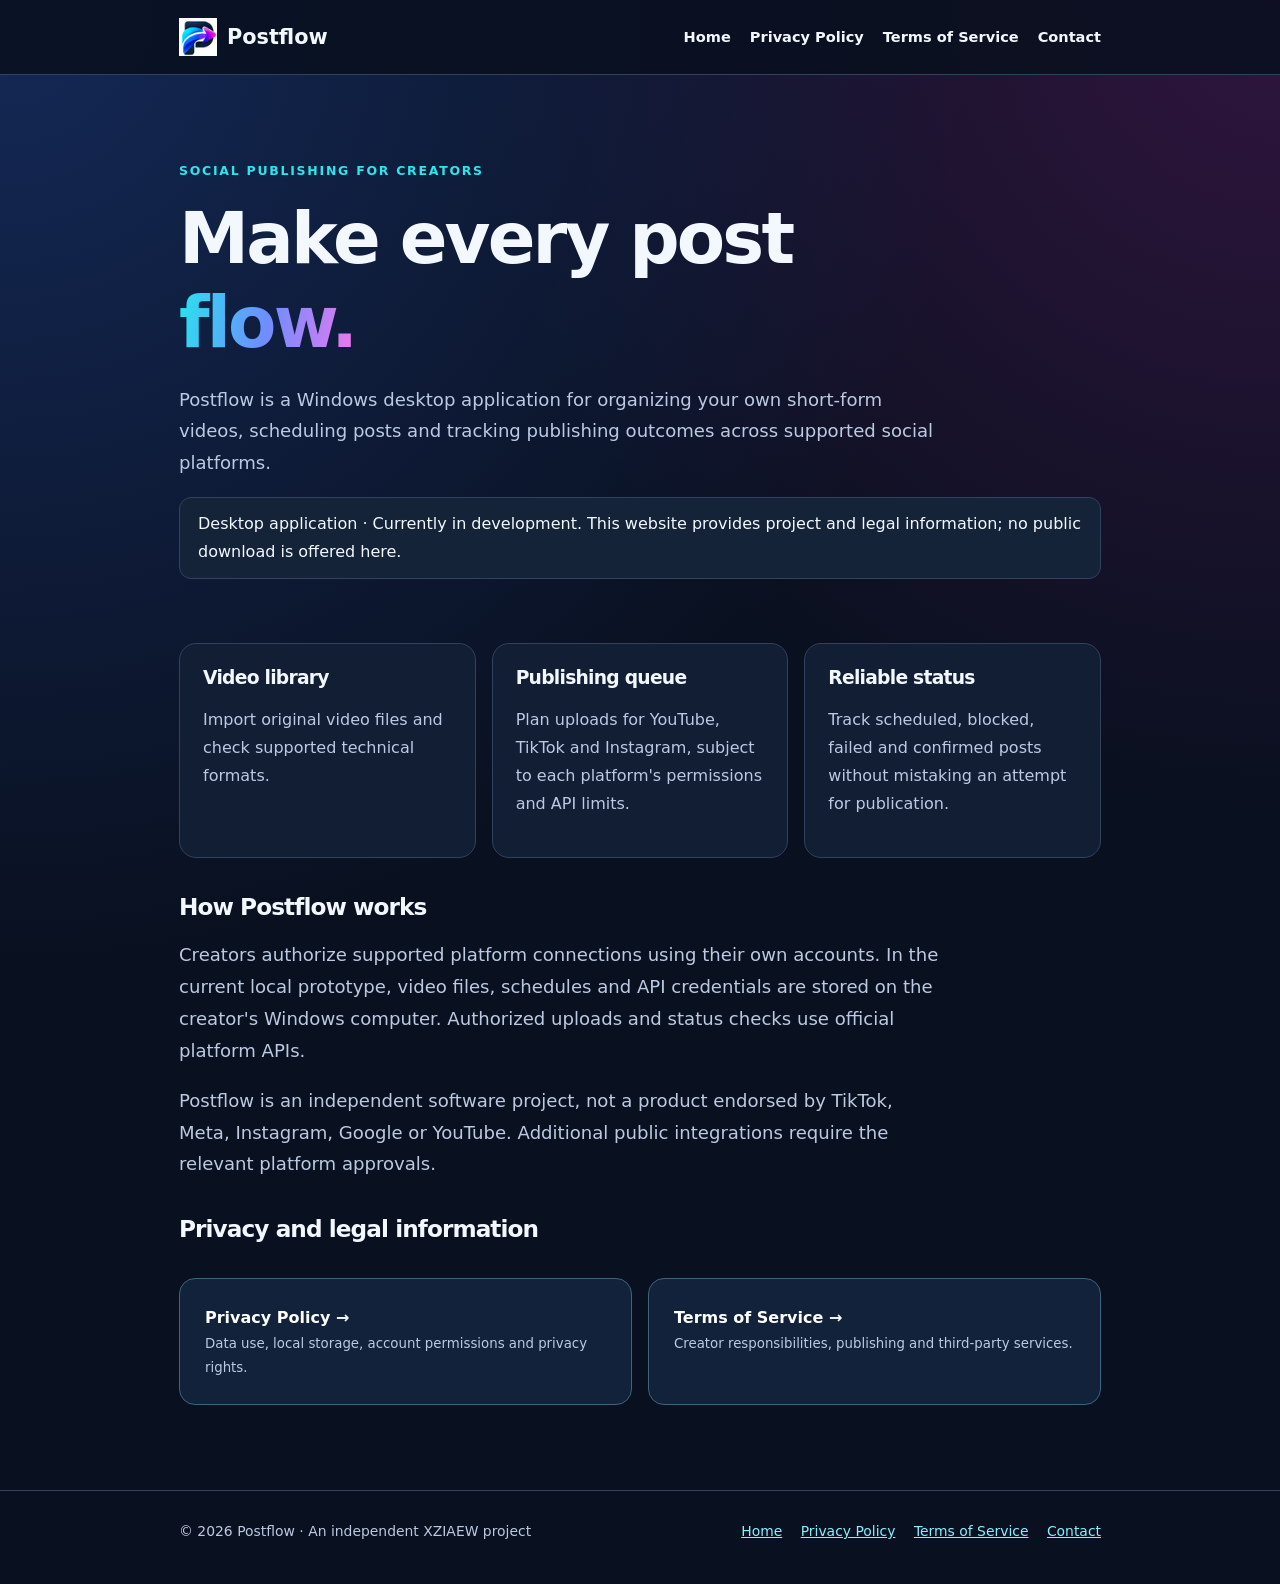
<file: postflow/index.html>
<!doctype html><html lang="en"><head><meta charset="utf-8"><meta name="viewport" content="width=device-width,initial-scale=1"><meta name="description" content="Postflow is a Windows desktop video library and publishing scheduler for creators. Read our Privacy Policy and Terms of Service."><meta name="theme-color" content="#09101f"><title>Postflow — Creator Publishing, Organized</title><link rel="stylesheet" href="style.css"><link rel="icon" href="brand-icon.png" type="image/png" sizes="48x48"></head><body><a class="skip" href="#main">Skip to content</a><header><div class="wrap"><a class="brand" href="./"><img class="icon" src="brand-icon.png" alt="" width="38" height="38"> Postflow</a><nav aria-label="Main navigation"><a href="./">Home</a><a href="privacy.html">Privacy Policy</a><a href="terms.html">Terms of Service</a><a href="mailto:xziaew@gmail.com">Contact</a></nav></div></header><main id="main" class="wrap"><section class="hero"><p class="kicker">Social publishing for creators</p><h1>Make every post <span class="gradient">flow.</span></h1><p class="lede">Postflow is a Windows desktop application for organizing your own short-form videos, scheduling posts and tracking publishing outcomes across supported social platforms.</p><div class="note">Desktop application · Currently in development. This website provides project and legal information; no public download is offered here.</div></section><section class="grid"><div class="card"><h3>Video library</h3><p>Import original video files and check supported technical formats.</p></div><div class="card"><h3>Publishing queue</h3><p>Plan uploads for YouTube, TikTok and Instagram, subject to each platform's permissions and API limits.</p></div><div class="card"><h3>Reliable status</h3><p>Track scheduled, blocked, failed and confirmed posts without mistaking an attempt for publication.</p></div></section><section><h2>How Postflow works</h2><p class="lede">Creators authorize supported platform connections using their own accounts. In the current local prototype, video files, schedules and API credentials are stored on the creator's Windows computer. Authorized uploads and status checks use official platform APIs.</p><p class="lede">Postflow is an independent software project, not a product endorsed by TikTok, Meta, Instagram, Google or YouTube. Additional public integrations require the relevant platform approvals.</p><h2>Privacy and legal information</h2><div class="links"><a href="privacy.html">Privacy Policy →<small>Data use, local storage, account permissions and privacy rights.</small></a><a href="terms.html">Terms of Service →<small>Creator responsibilities, publishing and third-party services.</small></a></div></section></main><footer><div class="wrap"><span>© 2026 Postflow · An independent XZIAEW project</span><span><a href="./">Home</a> <a href="privacy.html">Privacy Policy</a> <a href="terms.html">Terms of Service</a> <a href="mailto:xziaew@gmail.com">Contact</a></span></div></footer></body></html>
</file>
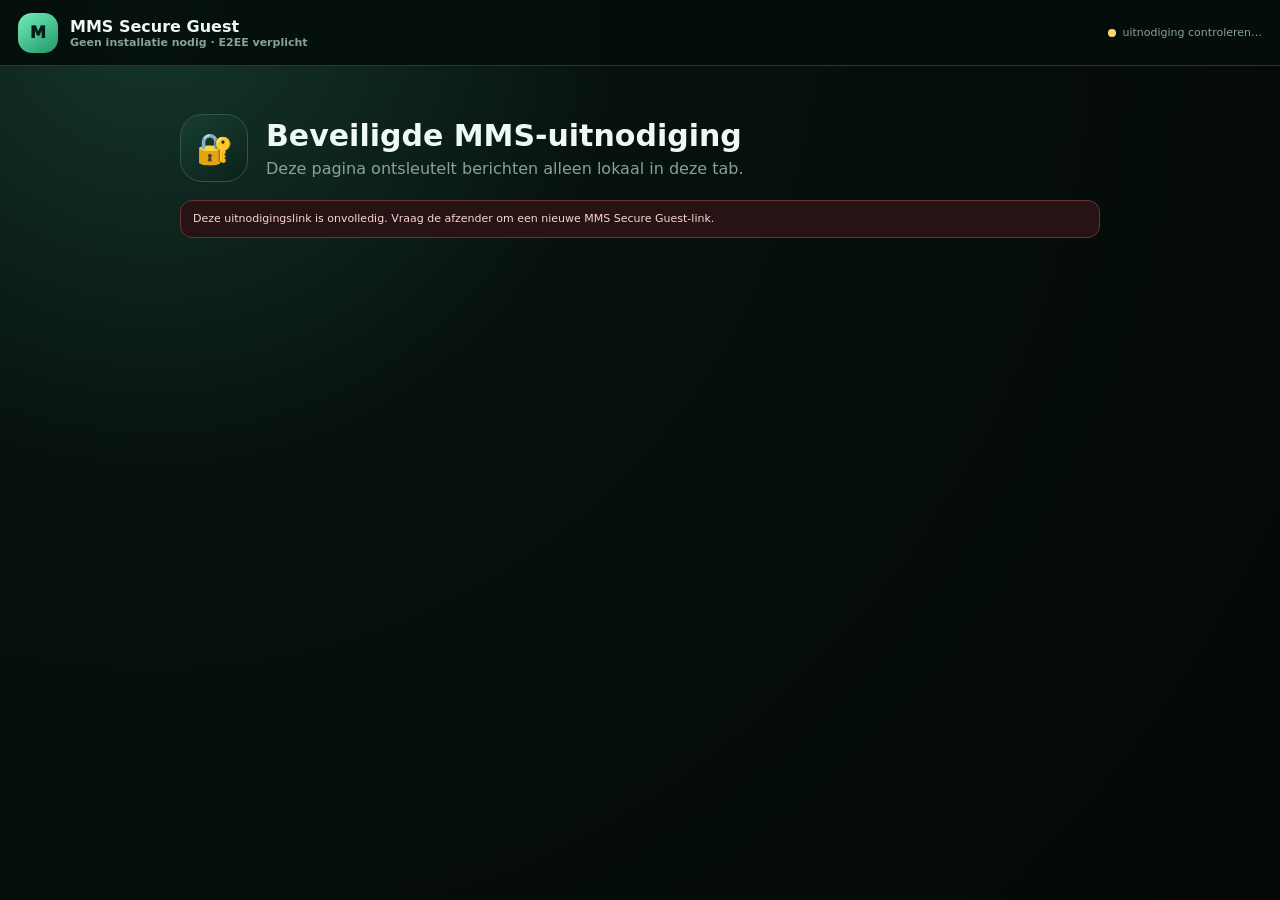
<file: guest.html>
<!doctype html><html lang="nl"><head><meta charset="utf-8"><meta http-equiv="Content-Security-Policy" content="default-src 'self'; script-src 'self'; style-src 'self'; img-src 'self' data:; connect-src 'self' https://qpgiqpnkyxbajjyhrsyr.supabase.co/functions/v1/mms; object-src 'none'; base-uri 'none'; form-action 'self'"><meta name="viewport" content="width=device-width,initial-scale=1"><meta name="theme-color" content="#07110f"><title>MMS Secure Guest</title><link rel="icon" href="./icon.svg"><link rel="stylesheet" href="./styles.css"><script type="module" src="./guest.js"></script></head><body>
<div class="guestPage">
<header class="topbar"><div class="brand"><div class="logo">M</div><div><strong>MMS Secure Guest</strong><span>Geen installatie nodig · E2EE verplicht</span></div></div><div id="guestStatus" class="status"><i></i><span>uitnodiging controleren…</span></div></header>
<main class="guestShell"><section class="guestHero"><div class="guestShield">🔐</div><div><h1 id="guestTitle">Beveiligde MMS-uitnodiging</h1><p id="guestSub">Deze pagina ontsleutelt berichten alleen lokaal in deze tab.</p></div></section><div id="guestNotice" class="notice">Open deze link alleen op een apparaat dat je vertrouwt.</div><div id="guestGate" class="guestGate"></div><section id="guestChat" class="guestChat hidden"><div class="guestSecurity"><strong id="ownerName">MMS-contact</strong><span id="guestSafety">Safety code laden…</span><span id="guestExpiry"></span></div><div id="guestMessages" class="messages guestMessages"></div><form id="guestComposer" class="composer"><input id="guestInput" autocomplete="off" placeholder="Versleuteld antwoord…"><button id="guestSend" class="send">➤</button></form></section></main>
</div>
</body></html>
</file>
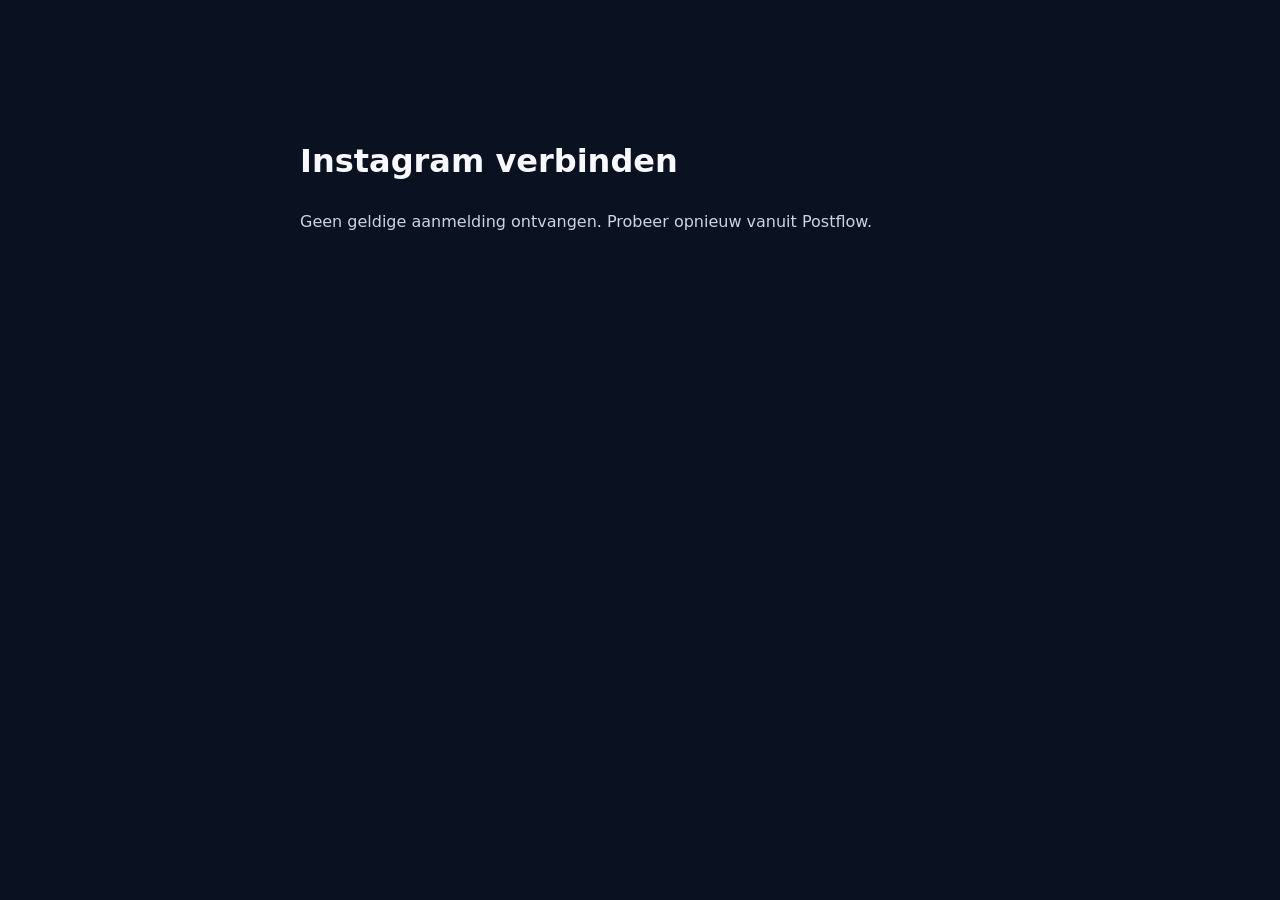
<file: postflow/instagram-callback-v041.html>
<!doctype html>
<html lang="nl"><head><meta charset="utf-8"><meta name="referrer" content="no-referrer"><meta name="viewport" content="width=device-width,initial-scale=1"><meta http-equiv="Content-Security-Policy" content="default-src 'none'; script-src 'unsafe-inline'; style-src 'unsafe-inline'; base-uri 'none'; form-action 'none'"><title>Postflow - Instagram verbinden</title><style>body{font:16px system-ui,sans-serif;max-width:680px;margin:10vh auto;padding:25px;background:#0a1120;color:#f7f9ff;line-height:1.6}p{color:#cbd5e1}</style><link rel="icon" href="brand-icon.png" type="image/png" sizes="48x48"></head><body><h1>Instagram verbinden</h1><p id="status">Je wordt doorgestuurd naar Postflow op je computer. Houd Postflow open.</p><script>
(()=>{'use strict';const q=new URLSearchParams(location.search);history.replaceState(null,'',location.pathname);const code=q.get('code'),state=q.get('state'),error=q.get('error');const el=document.getElementById('status');if(error){el.textContent='Instagram gaf geen toestemming: '+error+'. Ga terug naar Postflow.';return;}if(!code||!state||code.length>4096||!/^[\w-]{16,120}$/.test(state)){el.textContent='Geen geldige aanmelding ontvangen. Probeer opnieuw vanuit Postflow.';return;}const target=new URL('http://127.0.0.1:8877/oauth/instagram/callback');target.searchParams.set('code',code);target.searchParams.set('state',state);location.replace(target.href);})();</script><noscript>Schakel JavaScript in om terug te keren naar Postflow.</noscript></body></html>
</file>
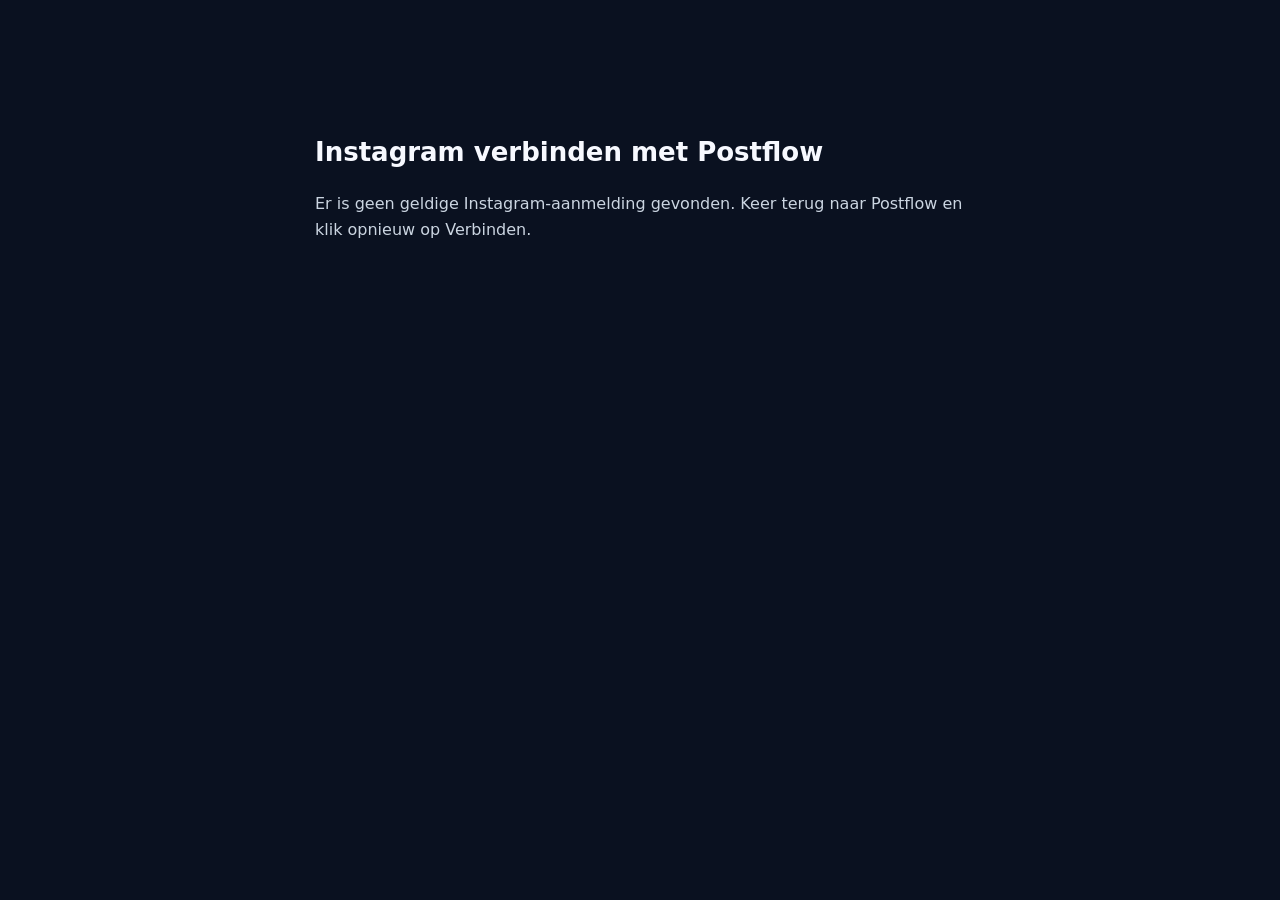
<file: postflow/instagram-callback.html>
<!doctype html>
<html lang="nl"><head><meta charset="utf-8"><meta name="viewport" content="width=device-width,initial-scale=1">
<meta name="referrer" content="no-referrer">
<meta http-equiv="Content-Security-Policy" content="default-src 'none'; script-src 'unsafe-inline'; style-src 'unsafe-inline'; base-uri 'none'; form-action 'none'">
<title>Postflow · Instagram verbinden</title>
<style>body{font:16px system-ui,sans-serif;max-width:650px;margin:10vh auto;padding:25px;background:#0a1120;color:#f7f9ff;line-height:1.6}h1{font-size:26px}p{color:#cbd5e1}code{color:#93c5fd}</style>
<link rel="icon" href="brand-icon.png" type="image/png" sizes="48x48"></head><body><h1>Instagram verbinden met Postflow</h1>
<p id="status">Je wordt teruggestuurd naar Postflow op je eigen computer. Houd Postflow open.</p>
<script>
(()=>{'use strict';
const query=new URLSearchParams(location.search);
history.replaceState(null,'',location.pathname);
const code=query.get('code'),state=query.get('state'),error=query.get('error'),errorReason=query.get('error_reason');
const label=document.getElementById('status');
if(error){label.textContent='Instagram heeft de verbinding niet toegestaan: '+(errorReason||error)+'. Keer terug naar Postflow.';return;}
if(!code||!state||code.length>4096||!/^[\w-]{16,120}$/.test(state)){label.textContent='Er is geen geldige Instagram-aanmelding gevonden. Keer terug naar Postflow en klik opnieuw op Verbinden.';return;}
const target=new URL('http://127.0.0.1:8765/oauth/instagram/callback');
target.searchParams.set('code',code);target.searchParams.set('state',state);
location.replace(target.href);
})();
</script>
<noscript>Schakel JavaScript in om terug te keren naar Postflow.</noscript>
</body></html>
</file>
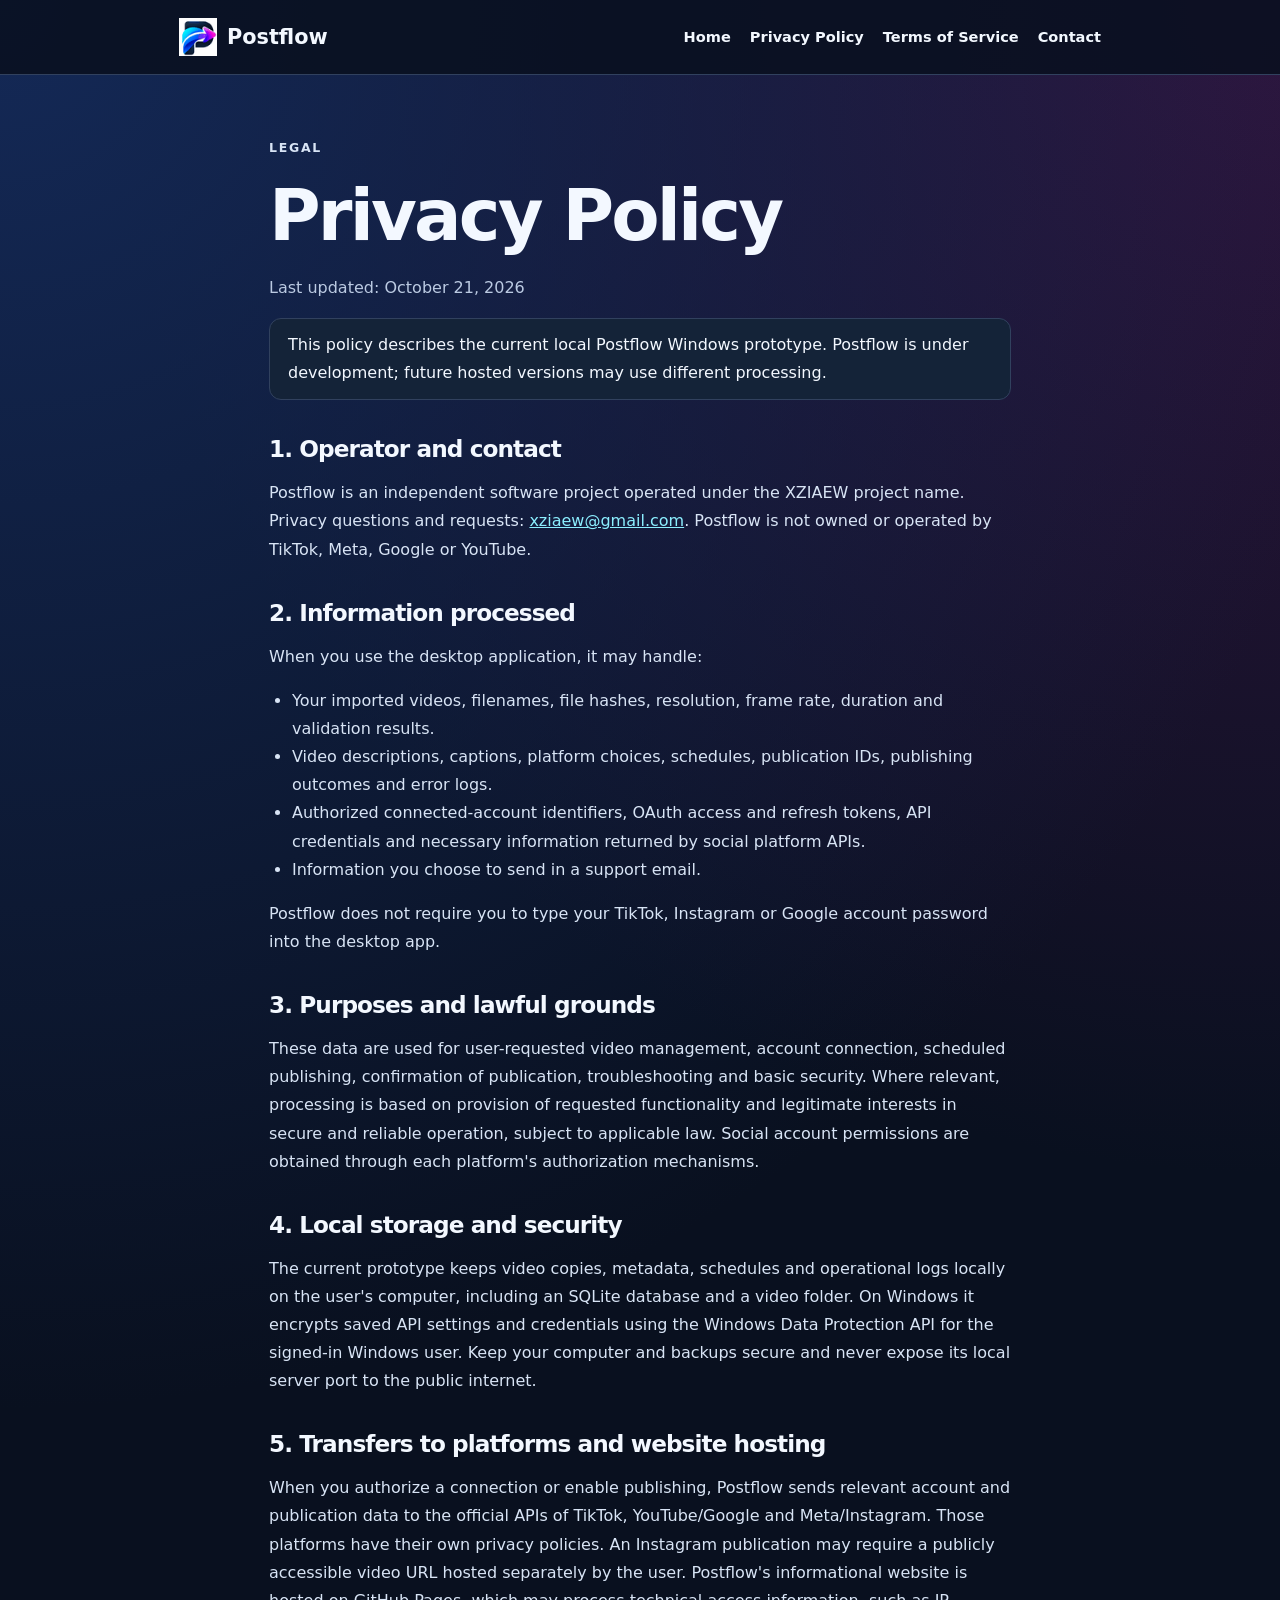
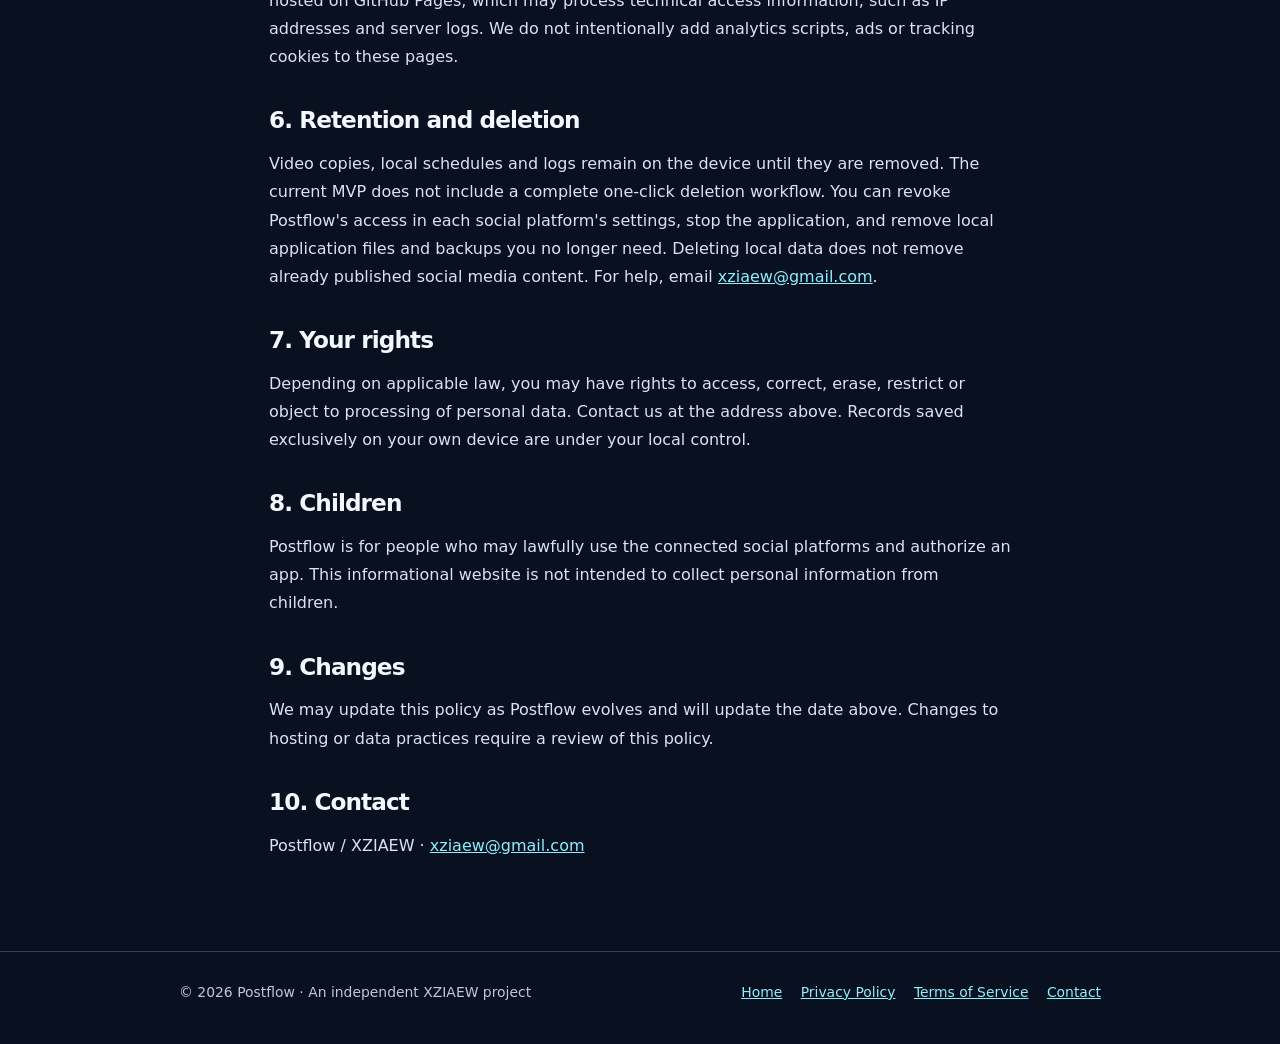
<file: postflow/privacy.html>
<!doctype html><html lang="en"><head><meta charset="utf-8"><meta name="viewport" content="width=device-width,initial-scale=1"><meta name="description" content="Privacy Policy for Postflow desktop video publishing software."><meta name="theme-color" content="#09101f"><title>Privacy Policy | Postflow</title><link rel="stylesheet" href="style.css"><link rel="icon" href="brand-icon.png" type="image/png" sizes="48x48"></head><body><a class="skip" href="#main">Skip to content</a><header><div class="wrap"><a class="brand" href="./"><img class="icon" src="brand-icon.png" alt="" width="38" height="38"> Postflow</a><nav aria-label="Main navigation"><a href="./">Home</a><a href="privacy.html">Privacy Policy</a><a href="terms.html">Terms of Service</a><a href="mailto:xziaew@gmail.com">Contact</a></nav></div></header><main id="main" class="wrap legal"><p class="kicker">Legal</p><h1>Privacy Policy</h1><p class="date">Last updated: October 21, 2026</p><div class="note">This policy describes the current local Postflow Windows prototype. Postflow is under development; future hosted versions may use different processing.</div>
<h2>1. Operator and contact</h2><p>Postflow is an independent software project operated under the XZIAEW project name. Privacy questions and requests: <a href="mailto:xziaew@gmail.com">xziaew@gmail.com</a>. Postflow is not owned or operated by TikTok, Meta, Google or YouTube.</p>
<h2>2. Information processed</h2><p>When you use the desktop application, it may handle:</p><ul><li>Your imported videos, filenames, file hashes, resolution, frame rate, duration and validation results.</li><li>Video descriptions, captions, platform choices, schedules, publication IDs, publishing outcomes and error logs.</li><li>Authorized connected-account identifiers, OAuth access and refresh tokens, API credentials and necessary information returned by social platform APIs.</li><li>Information you choose to send in a support email.</li></ul><p>Postflow does not require you to type your TikTok, Instagram or Google account password into the desktop app.</p>
<h2>3. Purposes and lawful grounds</h2><p>These data are used for user-requested video management, account connection, scheduled publishing, confirmation of publication, troubleshooting and basic security. Where relevant, processing is based on provision of requested functionality and legitimate interests in secure and reliable operation, subject to applicable law. Social account permissions are obtained through each platform's authorization mechanisms.</p>
<h2>4. Local storage and security</h2><p>The current prototype keeps video copies, metadata, schedules and operational logs locally on the user's computer, including an SQLite database and a video folder. On Windows it encrypts saved API settings and credentials using the Windows Data Protection API for the signed-in Windows user. Keep your computer and backups secure and never expose its local server port to the public internet.</p>
<h2>5. Transfers to platforms and website hosting</h2><p>When you authorize a connection or enable publishing, Postflow sends relevant account and publication data to the official APIs of TikTok, YouTube/Google and Meta/Instagram. Those platforms have their own privacy policies. An Instagram publication may require a publicly accessible video URL hosted separately by the user. Postflow's informational website is hosted on GitHub Pages, which may process technical access information, such as IP addresses and server logs. We do not intentionally add analytics scripts, ads or tracking cookies to these pages.</p>
<h2>6. Retention and deletion</h2><p>Video copies, local schedules and logs remain on the device until they are removed. The current MVP does not include a complete one-click deletion workflow. You can revoke Postflow's access in each social platform's settings, stop the application, and remove local application files and backups you no longer need. Deleting local data does not remove already published social media content. For help, email <a href="mailto:xziaew@gmail.com">xziaew@gmail.com</a>.</p>
<h2>7. Your rights</h2><p>Depending on applicable law, you may have rights to access, correct, erase, restrict or object to processing of personal data. Contact us at the address above. Records saved exclusively on your own device are under your local control.</p>
<h2>8. Children</h2><p>Postflow is for people who may lawfully use the connected social platforms and authorize an app. This informational website is not intended to collect personal information from children.</p>
<h2>9. Changes</h2><p>We may update this policy as Postflow evolves and will update the date above. Changes to hosting or data practices require a review of this policy.</p>
<h2>10. Contact</h2><p>Postflow / XZIAEW · <a href="mailto:xziaew@gmail.com">xziaew@gmail.com</a></p></main><footer><div class="wrap"><span>© 2026 Postflow · An independent XZIAEW project</span><span><a href="./">Home</a> <a href="privacy.html">Privacy Policy</a> <a href="terms.html">Terms of Service</a> <a href="mailto:xziaew@gmail.com">Contact</a></span></div></footer></body></html>
</file>
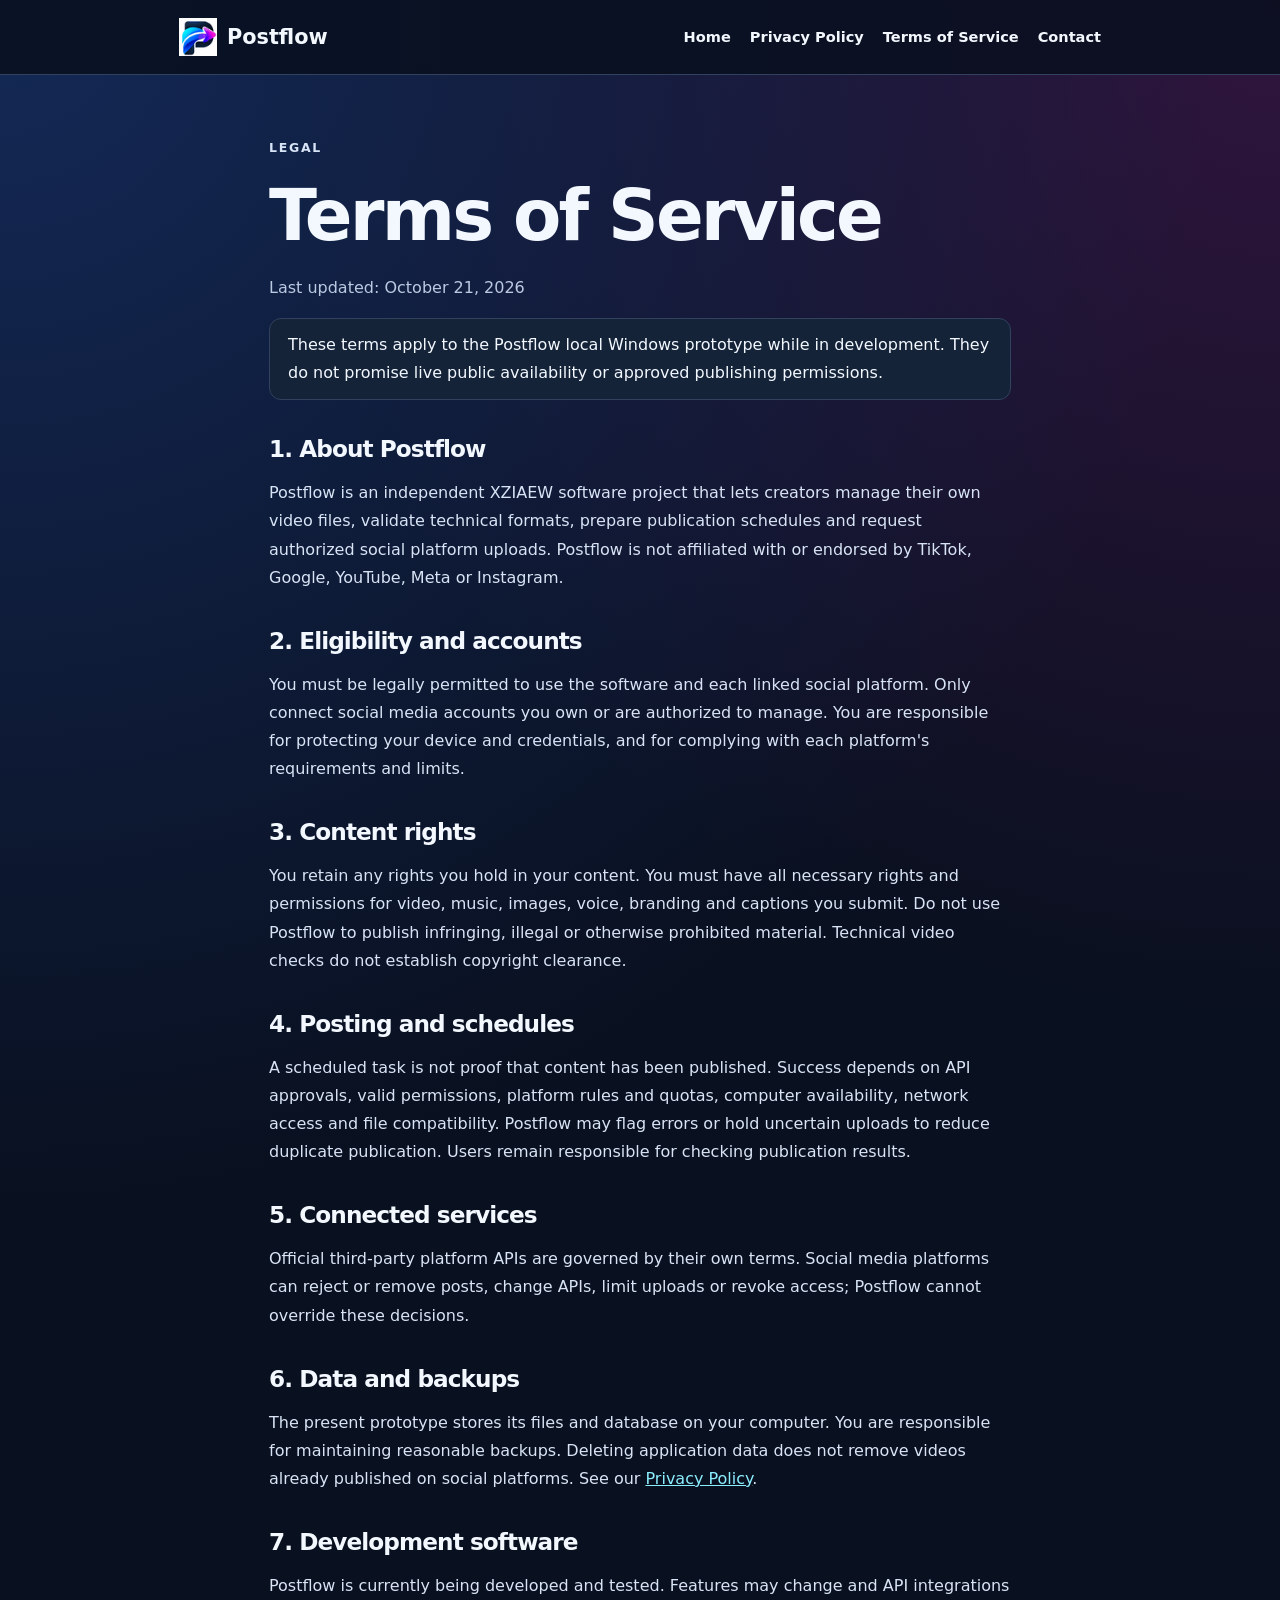
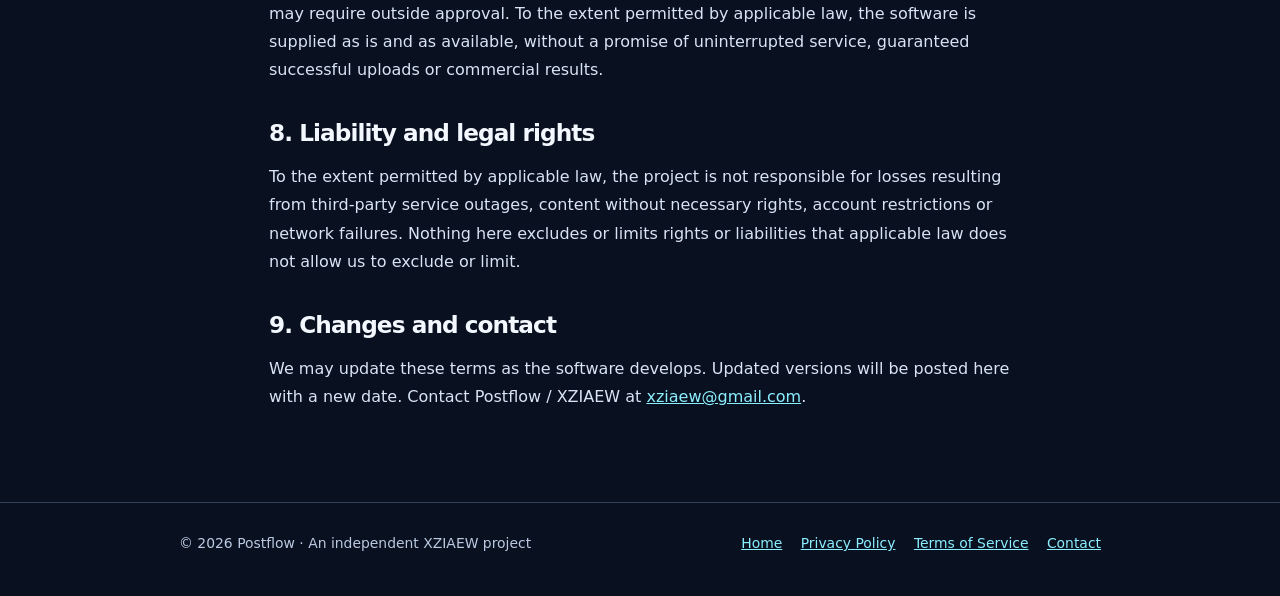
<file: postflow/terms.html>
<!doctype html><html lang="en"><head><meta charset="utf-8"><meta name="viewport" content="width=device-width,initial-scale=1"><meta name="description" content="Terms of Service for the Postflow local Windows video scheduling application."><meta name="theme-color" content="#09101f"><title>Terms of Service | Postflow</title><link rel="stylesheet" href="style.css"><link rel="icon" href="brand-icon.png" type="image/png" sizes="48x48"></head><body><a class="skip" href="#main">Skip to content</a><header><div class="wrap"><a class="brand" href="./"><img class="icon" src="brand-icon.png" alt="" width="38" height="38"> Postflow</a><nav aria-label="Main navigation"><a href="./">Home</a><a href="privacy.html">Privacy Policy</a><a href="terms.html">Terms of Service</a><a href="mailto:xziaew@gmail.com">Contact</a></nav></div></header><main id="main" class="wrap legal"><p class="kicker">Legal</p><h1>Terms of Service</h1><p class="date">Last updated: October 21, 2026</p><div class="note">These terms apply to the Postflow local Windows prototype while in development. They do not promise live public availability or approved publishing permissions.</div>
<h2>1. About Postflow</h2><p>Postflow is an independent XZIAEW software project that lets creators manage their own video files, validate technical formats, prepare publication schedules and request authorized social platform uploads. Postflow is not affiliated with or endorsed by TikTok, Google, YouTube, Meta or Instagram.</p>
<h2>2. Eligibility and accounts</h2><p>You must be legally permitted to use the software and each linked social platform. Only connect social media accounts you own or are authorized to manage. You are responsible for protecting your device and credentials, and for complying with each platform's requirements and limits.</p>
<h2>3. Content rights</h2><p>You retain any rights you hold in your content. You must have all necessary rights and permissions for video, music, images, voice, branding and captions you submit. Do not use Postflow to publish infringing, illegal or otherwise prohibited material. Technical video checks do not establish copyright clearance.</p>
<h2>4. Posting and schedules</h2><p>A scheduled task is not proof that content has been published. Success depends on API approvals, valid permissions, platform rules and quotas, computer availability, network access and file compatibility. Postflow may flag errors or hold uncertain uploads to reduce duplicate publication. Users remain responsible for checking publication results.</p>
<h2>5. Connected services</h2><p>Official third-party platform APIs are governed by their own terms. Social media platforms can reject or remove posts, change APIs, limit uploads or revoke access; Postflow cannot override these decisions.</p>
<h2>6. Data and backups</h2><p>The present prototype stores its files and database on your computer. You are responsible for maintaining reasonable backups. Deleting application data does not remove videos already published on social platforms. See our <a href="privacy.html">Privacy Policy</a>.</p>
<h2>7. Development software</h2><p>Postflow is currently being developed and tested. Features may change and API integrations may require outside approval. To the extent permitted by applicable law, the software is supplied as is and as available, without a promise of uninterrupted service, guaranteed successful uploads or commercial results.</p>
<h2>8. Liability and legal rights</h2><p>To the extent permitted by applicable law, the project is not responsible for losses resulting from third-party service outages, content without necessary rights, account restrictions or network failures. Nothing here excludes or limits rights or liabilities that applicable law does not allow us to exclude or limit.</p>
<h2>9. Changes and contact</h2><p>We may update these terms as the software develops. Updated versions will be posted here with a new date. Contact Postflow / XZIAEW at <a href="mailto:xziaew@gmail.com">xziaew@gmail.com</a>.</p></main><footer><div class="wrap"><span>© 2026 Postflow · An independent XZIAEW project</span><span><a href="./">Home</a> <a href="privacy.html">Privacy Policy</a> <a href="terms.html">Terms of Service</a> <a href="mailto:xziaew@gmail.com">Contact</a></span></div></footer></body></html>
</file>
<file: styles.css>
:root{--bg:#06100d;--panel:#0b1814;--panel2:#10231c;--line:#203b31;--text:#eef9f5;--muted:#86a399;--accent:#62e6ae;--accent2:#2fbb82;--danger:#ff8585;--warn:#ffd479;--shadow:0 30px 90px rgba(0,0,0,.45)}*{box-sizing:border-box}html,body{height:100%;margin:0;font-family:Inter,ui-sans-serif,system-ui,-apple-system,"Segoe UI",sans-serif;background:radial-gradient(circle at 12% 0,#15372d 0,#07110e 33%,#030806 100%);color:var(--text)}button,input,textarea{font:inherit}.hidden{display:none!important}.app{height:100%;display:flex;flex-direction:column}.topbar{height:66px;display:flex;align-items:center;justify-content:space-between;padding:0 18px;background:rgba(5,14,11,.9);border-bottom:1px solid var(--line);backdrop-filter:blur(18px);z-index:5}.brand{display:flex;gap:12px;align-items:center}.brand span{display:block;color:var(--muted);font-size:11px;font-weight:600}.logo{width:40px;height:40px;border-radius:14px;background:linear-gradient(145deg,#72efbb,#229668);display:grid;place-items:center;color:#032016;font-weight:1000}.actions{display:flex;gap:8px}
.mobileOnly,.mobileTopActions,.mobileNav{display:none}.profileLine{display:flex;align-items:center;justify-content:space-between;gap:12px}.chatIdentity{min-width:0}.iconBtn{width:42px;height:42px;border:1px solid var(--line);border-radius:14px;background:#102019;color:var(--text);font-size:22px;display:grid;place-items:center;cursor:pointer}.iconBtn:disabled{opacity:.35;cursor:not-allowed}
.btn{border:1px solid var(--line);background:#102019;color:var(--text);padding:9px 12px;border-radius:12px;cursor:pointer}.btn:disabled{opacity:.4;cursor:not-allowed}.btn.primary{background:var(--accent);border-color:transparent;color:#042117;font-weight:850}.layout{flex:1;min-height:0;display:grid;grid-template-columns:330px minmax(0,1fr)}.side{border-right:1px solid var(--line);background:rgba(8,20,16,.78);display:flex;flex-direction:column;min-height:0}.profile{padding:18px;border-bottom:1px solid var(--line)}.me{font-weight:850}.sub{font-size:11px;color:var(--muted);margin-top:5px}.add{padding:13px;border-bottom:1px solid var(--line)}textarea,input{width:100%;border:1px solid var(--line);background:#08140f;color:var(--text);outline:none;border-radius:12px;padding:11px 12px}textarea:focus,input:focus{border-color:var(--accent2);box-shadow:0 0 0 3px rgba(47,187,130,.1)}.add textarea{resize:vertical;min-height:72px}.add .btn{width:100%;margin-top:8px}.error{color:#ffabab;font-size:11px;min-height:16px;margin-top:5px}.contacts{padding:10px;overflow:auto}.contact{width:100%;display:grid;grid-template-columns:44px 1fr auto;align-items:center;gap:10px;padding:10px;border:0;border-radius:14px;background:transparent;color:var(--text);text-align:left;cursor:pointer}.contact:hover,.contact.active{background:#12261e}.avatar{width:44px;height:44px;border-radius:14px;background:linear-gradient(145deg,#24493c,#10251e);display:grid;place-items:center;font-weight:900}.name{font-weight:800}.preview{font-size:11px;color:var(--muted);white-space:nowrap;overflow:hidden;text-overflow:ellipsis;max-width:190px}.badge{font-size:9px;padding:3px 6px;border-radius:999px;color:var(--accent);border:1px solid #315747}.chat{min-width:0;min-height:0;display:flex;flex-direction:column}.chatHead{height:75px;padding:0 22px;border-bottom:1px solid var(--line);display:flex;align-items:center;justify-content:space-between;background:rgba(8,20,16,.58)}.chatTitle{font-weight:900}.secure{font-size:11px;color:var(--accent);margin-top:4px}.status{display:flex;align-items:center;gap:7px;color:var(--muted);font-size:11px}.status i{width:8px;height:8px;border-radius:50%;background:var(--warn)}.status.ok{color:var(--accent)}.status.ok i{background:var(--accent);box-shadow:0 0 12px var(--accent)}.messages{flex:1;min-height:0;overflow:auto;padding:24px;display:flex;flex-direction:column;gap:11px}.empty{margin:auto;text-align:center;max-width:520px;color:var(--muted)}.empty h2{margin:0 0 8px;color:var(--text)}.bubble{max-width:min(680px,78%);padding:11px 13px;border-radius:16px;line-height:1.4}.bubble.in{align-self:flex-start;background:#11251d;border:1px solid #254237;border-bottom-left-radius:5px}.bubble.out{align-self:flex-end;background:linear-gradient(145deg,#33c38a,#18835c);color:#031c13;border-bottom-right-radius:5px}.meta{font-size:9px;opacity:.65;margin-top:5px}.composer{padding:14px 18px 18px;border-top:1px solid var(--line);display:flex;gap:9px}.composer input{flex:1}.send{width:48px;border:0;border-radius:14px;background:var(--accent);color:#052016;font-size:18px;font-weight:900;cursor:pointer}.send:disabled{opacity:.4}.overlay{position:fixed;inset:0;background:rgba(2,7,5,.82);backdrop-filter:blur(14px);display:grid;place-items:center;padding:20px;z-index:20}.card,.modal{width:min(550px,calc(100% - 30px));background:linear-gradient(180deg,#10221b,#08140f);border:1px solid #29493c;border-radius:22px;padding:24px;box-shadow:var(--shadow)}.card h1,.card h2,.modal h2{margin:0 0 8px}.card p,.modal p{color:var(--muted);line-height:1.5}.field{margin:13px 0}.field label{display:block;font-size:11px;color:#b9cec6;margin-bottom:6px}.row{display:flex;gap:9px}.row>*{flex:1}.accounts{display:grid;gap:9px;margin:16px 0}.account{border:1px solid var(--line);background:#0c1b16;border-radius:14px;padding:12px;display:flex;justify-content:space-between;gap:10px;align-items:center}.account small{display:block;color:var(--muted);margin-top:3px}.notice{border:1px solid #5d4d25;background:#211b0b;color:#ffe7a5;padding:10px 12px;border-radius:12px;font-size:11px;line-height:1.45;margin:12px 0}.good{border-color:#285846;background:#0b2119;color:#baf6dd}.danger{border-color:#633535;background:#271313;color:#ffd3d3}.codebox{white-space:pre-wrap;word-break:break-all;background:#040c09;border:1px solid var(--line);padding:12px;border-radius:12px;font-family:ui-monospace,SFMono-Regular,Menlo,monospace;font-size:10px;color:#bdf5dc;max-height:220px;overflow:auto}.modal{position:fixed;right:18px;top:82px;z-index:30;max-height:calc(100% - 100px);overflow:auto}.pill{display:inline-block;border:1px solid #2d5143;color:var(--accent);border-radius:999px;padding:4px 7px;font-size:10px;margin:2px}.kv{display:grid;grid-template-columns:145px 1fr;gap:7px;font-size:11px;margin:12px 0}.kv div:nth-child(odd){color:var(--muted)}@media(max-width:820px){
html,body{height:100dvh;min-height:100dvh;overflow:hidden;background:#06100d}.app{height:calc(100dvh - 72px);padding-bottom:0}.topbar{height:58px;padding:max(8px,env(safe-area-inset-top)) 14px 8px;min-height:58px;background:#07110f}.brand .logo{width:36px;height:36px;border-radius:12px}.brand span{display:none}.brand strong{font-size:18px}.actions{display:none}.mobileTopActions,.mobileOnly{display:flex}.layout{grid-template-columns:1fr;height:calc(100% - 58px);min-height:0}.side{display:flex;border-right:0;background:#07110f}.profile{padding:16px 16px 13px}.profileLine{align-items:flex-start}.me{font-size:22px}.sub{font-size:10px;max-width:280px;white-space:nowrap;overflow:hidden;text-overflow:ellipsis}.add{padding:12px 16px}.add textarea{min-height:58px;max-height:86px}.contacts{padding:6px 10px 16px}.contact{grid-template-columns:52px minmax(0,1fr) auto;padding:12px 8px;border-radius:16px}.avatar{width:52px;height:52px;border-radius:18px}.name{font-size:16px}.preview{font-size:12px;max-width:none}.badge{font-size:8px}.chat{display:none;background:#06100d}.mobile-chat .side{display:none}.mobile-chat .chat{display:flex}.chatHead{height:68px;padding:8px 10px;gap:8px;background:#08140f}.chatHead .iconBtn{flex:0 0 40px;width:40px;height:40px;border:0;background:transparent;font-size:32px}.chatIdentity{flex:1;overflow:hidden}.chatTitle{white-space:nowrap;overflow:hidden;text-overflow:ellipsis;font-size:16px}.secure{white-space:nowrap;overflow:hidden;text-overflow:ellipsis;font-size:9px;max-width:220px}.status{display:none}.messages{padding:14px 12px 18px;gap:8px}.bubble{max-width:86%;padding:10px 12px;border-radius:18px;font-size:15px}.composer{padding:9px 10px calc(10px + env(safe-area-inset-bottom));gap:8px;background:#08140f}.composer input{min-height:46px;border-radius:18px;font-size:16px}.send{width:46px;height:46px;border-radius:50%}.mobileNav{position:fixed;display:grid;grid-template-columns:repeat(3,1fr);left:0;right:0;bottom:0;height:72px;padding:7px 10px calc(7px + env(safe-area-inset-bottom));background:rgba(6,16,13,.97);border-top:1px solid var(--line);backdrop-filter:blur(20px);z-index:12}.mobile-chat .mobileNav{display:none}.mobileNavBtn{border:0;background:transparent;color:var(--muted);display:flex;flex-direction:column;align-items:center;justify-content:center;gap:2px;border-radius:14px;cursor:pointer}.mobileNavBtn span{font-size:20px}.mobileNavBtn small{font-size:10px;font-weight:750}.mobileNavBtn.active{color:var(--accent);background:rgba(98,230,174,.08)}.mobileNavBtn:disabled{opacity:.35}.modal{left:0;right:0;top:auto;bottom:0;width:100%;max-height:88dvh;border-radius:24px 24px 0 0;padding:20px 18px calc(20px + env(safe-area-inset-bottom));border-left:0;border-right:0;border-bottom:0}.card{width:min(100%,520px);border-radius:24px;padding:20px}.overlay{padding:14px;padding-top:max(14px,env(safe-area-inset-top));padding-bottom:max(14px,env(safe-area-inset-bottom))}.row{flex-direction:column}.kv{grid-template-columns:1fr;gap:3px}.kv div:nth-child(even){margin-bottom:9px}.codebox{max-height:150px}.guestShell{width:100%;padding:12px 10px calc(20px + env(safe-area-inset-bottom))}.guestHero{margin:10px 6px 14px}.guestHero h1{font-size:22px}.guestHero p{font-size:12px}.guestChat{height:calc(100dvh - 160px);min-height:0;border-radius:18px}.guestMessages{padding:12px}.guestSecurity{padding:12px}.guestPage .topbar{position:sticky;top:0}.guestPage .status span{display:none}}
.guestPage{min-height:100%;display:flex;flex-direction:column}.guestShell{width:min(920px,calc(100% - 30px));margin:0 auto;padding:34px 0 50px}.guestHero{display:flex;align-items:center;gap:18px;margin:14px 0 18px}.guestHero h1{margin:0 0 6px;font-size:30px}.guestHero p{margin:0;color:var(--muted)}.guestShield{width:68px;height:68px;border-radius:22px;background:linear-gradient(145deg,#183f31,#0b2119);border:1px solid #315747;display:grid;place-items:center;font-size:30px}.guestGate{display:grid;place-items:center;padding:28px 0}.guestCard{position:static;width:min(560px,100%)}.guestCard>.btn{width:100%;margin-top:10px}.guestChat{height:min(680px,calc(100vh - 210px));min-height:480px;border:1px solid var(--line);border-radius:22px;overflow:hidden;background:rgba(8,20,16,.78);display:flex;flex-direction:column;box-shadow:var(--shadow)}.guestSecurity{padding:14px 18px;border-bottom:1px solid var(--line);display:grid;gap:4px}.guestSecurity span{font-size:11px;color:var(--muted)}.guestMessages{padding:18px}.guestShell label{display:block;color:#b9cec6;font-size:11px;margin:12px 0 6px}@media(max-width:650px){.guestShell{width:min(100% - 18px,920px);padding-top:18px}.guestHero h1{font-size:24px}.guestChat{height:calc(100dvh - 190px);min-height:420px}.guestShield{width:54px;height:54px;border-radius:17px}.topbar{padding:max(8px,env(safe-area-inset-top)) 11px 8px}}

.installGate{margin:14px 0;padding:13px;border:1px solid #315747;background:#0b2119;border-radius:16px;display:flex;align-items:center;justify-content:space-between;gap:12px}.installGate strong{display:block;font-size:13px}.installGate small{display:block;color:var(--muted);font-size:10px;margin-top:4px}.installGate .btn{white-space:nowrap}.installSteps{border:1px solid var(--line);background:#091712;border-radius:15px;padding:14px;margin:12px 0;color:var(--text);line-height:1.55}.installSteps strong{color:var(--accent);font-size:15px}.installSteps ol{padding-left:22px;margin:10px 0}.installSteps li{margin:7px 0}.installSteps p{margin:9px 0 0;color:var(--muted);font-size:11px}
@media(max-width:820px){.mobileTopActions{align-items:center;gap:6px}.mobileTopActions .iconBtn{width:38px;height:38px;font-size:20px}.installGate{align-items:stretch;flex-direction:column}.installGate .btn{width:100%}}
</file>
<file: postflow/style.css>
:root{color-scheme:dark;--bg:#09101f;--fg:#f3f8ff;--muted:#bbcae2;--edge:#31415e;--cyan:#2fe5ed}*{box-sizing:border-box}body{margin:0;background:radial-gradient(circle at top left,#142957,transparent 48%),radial-gradient(circle at top right,#30153e,transparent 40%),var(--bg);color:var(--fg);font:16px/1.76 system-ui,'Segoe UI',Arial,sans-serif}a{color:#8cefff}a:hover{color:white}.wrap{max-width:970px;padding:0 24px;margin:auto}header{border-bottom:1px solid var(--edge);background:#09101fdc}header .wrap{display:flex;align-items:center;justify-content:space-between;gap:16px;flex-wrap:wrap;padding-top:18px;padding-bottom:18px}.brand{color:var(--fg);text-decoration:none;font-size:1.3rem;font-weight:850;display:flex;align-items:center;gap:10px}.icon{width:38px;height:38px;object-fit:contain;display:block}nav{display:flex;gap:19px;flex-wrap:wrap}nav a{color:var(--fg);text-decoration:none;font-size:.91rem;font-weight:650}h1,h2,h3{line-height:1.2;letter-spacing:-.04em}h1{font-size:clamp(2.5rem,6vw,4.4rem);margin:.2em 0}h2{font-size:1.45rem;margin:35px 0 14px}.hero{padding-top:73px;padding-bottom:34px}.hero h1{max-width:800px}.gradient{background:linear-gradient(100deg,#28e4ee,#6e8dff,#ee79ec);color:transparent;background-clip:text}.kicker{font-weight:800;letter-spacing:.14em;font-size:.78rem;text-transform:uppercase;color:var(--cyan)}.lede{max-width:760px;color:var(--muted);font-size:1.13rem}.note{border:1px solid var(--edge);padding:12px 18px;border-radius:12px;background:#142338}.grid{display:grid;grid-template-columns:repeat(3,1fr);gap:16px;margin:30px 0}.card{background:#111e34;border:1px solid var(--edge);border-radius:17px;padding:23px}.card h3{margin:0}.card p{color:var(--muted)}.legal{max-width:790px;padding-top:50px;padding-bottom:75px}.legal .date{color:var(--muted)}.legal p,.legal li{color:#d8e4f5}.legal ul{padding-left:23px}.links{display:grid;grid-template-columns:repeat(2,1fr);gap:16px;margin:35px 0 85px}.links a{display:block;padding:25px;border-radius:16px;border:1px solid #3f637a;background:#11223a;color:white;font-weight:750;text-decoration:none}.links a:hover{border-color:var(--cyan)}.links small{display:block;color:var(--muted);font-weight:400}footer{border-top:1px solid var(--edge);padding:28px 0 40px;color:var(--muted);font-size:.87rem}footer .wrap{display:flex;justify-content:space-between;gap:16px;flex-wrap:wrap}footer a{margin-left:14px}.skip{position:absolute;left:-9999px}.skip:focus{left:10px;top:10px;background:#fff;color:#000;padding:12px;z-index:100}@media(max-width:650px){.grid,.links{grid-template-columns:1fr}.hero{padding-top:42px}}
</file>
